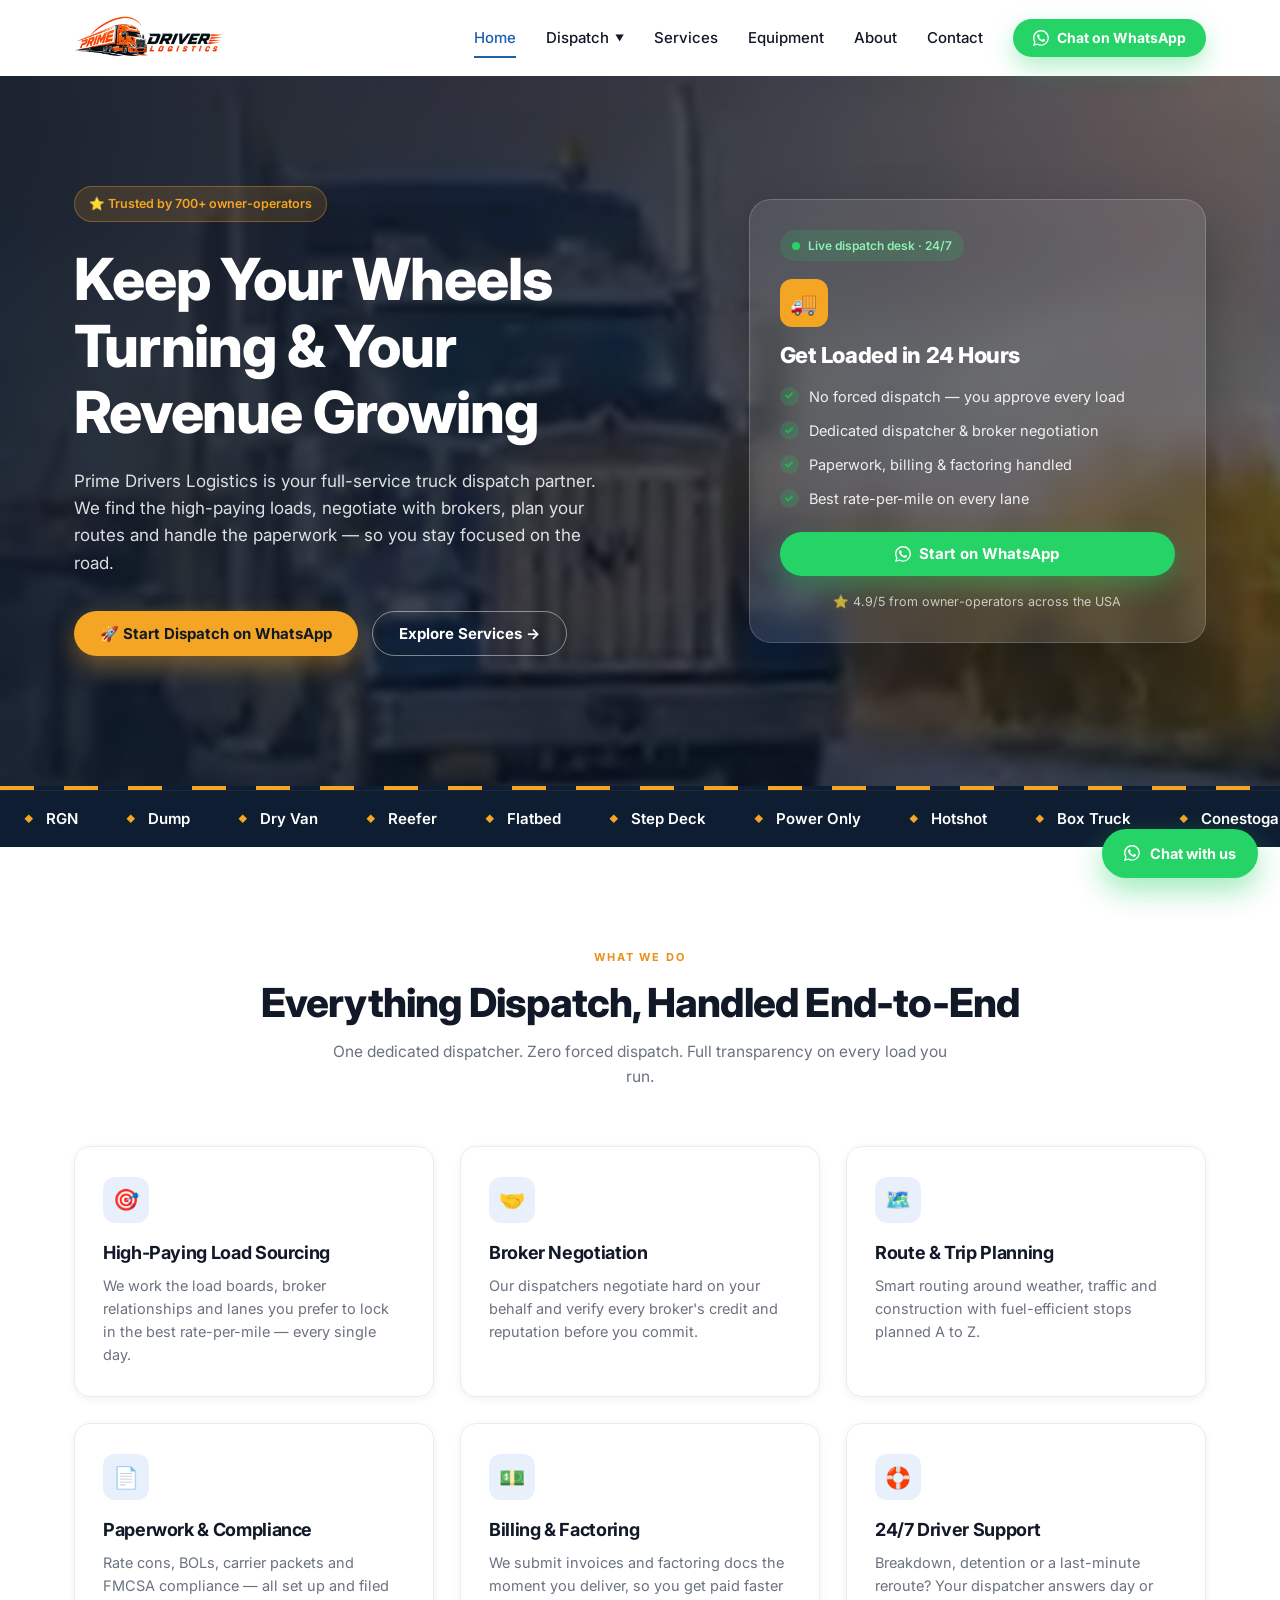
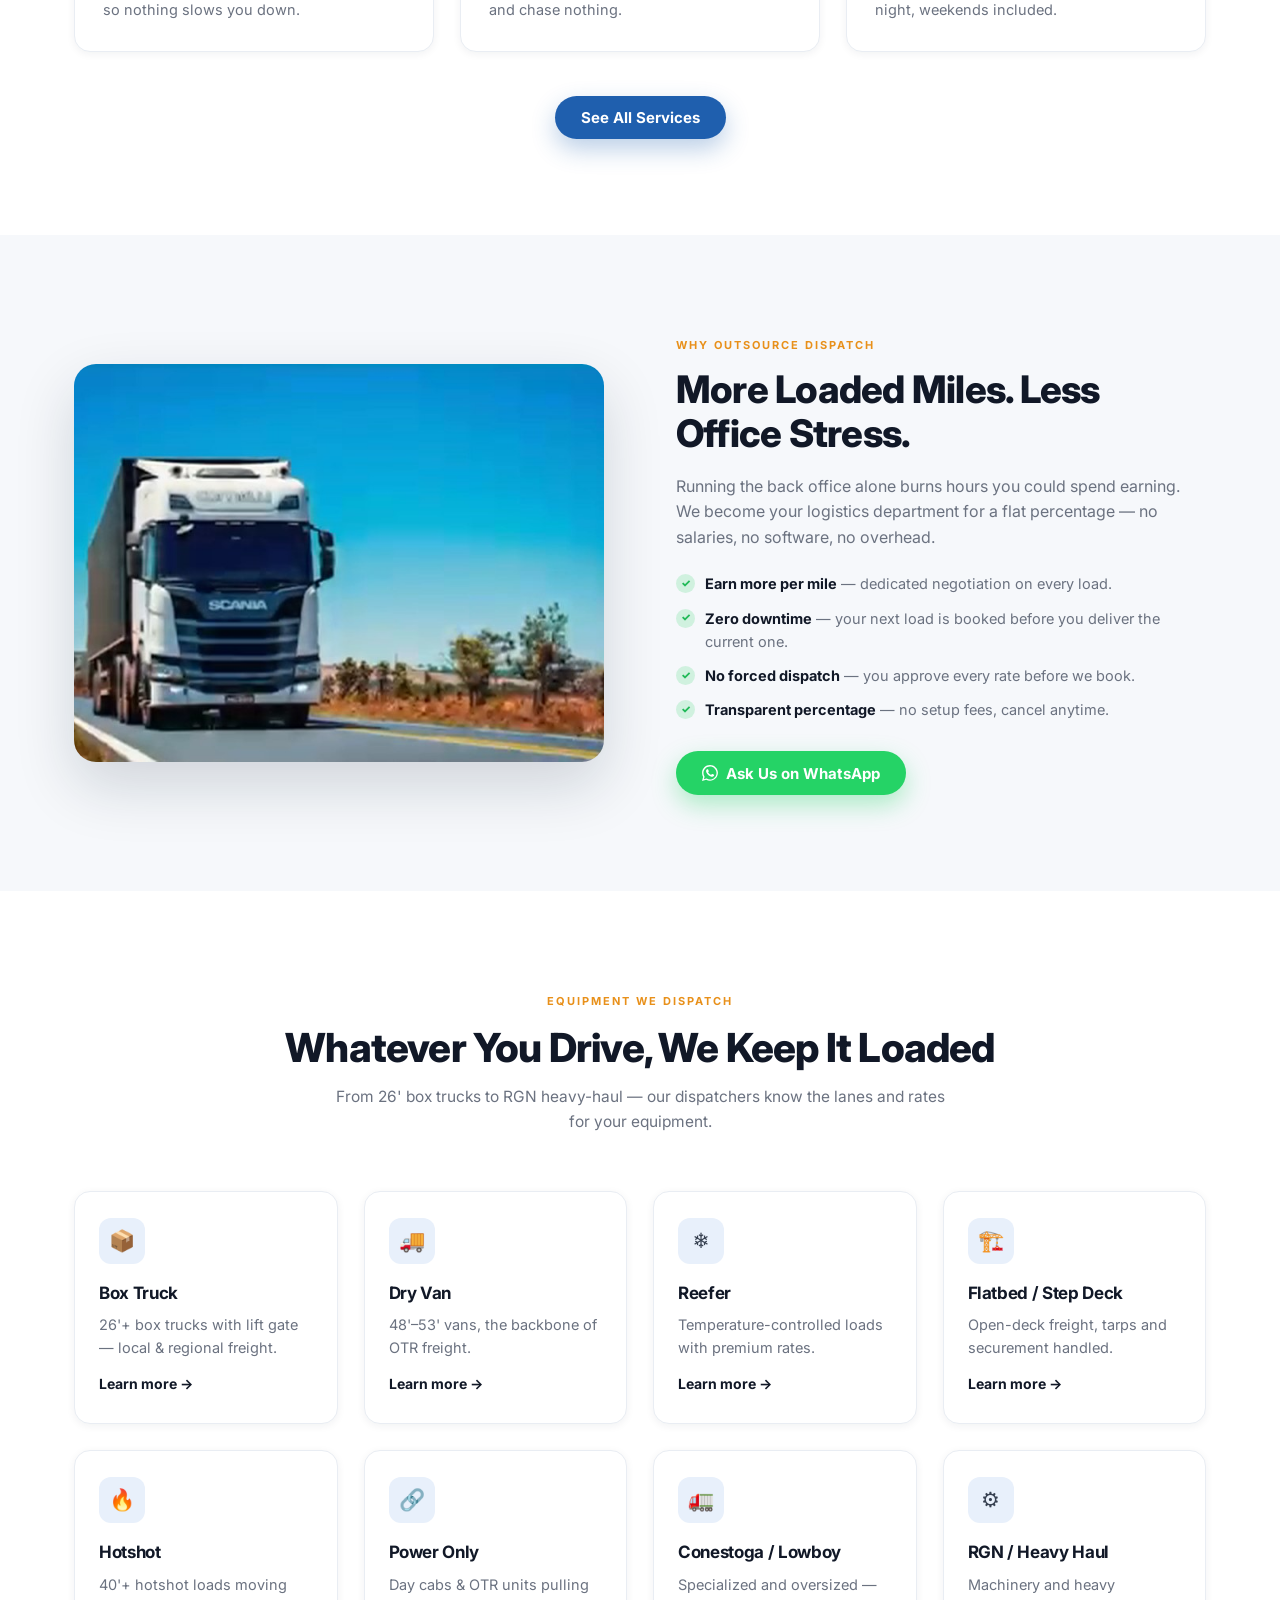
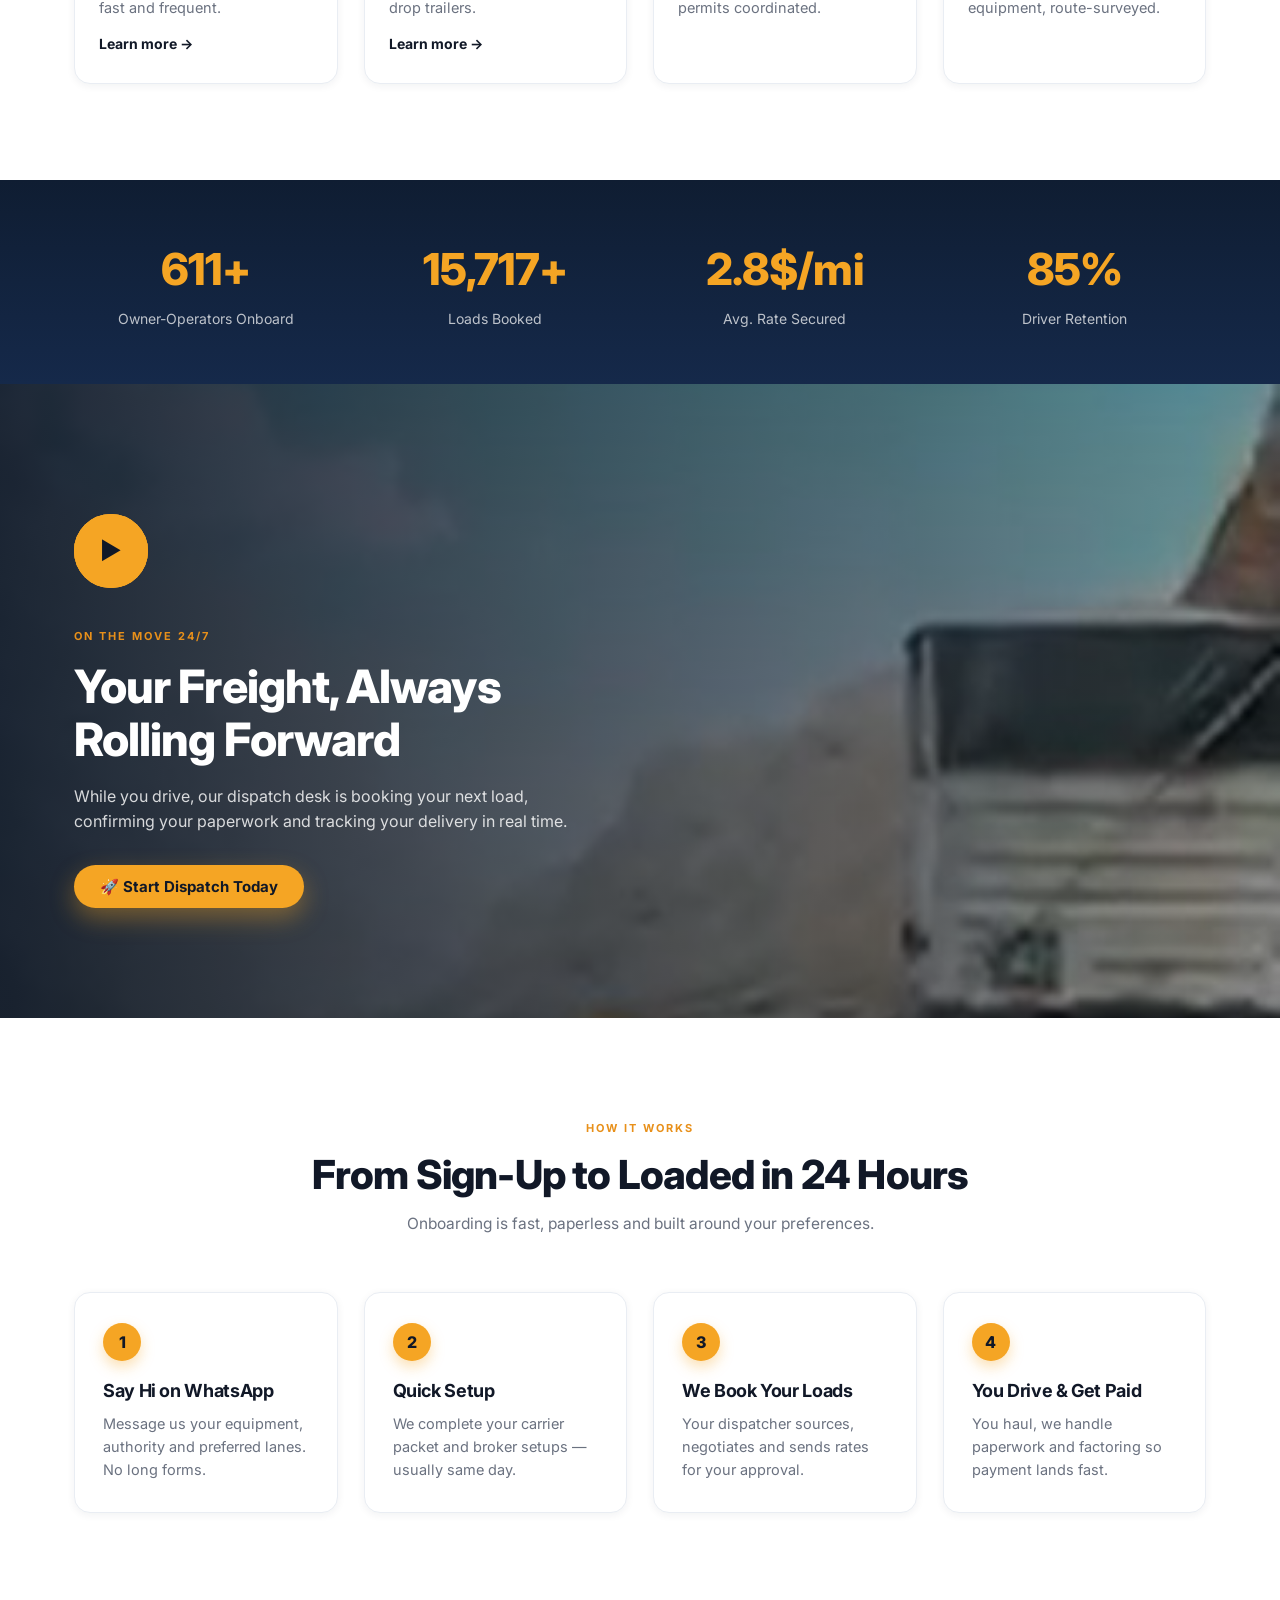
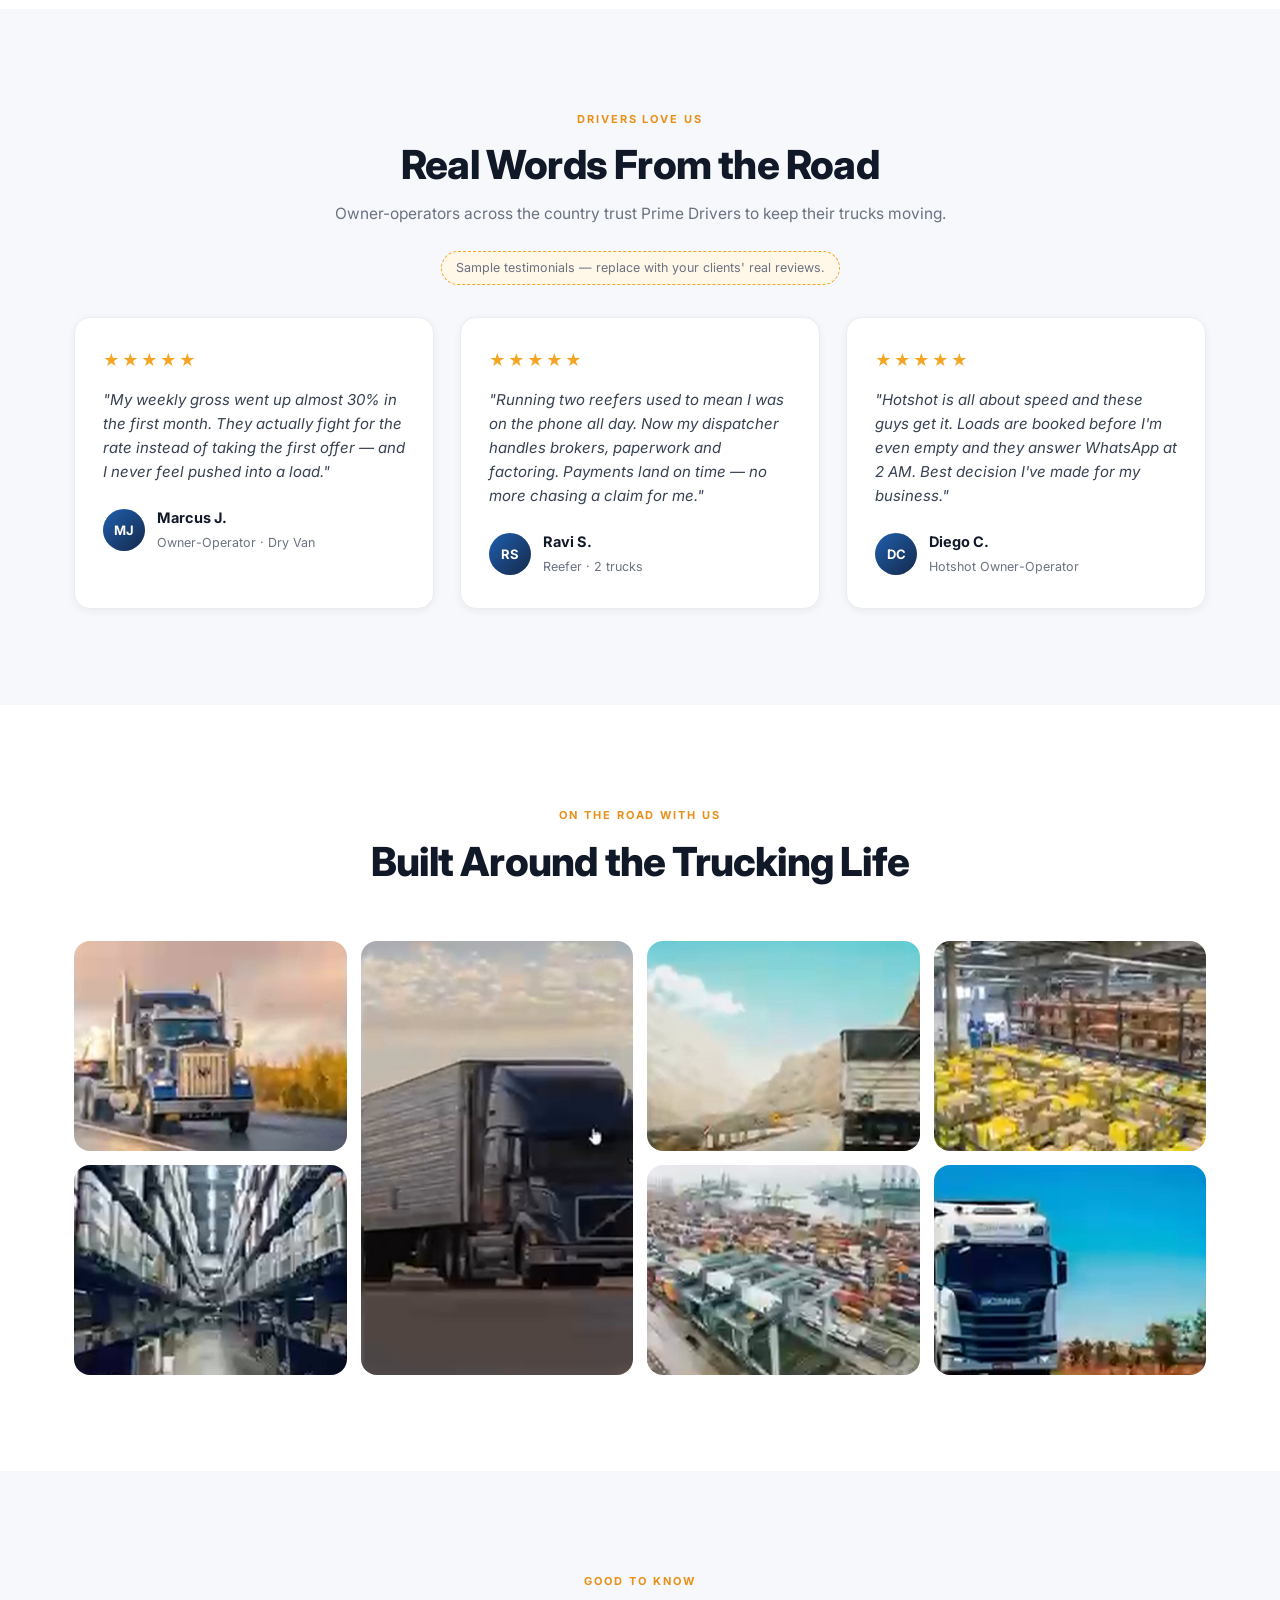
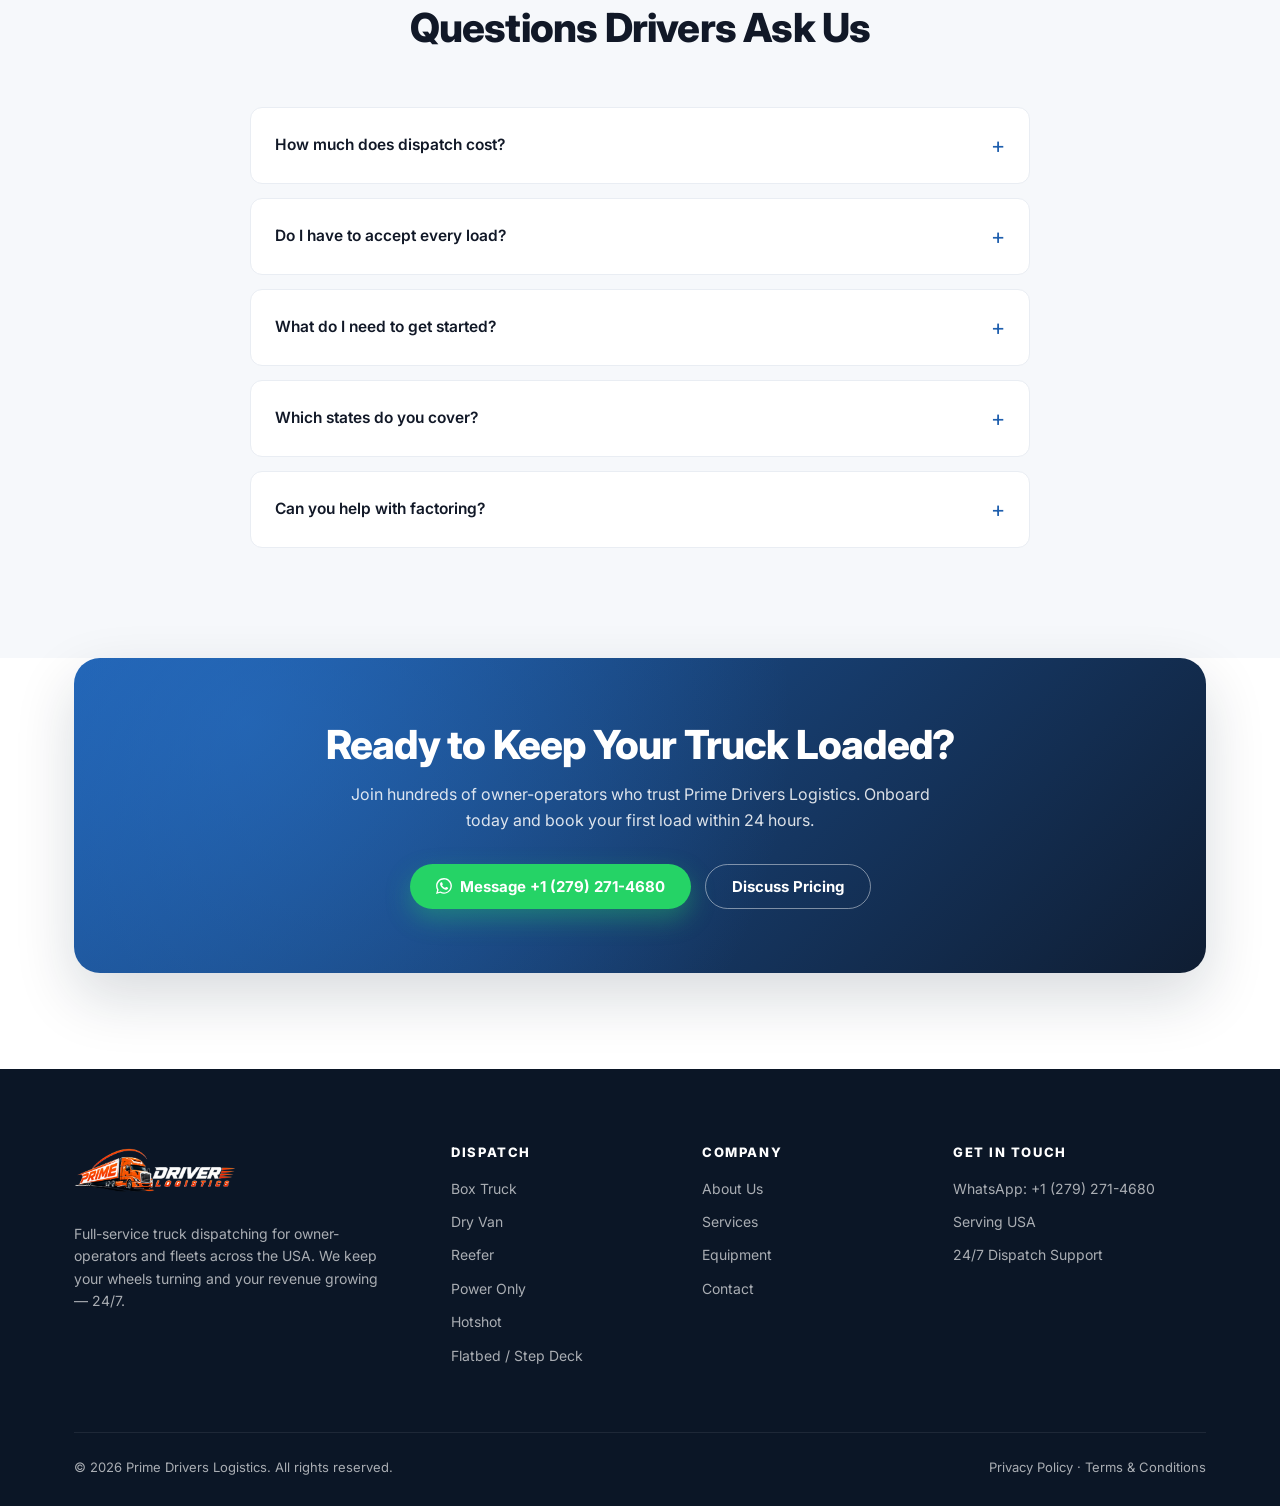
<file: index.html>
﻿<!DOCTYPE html>
<html lang="en">
<head>
<meta charset="UTF-8">
<meta name="viewport" content="width=device-width, initial-scale=1.0">
<title>Prime Drivers Logistics | Truck Dispatch Services USA</title>
<meta name="description" content="Full-service truck dispatch for owner-operators. High-paying loads, broker negotiation, paperwork and 24/7 support.">
<link rel="icon" href="data:image/svg+xml,<svg xmlns=%22http://www.w3.org/2000/svg%22 viewBox=%220 0 100 100%22><text y=%22.9em%22 font-size=%2290%22>🚛</text></svg>">
<link rel="preconnect" href="https://fonts.googleapis.com">
<link rel="preconnect" href="https://fonts.gstatic.com" crossorigin>
<link href="https://fonts.googleapis.com/css2?family=Inter:wght@400;500;600;700;800&display=swap" rel="stylesheet">
<link rel="stylesheet" href="css/style.css">
</head>
<body>
<div id="loader"><div class="loader-inner"><div class="loader-truck">🚛</div><div class="loader-bar"><span></span></div></div></div>
<header class="header">
  <div class="scroll-progress"></div>
  <div class="container">
        <a href="index.html" class="logo" aria-label="Prime Drivers Logistics home">
      <img src="images/logo.png" alt="Prime Drivers Logistics" class="logo-img" />
    </a>
    <nav class="nav" aria-label="Main">
      <ul>
        <li><a href="index.html" class="nav-link active">Home</a></li>
        <li class="has-dropdown">
          <a href="#" class="nav-link">Dispatch <span class="caret">▼</span></a>
          <div class="dropdown">
            <a href="dispatch-box-truck.html"><span>📦</span>Box Truck</a>
            <a href="dispatch-dry-van.html"><span>🚚</span>Dry Van</a>
            <a href="dispatch-reefer.html"><span>❄️</span>Reefer</a>
            <a href="dispatch-power-only.html"><span>🔗</span>Power Only</a>
            <a href="dispatch-hotshot.html"><span>🔥</span>Hotshot</a>
            <a href="dispatch-flatbed.html"><span>🏗️</span>Flatbed / Step Deck</a>
          </div>
        </li>
        <li><a href="services.html" class="nav-link">Services</a></li>
        <li><a href="equipment.html" class="nav-link">Equipment</a></li>
        <li><a href="about.html" class="nav-link">About</a></li>
        <li><a href="contact.html" class="nav-link">Contact</a></li>
      </ul>
      <a href="https://wa.me/12792714680?text=Hi%20Prime%20Drivers,%20I%27d%20like%20to%20start%20dispatch" target="_blank" rel="noopener" class="btn btn-wa btn-sm"><svg class="wa-ico" viewBox="0 0 24 24" fill="currentColor" aria-hidden="true"><path d="M17.5 14.4c-.3-.1-1.8-.9-2-1-.3-.1-.5-.1-.7.1-.2.3-.8 1-.9 1.2-.2.2-.3.2-.6.1-.3-.1-1.2-.5-2.4-1.5-.9-.8-1.5-1.8-1.6-2.1-.2-.3 0-.5.1-.6l.4-.5c.2-.2.2-.3.3-.5.1-.2 0-.4 0-.5l-.9-2.2c-.2-.6-.5-.5-.7-.5h-.6c-.2 0-.5.1-.8.4-.3.3-1 1-1 2.5s1.1 2.9 1.2 3.1c.1.2 2.1 3.2 5.1 4.5.7.3 1.3.5 1.7.6.7.2 1.4.2 1.9.1.6-.1 1.8-.7 2-1.4.2-.7.2-1.3.2-1.4-.1-.2-.3-.3-.6-.4zM12 21.8c-1.8 0-3.5-.5-5-1.4l-.4-.2-3.7 1 1-3.6-.2-.4C2.7 15.6 2.2 13.8 2.2 12 2.2 6.6 6.6 2.2 12 2.2c2.6 0 5.1 1 6.9 2.9 1.8 1.8 2.9 4.3 2.9 6.9 0 5.4-4.4 9.8-9.8 9.8zm8.4-18.2C18.1 1.3 15.2.1 12 .1 5.5.1.1 5.4.1 12c0 2.1.5 4.1 1.6 5.9L0 24l6.3-1.7c1.7.9 3.7 1.4 5.7 1.4 6.6 0 11.9-5.4 11.9-11.9 0-3.2-1.2-6.2-3.5-8.2z"/></svg> Chat on WhatsApp</a>
    </nav>
    <button class="menu-toggle" aria-label="Open menu"><span></span></button>
  </div>
</header>

<section class="hero">
  <div class="container">
    <div class="reveal">
      <span class="badge">⭐ Trusted by 700+ owner-operators</span>
      <h1>Keep Your Wheels Turning &amp; Your Revenue Growing</h1>
      <p class="lead">Prime Drivers Logistics is your full-service truck dispatch partner. We find the high-paying loads, negotiate with brokers, plan your routes and handle the paperwork — so you stay focused on the road.</p>
      <div class="btn-row">
        <a href="https://wa.me/12792714680?text=Hi%20Prime%20Drivers,%20I%27d%20like%20to%20start%20dispatch" target="_blank" rel="noopener" class="btn btn-amber">🚀 Start Dispatch on WhatsApp</a>
        <a href="services.html" class="btn btn-ghost">Explore Services →</a>
      </div>
    </div>
    <div class="glass-card reveal">
      <span class="live-pill"><i></i>Live dispatch desk · 24/7</span>
      <div class="glass-icon">🚚</div>
      <h3>Get Loaded in 24 Hours</h3>
      <ul class="check-list">
        <li>No forced dispatch — you approve every load</li>
        <li>Dedicated dispatcher &amp; broker negotiation</li>
        <li>Paperwork, billing &amp; factoring handled</li>
        <li>Best rate-per-mile on every lane</li>
      </ul>
      <a href="https://wa.me/12792714680?text=Hi%20Prime%20Drivers,%20I%27d%20like%20to%20get%20loaded" target="_blank" rel="noopener" class="btn btn-wa btn-block"><svg class="wa-ico" viewBox="0 0 24 24" fill="currentColor" aria-hidden="true"><path d="M17.5 14.4c-.3-.1-1.8-.9-2-1-.3-.1-.5-.1-.7.1-.2.3-.8 1-.9 1.2-.2.2-.3.2-.6.1-.3-.1-1.2-.5-2.4-1.5-.9-.8-1.5-1.8-1.6-2.1-.2-.3 0-.5.1-.6l.4-.5c.2-.2.2-.3.3-.5.1-.2 0-.4 0-.5l-.9-2.2c-.2-.6-.5-.5-.7-.5h-.6c-.2 0-.5.1-.8.4-.3.3-1 1-1 2.5s1.1 2.9 1.2 3.1c.1.2 2.1 3.2 5.1 4.5.7.3 1.3.5 1.7.6.7.2 1.4.2 1.9.1.6-.1 1.8-.7 2-1.4.2-.7.2-1.3.2-1.4-.1-.2-.3-.3-.6-.4zM12 21.8c-1.8 0-3.5-.5-5-1.4l-.4-.2-3.7 1 1-3.6-.2-.4C2.7 15.6 2.2 13.8 2.2 12 2.2 6.6 6.6 2.2 12 2.2c2.6 0 5.1 1 6.9 2.9 1.8 1.8 2.9 4.3 2.9 6.9 0 5.4-4.4 9.8-9.8 9.8zm8.4-18.2C18.1 1.3 15.2.1 12 .1 5.5.1.1 5.4.1 12c0 2.1.5 4.1 1.6 5.9L0 24l6.3-1.7c1.7.9 3.7 1.4 5.7 1.4 6.6 0 11.9-5.4 11.9-11.9 0-3.2-1.2-6.2-3.5-8.2z"/></svg> Start on WhatsApp</a>
      <p class="rating">⭐ 4.9/5 from owner-operators across the USA</p>
    </div>
  </div>
</section>
<div class="road-wrap"><div class="road"></div></div>
<div class="ticker"><div class="ticker-track"><span>RGN</span><span>Dump</span><span>Dry Van</span><span>Reefer</span><span>Flatbed</span><span>Step Deck</span><span>Power Only</span><span>Hotshot</span><span>Box Truck</span><span>Conestoga</span><span>Lowboy</span></div></div>

<section class="section">
  <div class="container">
    <div class="section-head center reveal">
      <span class="eyebrow">What We Do</span>
      <h2 class="section-title">Everything Dispatch, Handled End-to-End</h2>
      <p class="section-sub">One dedicated dispatcher. Zero forced dispatch. Full transparency on every load you run.</p>
    </div>
    <div class="grid grid-3">
      <div class="card  reveal">
        <div class="card-icon">🎯</div>
        <h3>High-Paying Load Sourcing</h3>
        <p>We work the load boards, broker relationships and lanes you prefer to lock in the best rate-per-mile — every single day.</p>
      </div>
      <div class="card  reveal">
        <div class="card-icon">🤝</div>
        <h3>Broker Negotiation</h3>
        <p>Our dispatchers negotiate hard on your behalf and verify every broker's credit and reputation before you commit.</p>
      </div>
      <div class="card  reveal">
        <div class="card-icon">🗺️</div>
        <h3>Route &amp; Trip Planning</h3>
        <p>Smart routing around weather, traffic and construction with fuel-efficient stops planned A to Z.</p>
      </div>
      <div class="card  reveal">
        <div class="card-icon">📄</div>
        <h3>Paperwork &amp; Compliance</h3>
        <p>Rate cons, BOLs, carrier packets and FMCSA compliance — all set up and filed so nothing slows you down.</p>
      </div>
      <div class="card  reveal">
        <div class="card-icon">💵</div>
        <h3>Billing &amp; Factoring</h3>
        <p>We submit invoices and factoring docs the moment you deliver, so you get paid faster and chase nothing.</p>
      </div>
      <div class="card  reveal">
        <div class="card-icon">🛟</div>
        <h3>24/7 Driver Support</h3>
        <p>Breakdown, detention or a last-minute reroute? Your dispatcher answers day or night, weekends included.</p>
      </div>
    </div>
    <div class="center" style="margin-top:44px"><a href="services.html" class="btn btn-blue">See All Services</a></div>
  </div>
</section>
<section class="section soft">
  <div class="container split">
    <div class="split-media reveal reveal-left">
      <img src="images/scania.jpg" alt="Semi truck on a highway" loading="lazy">
    </div>
    <div class="reveal reveal-right">
      <span class="eyebrow">Why Outsource Dispatch</span>
      <h2>More Loaded Miles. Less Office Stress.</h2>
      <p>Running the back office alone burns hours you could spend earning. We become your logistics department for a flat percentage — no salaries, no software, no overhead.</p>
      <ul class="check-list"><li><span><strong>Earn more per mile</strong> — dedicated negotiation on every load.</span></li><li><span><strong>Zero downtime</strong> — your next load is booked before you deliver the current one.</span></li><li><span><strong>No forced dispatch</strong> — you approve every rate before we book.</span></li><li><span><strong>Transparent percentage</strong> — no setup fees, cancel anytime.</span></li></ul>
      <a href="https://wa.me/12792714680?text=Hi%20Prime%20Drivers,%20I%20have%20a%20question" target="_blank" rel="noopener" class="btn btn-wa"><svg class="wa-ico" viewBox="0 0 24 24" fill="currentColor" aria-hidden="true"><path d="M17.5 14.4c-.3-.1-1.8-.9-2-1-.3-.1-.5-.1-.7.1-.2.3-.8 1-.9 1.2-.2.2-.3.2-.6.1-.3-.1-1.2-.5-2.4-1.5-.9-.8-1.5-1.8-1.6-2.1-.2-.3 0-.5.1-.6l.4-.5c.2-.2.2-.3.3-.5.1-.2 0-.4 0-.5l-.9-2.2c-.2-.6-.5-.5-.7-.5h-.6c-.2 0-.5.1-.8.4-.3.3-1 1-1 2.5s1.1 2.9 1.2 3.1c.1.2 2.1 3.2 5.1 4.5.7.3 1.3.5 1.7.6.7.2 1.4.2 1.9.1.6-.1 1.8-.7 2-1.4.2-.7.2-1.3.2-1.4-.1-.2-.3-.3-.6-.4zM12 21.8c-1.8 0-3.5-.5-5-1.4l-.4-.2-3.7 1 1-3.6-.2-.4C2.7 15.6 2.2 13.8 2.2 12 2.2 6.6 6.6 2.2 12 2.2c2.6 0 5.1 1 6.9 2.9 1.8 1.8 2.9 4.3 2.9 6.9 0 5.4-4.4 9.8-9.8 9.8zm8.4-18.2C18.1 1.3 15.2.1 12 .1 5.5.1.1 5.4.1 12c0 2.1.5 4.1 1.6 5.9L0 24l6.3-1.7c1.7.9 3.7 1.4 5.7 1.4 6.6 0 11.9-5.4 11.9-11.9 0-3.2-1.2-6.2-3.5-8.2z"/></svg> Ask Us on WhatsApp</a>
    </div>
  </div>
</section>

<section class="section">
  <div class="container">
    <div class="section-head center reveal">
      <span class="eyebrow">Equipment We Dispatch</span>
      <h2 class="section-title">Whatever You Drive, We Keep It Loaded</h2>
      <p class="section-sub">From 26' box trucks to RGN heavy-haul — our dispatchers know the lanes and rates for your equipment.</p>
    </div>
    <div class="grid grid-4">
      <div class="card equip-card reveal">
        <div class="card-icon">📦</div>
        <h3>Box Truck</h3>
        <p>26'+ box trucks with lift gate — local &amp; regional freight.</p><a class="card-link" href="dispatch-box-truck.html">Learn more →</a>
      </div>
      <div class="card equip-card reveal">
        <div class="card-icon">🚚</div>
        <h3>Dry Van</h3>
        <p>48'–53' vans, the backbone of OTR freight.</p><a class="card-link" href="dispatch-dry-van.html">Learn more →</a>
      </div>
      <div class="card equip-card reveal">
        <div class="card-icon">❄️</div>
        <h3>Reefer</h3>
        <p>Temperature-controlled loads with premium rates.</p><a class="card-link" href="dispatch-reefer.html">Learn more →</a>
      </div>
      <div class="card equip-card reveal">
        <div class="card-icon">🏗️</div>
        <h3>Flatbed / Step Deck</h3>
        <p>Open-deck freight, tarps and securement handled.</p><a class="card-link" href="dispatch-flatbed.html">Learn more →</a>
      </div>
      <div class="card equip-card reveal">
        <div class="card-icon">🔥</div>
        <h3>Hotshot</h3>
        <p>40'+ hotshot loads moving fast and frequent.</p><a class="card-link" href="dispatch-hotshot.html">Learn more →</a>
      </div>
      <div class="card equip-card reveal">
        <div class="card-icon">🔗</div>
        <h3>Power Only</h3>
        <p>Day cabs &amp; OTR units pulling drop trailers.</p><a class="card-link" href="dispatch-power-only.html">Learn more →</a>
      </div>
      <div class="card equip-card reveal">
        <div class="card-icon">🚛</div>
        <h3>Conestoga / Lowboy</h3>
        <p>Specialized and oversized — permits coordinated.</p>
      </div>
      <div class="card equip-card reveal">
        <div class="card-icon">⚙️</div>
        <h3>RGN / Heavy Haul</h3>
        <p>Machinery and heavy equipment, route-surveyed.</p>
      </div>
    </div>
  </div>
</section>

<section class="stats">
  <div class="container grid grid-4">
    <div class="reveal"><div class="stat-num" data-count="618" data-suffix="+">0</div><div class="stat-label">Owner-Operators Onboard</div></div>
    <div class="reveal"><div class="stat-num" data-count="15891" data-suffix="+">0</div><div class="stat-label">Loads Booked</div></div>
    <div class="reveal"><div class="stat-num" data-count="2.8" data-suffix="$/mi">0</div><div class="stat-label">Avg. Rate Secured</div></div>
    <div class="reveal"><div class="stat-num" data-count="86" data-suffix="%">0</div><div class="stat-label">Driver Retention</div></div>
  </div>
</section>

<section class="video-band">
  <div class="container reveal">
    <button class="play-btn" data-video="YOUR_YOUTUBE_EMBED_URL" aria-label="Play video">▶</button>
    <span class="eyebrow">On the Move 24/7</span>
    <h2>Your Freight, Always Rolling Forward</h2>
    <p>While you drive, our dispatch desk is booking your next load, confirming your paperwork and tracking your delivery in real time.</p>
    <a href="https://wa.me/12792714680?text=Hi%20Prime%20Drivers,%20I%27d%20like%20to%20start%20dispatch" target="_blank" rel="noopener" class="btn btn-amber">🚀 Start Dispatch Today</a>
  </div>
</section>

<section class="section">
  <div class="container">
    <div class="section-head center reveal">
      <span class="eyebrow">How It Works</span>
      <h2 class="section-title">From Sign-Up to Loaded in 24 Hours</h2>
      <p class="section-sub">Onboarding is fast, paperless and built around your preferences.</p>
    </div>
    <div class="grid grid-4">
      <div class="card step reveal">
        <div class="step-num">1</div>
        <h3>Say Hi on WhatsApp</h3>
        <p>Message us your equipment, authority and preferred lanes. No long forms.</p>
      </div>
      <div class="card step reveal">
        <div class="step-num">2</div>
        <h3>Quick Setup</h3>
        <p>We complete your carrier packet and broker setups — usually same day.</p>
      </div>
      <div class="card step reveal">
        <div class="step-num">3</div>
        <h3>We Book Your Loads</h3>
        <p>Your dispatcher sources, negotiates and sends rates for your approval.</p>
      </div>
      <div class="card step reveal">
        <div class="step-num">4</div>
        <h3>You Drive &amp; Get Paid</h3>
        <p>You haul, we handle paperwork and factoring so payment lands fast.</p>
      </div>
    </div>
  </div>
</section>

<section class="section soft">
  <div class="container">
    <div class="section-head center reveal">
      <span class="eyebrow">Drivers Love Us</span>
      <h2 class="section-title">Real Words From the Road</h2>
      <p class="section-sub">Owner-operators across the country trust Prime Drivers to keep their trucks moving.</p>
    </div>
    <p class="sample-note">Sample testimonials — replace with your clients' real reviews.</p>
    <div class="grid grid-3">
      <div class="card testi reveal">
        <div class="stars">★★★★★</div>
        <blockquote>"My weekly gross went up almost 30% in the first month. They actually fight for the rate instead of taking the first offer — and I never feel pushed into a load."</blockquote>
        <div class="person"><span class="avatar">MJ</span><div><strong>Marcus J.</strong><small>Owner-Operator · Dry Van</small></div></div>
      </div>
      <div class="card testi reveal">
        <div class="stars">★★★★★</div>
        <blockquote>"Running two reefers used to mean I was on the phone all day. Now my dispatcher handles brokers, paperwork and factoring. Payments land on time — no more chasing a claim for me."</blockquote>
        <div class="person"><span class="avatar">RS</span><div><strong>Ravi S.</strong><small>Reefer · 2 trucks</small></div></div>
      </div>
      <div class="card testi reveal">
        <div class="stars">★★★★★</div>
        <blockquote>"Hotshot is all about speed and these guys get it. Loads are booked before I'm even empty and they answer WhatsApp at 2 AM. Best decision I've made for my business."</blockquote>
        <div class="person"><span class="avatar">DC</span><div><strong>Diego C.</strong><small>Hotshot Owner-Operator</small></div></div>
      </div>
    </div>
  </div>
</section>

<section class="section">
  <div class="container">
    <div class="section-head center reveal">
      <span class="eyebrow">On the Road With Us</span>
      <h2 class="section-title">Built Around the Trucking Life</h2>
      
    </div>
    <div class="gallery reveal">
      <figure><img src="images/gallery-1.jpg" alt="Semi truck on a wet highway at sunset" loading="lazy"></figure>
      <figure class="tall"><img src="images/gallery-2.jpg" alt="Dark semi truck on the road" loading="lazy"></figure>
      <figure><img src="images/gallery-3.jpg" alt="Truck on a mountain road" loading="lazy"></figure>
      <figure><img src="images/gallery-4.jpg" alt="Distribution warehouse" loading="lazy"></figure>
      <figure><img src="images/gallery-5.jpg" alt="Warehouse aisle" loading="lazy"></figure>
      <figure><img src="images/gallery-7.jpg" alt="Container port from above" loading="lazy"></figure>
      <figure><img src="images/gallery-8.jpg" alt="White truck on a highway" loading="lazy"></figure>
    </div>
  </div>
</section>

<section class="section soft">
  <div class="container">
    <div class="section-head center reveal">
      <span class="eyebrow">Good to Know</span>
      <h2 class="section-title">Questions Drivers Ask Us</h2>
      
    </div>
    <div class="faq">
      <div class="faq-item reveal">
        <button class="faq-q" aria-expanded="false">How much does dispatch cost?<span class="plus">+</span></button>
        <div class="faq-a"><p>We charge a flat percentage of the gross load rate — no setup fees, no hidden charges and no long-term contracts. Message us on WhatsApp for a quote tailored to your truck.</p></div>
      </div>
      <div class="faq-item reveal">
        <button class="faq-q" aria-expanded="false">Do I have to accept every load?<span class="plus">+</span></button>
        <div class="faq-a"><p>Never. There's no forced dispatch. We send you the details and rate of every load and you approve it before we book.</p></div>
      </div>
      <div class="faq-item reveal">
        <button class="faq-q" aria-expanded="false">What do I need to get started?<span class="plus">+</span></button>
        <div class="faq-a"><p>Your active MC/DOT authority, a current certificate of insurance (COI), your W-9 and your equipment details. That's it.</p></div>
      </div>
      <div class="faq-item reveal">
        <button class="faq-q" aria-expanded="false">Which states do you cover?<span class="plus">+</span></button>
        <div class="faq-a"><p>All 48 contiguous states. We plan lanes around your home time — local, regional or OTR.</p></div>
      </div>
      <div class="faq-item reveal">
        <button class="faq-q" aria-expanded="false">Can you help with factoring?<span class="plus">+</span></button>
        <div class="faq-a"><p>Yes. We work with trusted factoring partners and submit your paperwork right after delivery so you get paid fast.</p></div>
      </div>
    </div>
  </div>
</section>
<div class="soft"><section class="cta-wrap">
  <div class="container">
    <div class="cta reveal">
      <h2>Ready to Keep Your Truck Loaded?</h2>
      <p>Join hundreds of owner-operators who trust Prime Drivers Logistics. Onboard today and book your first load within 24 hours.</p>
      <div class="btn-row">
        <a href="https://wa.me/12792714680?text=Hi%20Prime%20Drivers,%20I%27m%20ready%20to%20get%20loaded" target="_blank" rel="noopener" class="btn btn-wa"><svg class="wa-ico" viewBox="0 0 24 24" fill="currentColor" aria-hidden="true"><path d="M17.5 14.4c-.3-.1-1.8-.9-2-1-.3-.1-.5-.1-.7.1-.2.3-.8 1-.9 1.2-.2.2-.3.2-.6.1-.3-.1-1.2-.5-2.4-1.5-.9-.8-1.5-1.8-1.6-2.1-.2-.3 0-.5.1-.6l.4-.5c.2-.2.2-.3.3-.5.1-.2 0-.4 0-.5l-.9-2.2c-.2-.6-.5-.5-.7-.5h-.6c-.2 0-.5.1-.8.4-.3.3-1 1-1 2.5s1.1 2.9 1.2 3.1c.1.2 2.1 3.2 5.1 4.5.7.3 1.3.5 1.7.6.7.2 1.4.2 1.9.1.6-.1 1.8-.7 2-1.4.2-.7.2-1.3.2-1.4-.1-.2-.3-.3-.6-.4zM12 21.8c-1.8 0-3.5-.5-5-1.4l-.4-.2-3.7 1 1-3.6-.2-.4C2.7 15.6 2.2 13.8 2.2 12 2.2 6.6 6.6 2.2 12 2.2c2.6 0 5.1 1 6.9 2.9 1.8 1.8 2.9 4.3 2.9 6.9 0 5.4-4.4 9.8-9.8 9.8zm8.4-18.2C18.1 1.3 15.2.1 12 .1 5.5.1.1 5.4.1 12c0 2.1.5 4.1 1.6 5.9L0 24l6.3-1.7c1.7.9 3.7 1.4 5.7 1.4 6.6 0 11.9-5.4 11.9-11.9 0-3.2-1.2-6.2-3.5-8.2z"/></svg> Message +1 (279) 271-4680</a>
        <a href="https://wa.me/12792714680?text=Hi,%20I%27d%20like%20to%20discuss%20dispatch%20pricing" target="_blank" rel="noopener" class="btn btn-ghost">Discuss Pricing</a>
      </div>
    </div>
  </div>
</section>
</div>
<footer class="footer">
  <div class="container">
    <div class="footer-grid">
      <div class="footer-about">
                <a href="index.html" class="logo" aria-label="Prime Drivers Logistics home">
          <img src="images/logo-white.png" alt="Prime Drivers Logistics" class="logo-img footer-logo" />
        </a>
        <p>Full-service truck dispatching for owner-operators and fleets across the USA. We keep your wheels turning and your revenue growing — 24/7.</p>
      </div>
      <div>
        <h4>Dispatch</h4>
        <ul>
          <li><a href="dispatch-box-truck.html">Box Truck</a></li>
          <li><a href="dispatch-dry-van.html">Dry Van</a></li>
          <li><a href="dispatch-reefer.html">Reefer</a></li>
          <li><a href="dispatch-power-only.html">Power Only</a></li>
          <li><a href="dispatch-hotshot.html">Hotshot</a></li>
          <li><a href="dispatch-flatbed.html">Flatbed / Step Deck</a></li>
        </ul>
      </div>
      <div>
        <h4>Company</h4>
        <ul>
          <li><a href="about.html">About Us</a></li>
          <li><a href="services.html">Services</a></li>
          <li><a href="equipment.html">Equipment</a></li>
          <li><a href="contact.html">Contact</a></li>
        </ul>
      </div>
      <div>
        <h4>Get in Touch</h4>
        <ul>
          <li><a href="https://wa.me/12792714680" target="_blank" rel="noopener">WhatsApp: +1 (279) 271-4680</a></li>
          <li>Serving USA</li>
          <li>24/7 Dispatch Support</li>
        </ul>
      </div>
    </div>
    <div class="footer-bottom">
      <span>© 2026 Prime Drivers Logistics. All rights reserved.</span>
      <span><a href="#">Privacy Policy</a> · <a href="#">Terms &amp; Conditions</a></span>
    </div>
  </div>
</footer>

<a href="https://wa.me/12792714680?text=Hi%20Prime%20Drivers!" target="_blank" rel="noopener" class="float-chat" aria-label="Chat with us on WhatsApp"><svg class="wa-ico" viewBox="0 0 24 24" fill="currentColor" aria-hidden="true"><path d="M17.5 14.4c-.3-.1-1.8-.9-2-1-.3-.1-.5-.1-.7.1-.2.3-.8 1-.9 1.2-.2.2-.3.2-.6.1-.3-.1-1.2-.5-2.4-1.5-.9-.8-1.5-1.8-1.6-2.1-.2-.3 0-.5.1-.6l.4-.5c.2-.2.2-.3.3-.5.1-.2 0-.4 0-.5l-.9-2.2c-.2-.6-.5-.5-.7-.5h-.6c-.2 0-.5.1-.8.4-.3.3-1 1-1 2.5s1.1 2.9 1.2 3.1c.1.2 2.1 3.2 5.1 4.5.7.3 1.3.5 1.7.6.7.2 1.4.2 1.9.1.6-.1 1.8-.7 2-1.4.2-.7.2-1.3.2-1.4-.1-.2-.3-.3-.6-.4zM12 21.8c-1.8 0-3.5-.5-5-1.4l-.4-.2-3.7 1 1-3.6-.2-.4C2.7 15.6 2.2 13.8 2.2 12 2.2 6.6 6.6 2.2 12 2.2c2.6 0 5.1 1 6.9 2.9 1.8 1.8 2.9 4.3 2.9 6.9 0 5.4-4.4 9.8-9.8 9.8zm8.4-18.2C18.1 1.3 15.2.1 12 .1 5.5.1.1 5.4.1 12c0 2.1.5 4.1 1.6 5.9L0 24l6.3-1.7c1.7.9 3.7 1.4 5.7 1.4 6.6 0 11.9-5.4 11.9-11.9 0-3.2-1.2-6.2-3.5-8.2z"/></svg><span>Chat with us</span></a>
<div class="modal" id="videoModal" role="dialog" aria-modal="true" aria-label="Video">
  <div class="modal-box">
    <button class="modal-close" aria-label="Close">×</button>
    <iframe src="" title="Prime Drivers video" allow="autoplay; encrypted-media; fullscreen" allowfullscreen></iframe>
  </div>
</div>
<script src="js/main.js"></script>
</body>
</html>
</file>
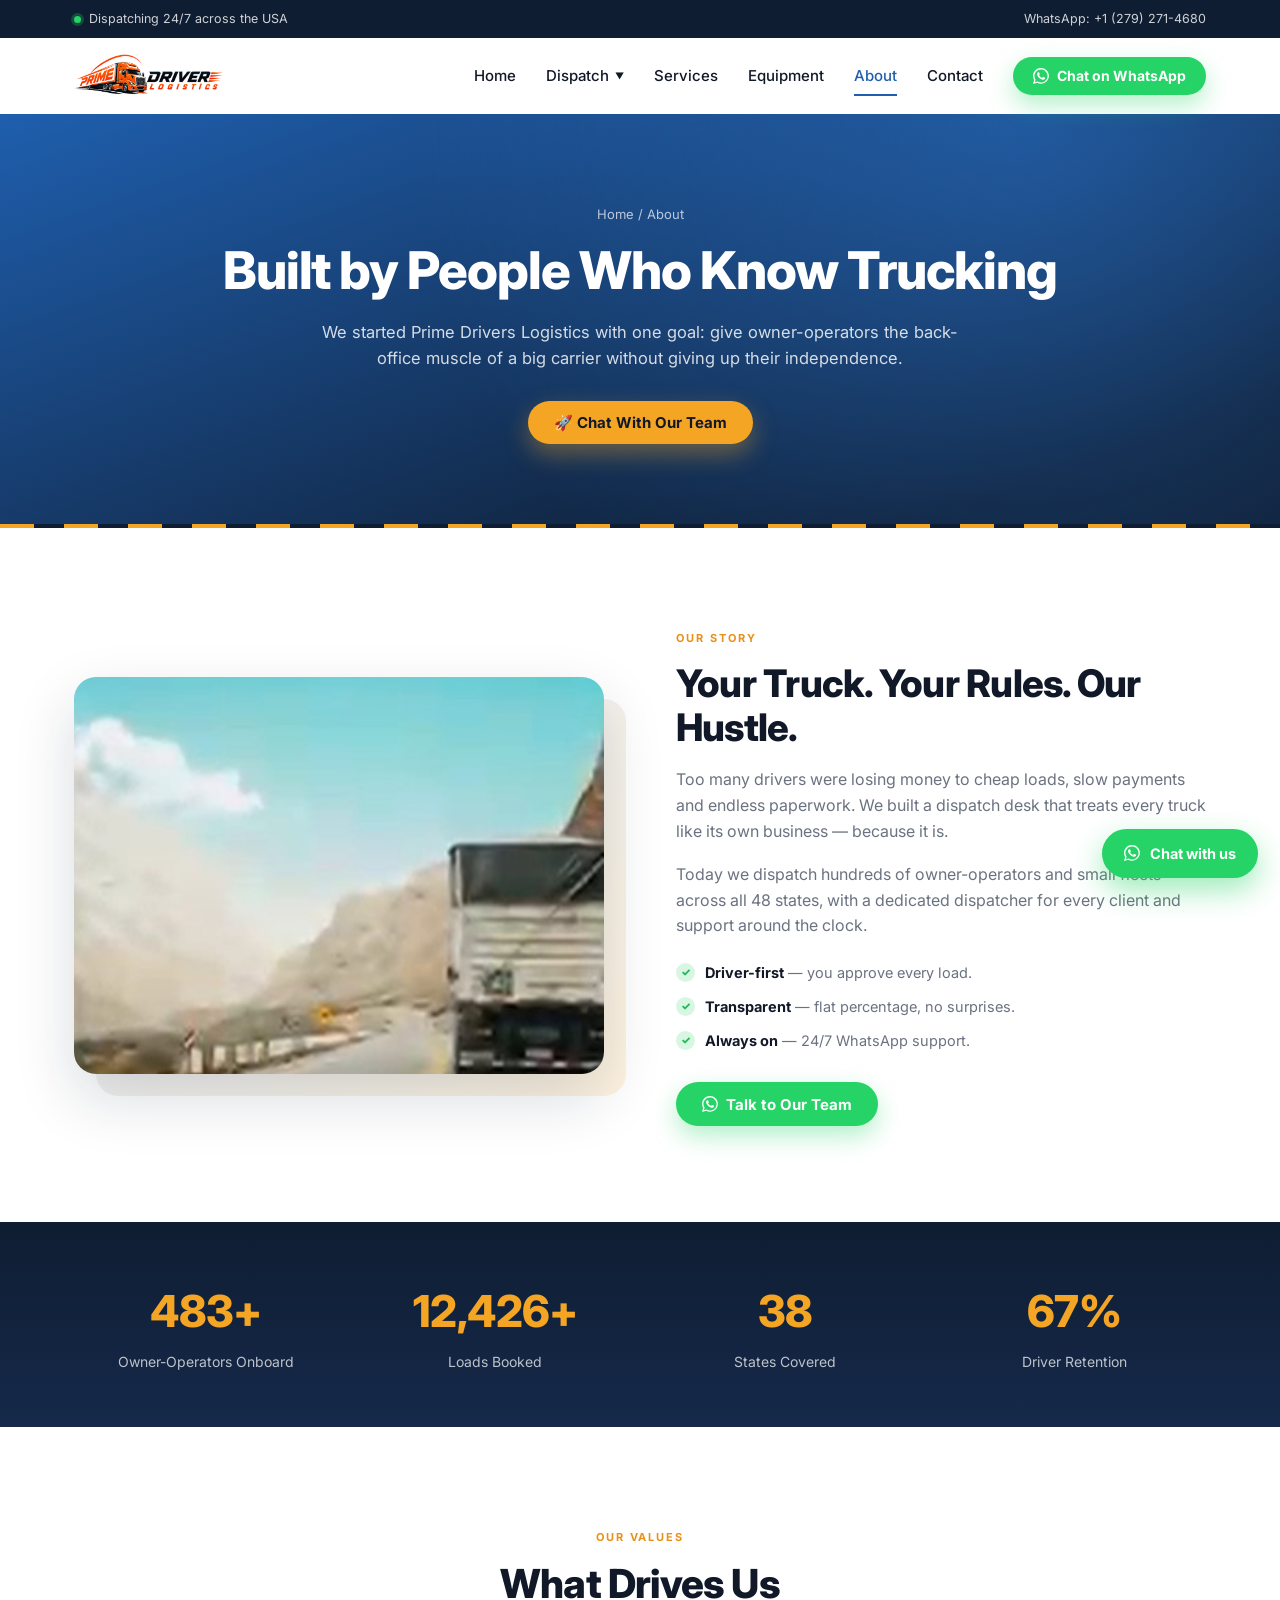
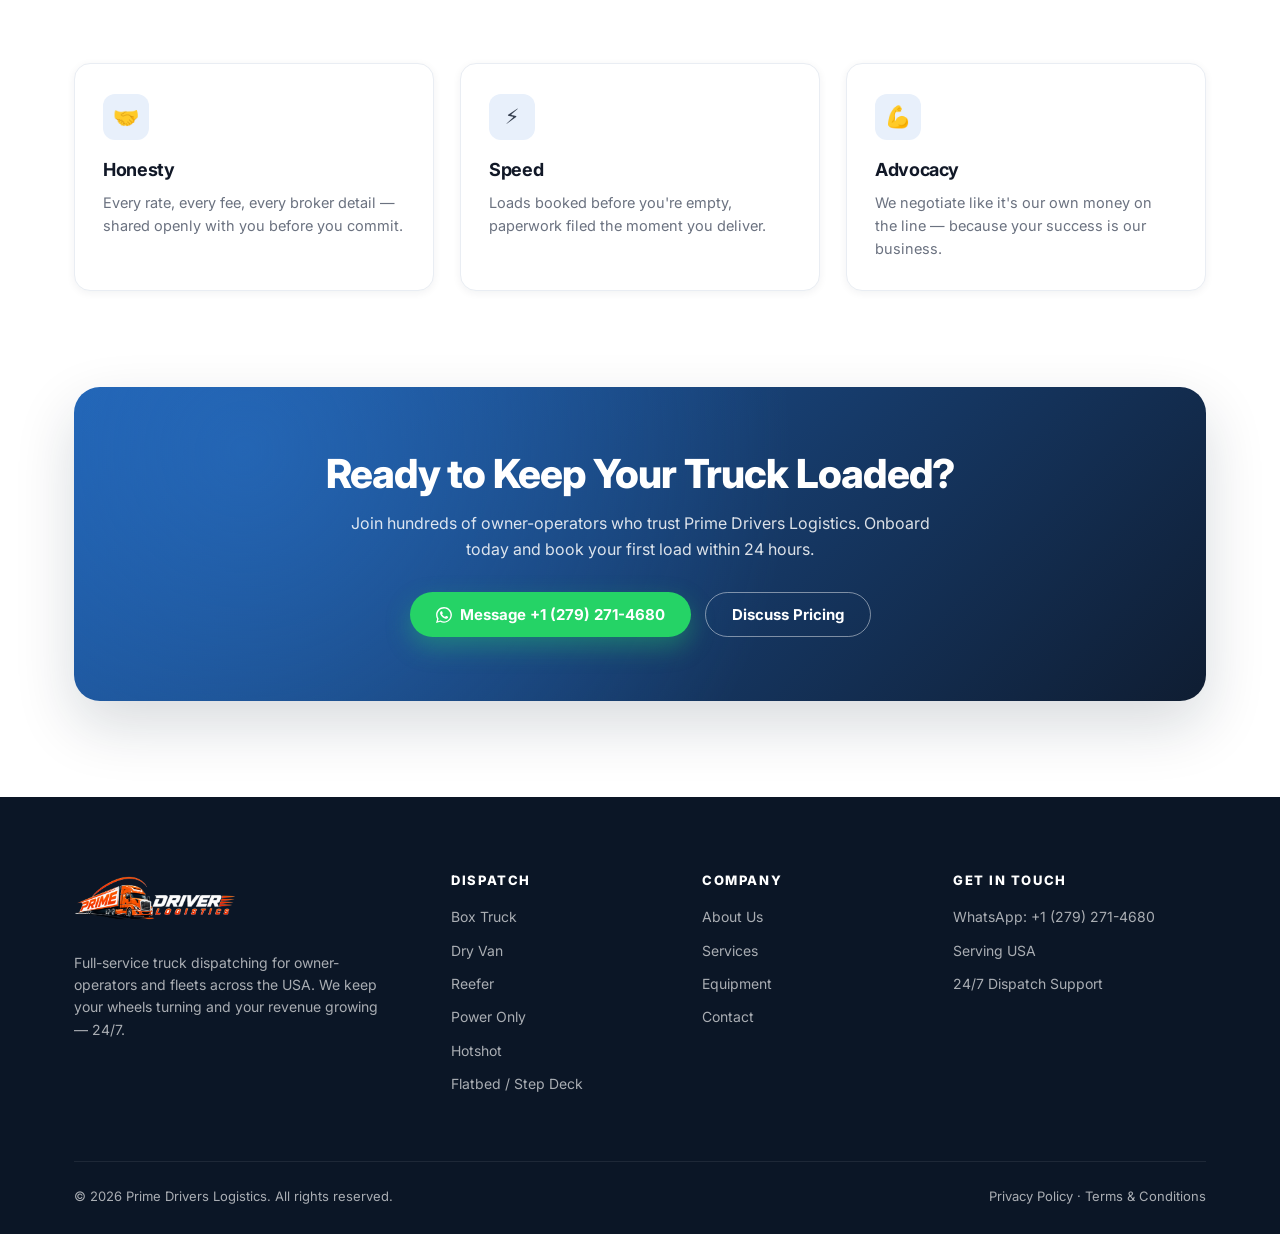
<file: about.html>
﻿<!DOCTYPE html>
<html lang="en">
<head>
<meta charset="UTF-8">
<meta name="viewport" content="width=device-width, initial-scale=1.0">
<title>About Us | Prime Drivers Logistics</title>
<meta name="description" content="Prime Drivers Logistics is a US truck dispatch company built to keep owner-operators loaded and profitable.">
<link rel="icon" href="data:image/svg+xml,<svg xmlns=%22http://www.w3.org/2000/svg%22 viewBox=%220 0 100 100%22><text y=%22.9em%22 font-size=%2290%22>🚛</text></svg>">
<link rel="preconnect" href="https://fonts.googleapis.com">
<link rel="preconnect" href="https://fonts.gstatic.com" crossorigin>
<link href="https://fonts.googleapis.com/css2?family=Inter:wght@400;500;600;700;800&display=swap" rel="stylesheet">
<link rel="stylesheet" href="css/style.css">
</head>
<body>
<div id="loader"><div class="loader-inner"><div class="loader-truck">🚛</div><div class="loader-bar"><span></span></div></div></div>
<div class="topbar">
  <div class="container">
    <span><i class="dot"></i>Dispatching 24/7 across the USA</span>
    <span class="hide-sm">WhatsApp: +1 (279) 271-4680</span>
  </div>
</div>
<header class="header">
  <div class="scroll-progress"></div>
  <div class="container">
        <a href="index.html" class="logo" aria-label="Prime Drivers Logistics home">
      <img src="images/logo.png" alt="Prime Drivers Logistics" class="logo-img" />
    </a>
    <nav class="nav" aria-label="Main">
      <ul>
        <li><a href="index.html" class="nav-link">Home</a></li>
        <li class="has-dropdown">
          <a href="#" class="nav-link">Dispatch <span class="caret">▼</span></a>
          <div class="dropdown">
            <a href="dispatch-box-truck.html"><span>📦</span>Box Truck</a>
            <a href="dispatch-dry-van.html"><span>🚚</span>Dry Van</a>
            <a href="dispatch-reefer.html"><span>❄️</span>Reefer</a>
            <a href="dispatch-power-only.html"><span>🔗</span>Power Only</a>
            <a href="dispatch-hotshot.html"><span>🔥</span>Hotshot</a>
            <a href="dispatch-flatbed.html"><span>🏗️</span>Flatbed / Step Deck</a>
          </div>
        </li>
        <li><a href="services.html" class="nav-link">Services</a></li>
        <li><a href="equipment.html" class="nav-link">Equipment</a></li>
        <li><a href="about.html" class="nav-link active">About</a></li>
        <li><a href="contact.html" class="nav-link">Contact</a></li>
      </ul>
      <a href="https://wa.me/12792714680?text=Hi%20Prime%20Drivers,%20I%27d%20like%20to%20start%20dispatch" target="_blank" rel="noopener" class="btn btn-wa btn-sm"><svg class="wa-ico" viewBox="0 0 24 24" fill="currentColor" aria-hidden="true"><path d="M17.5 14.4c-.3-.1-1.8-.9-2-1-.3-.1-.5-.1-.7.1-.2.3-.8 1-.9 1.2-.2.2-.3.2-.6.1-.3-.1-1.2-.5-2.4-1.5-.9-.8-1.5-1.8-1.6-2.1-.2-.3 0-.5.1-.6l.4-.5c.2-.2.2-.3.3-.5.1-.2 0-.4 0-.5l-.9-2.2c-.2-.6-.5-.5-.7-.5h-.6c-.2 0-.5.1-.8.4-.3.3-1 1-1 2.5s1.1 2.9 1.2 3.1c.1.2 2.1 3.2 5.1 4.5.7.3 1.3.5 1.7.6.7.2 1.4.2 1.9.1.6-.1 1.8-.7 2-1.4.2-.7.2-1.3.2-1.4-.1-.2-.3-.3-.6-.4zM12 21.8c-1.8 0-3.5-.5-5-1.4l-.4-.2-3.7 1 1-3.6-.2-.4C2.7 15.6 2.2 13.8 2.2 12 2.2 6.6 6.6 2.2 12 2.2c2.6 0 5.1 1 6.9 2.9 1.8 1.8 2.9 4.3 2.9 6.9 0 5.4-4.4 9.8-9.8 9.8zm8.4-18.2C18.1 1.3 15.2.1 12 .1 5.5.1.1 5.4.1 12c0 2.1.5 4.1 1.6 5.9L0 24l6.3-1.7c1.7.9 3.7 1.4 5.7 1.4 6.6 0 11.9-5.4 11.9-11.9 0-3.2-1.2-6.2-3.5-8.2z"/></svg> Chat on WhatsApp</a>
    </nav>
    <button class="menu-toggle" aria-label="Open menu"><span></span></button>
  </div>
</header>
<section class="page-hero">
  <div class="container">
    <div class="crumbs"><a href="index.html">Home</a> / About</div>
    <h1>Built by People Who Know Trucking</h1>
    <p>We started Prime Drivers Logistics with one goal: give owner-operators the back-office muscle of a big carrier without giving up their independence.</p>
    <a href="https://wa.me/12792714680?text=Hi%20Prime%20Drivers,%20I%27d%20like%20to%20start%20dispatch" target="_blank" rel="noopener" class="btn btn-amber">🚀 Chat With Our Team</a>
  </div>
</section>
<div class="road-wrap"><div class="road"></div></div>
<section class="section">
  <div class="container split">
    <div class="split-media reveal reveal-left">
      <img src="images/gallery-3.jpg" alt="Truck on a mountain highway" loading="lazy">
    </div>
    <div class="reveal reveal-right">
      <span class="eyebrow">Our Story</span>
      <h2>Your Truck. Your Rules. Our Hustle.</h2>
      <p>Too many drivers were losing money to cheap loads, slow payments and endless paperwork. We built a dispatch desk that treats every truck like its own business — because it is.</p><p>Today we dispatch hundreds of owner-operators and small fleets across all 48 states, with a dedicated dispatcher for every client and support around the clock.</p>
      <ul class="check-list"><li><span><strong>Driver-first</strong> — you approve every load.</span></li><li><span><strong>Transparent</strong> — flat percentage, no surprises.</span></li><li><span><strong>Always on</strong> — 24/7 WhatsApp support.</span></li></ul>
      <a href="https://wa.me/12792714680?text=Hi%20Prime%20Drivers,%20I%20have%20a%20question" target="_blank" rel="noopener" class="btn btn-wa"><svg class="wa-ico" viewBox="0 0 24 24" fill="currentColor" aria-hidden="true"><path d="M17.5 14.4c-.3-.1-1.8-.9-2-1-.3-.1-.5-.1-.7.1-.2.3-.8 1-.9 1.2-.2.2-.3.2-.6.1-.3-.1-1.2-.5-2.4-1.5-.9-.8-1.5-1.8-1.6-2.1-.2-.3 0-.5.1-.6l.4-.5c.2-.2.2-.3.3-.5.1-.2 0-.4 0-.5l-.9-2.2c-.2-.6-.5-.5-.7-.5h-.6c-.2 0-.5.1-.8.4-.3.3-1 1-1 2.5s1.1 2.9 1.2 3.1c.1.2 2.1 3.2 5.1 4.5.7.3 1.3.5 1.7.6.7.2 1.4.2 1.9.1.6-.1 1.8-.7 2-1.4.2-.7.2-1.3.2-1.4-.1-.2-.3-.3-.6-.4zM12 21.8c-1.8 0-3.5-.5-5-1.4l-.4-.2-3.7 1 1-3.6-.2-.4C2.7 15.6 2.2 13.8 2.2 12 2.2 6.6 6.6 2.2 12 2.2c2.6 0 5.1 1 6.9 2.9 1.8 1.8 2.9 4.3 2.9 6.9 0 5.4-4.4 9.8-9.8 9.8zm8.4-18.2C18.1 1.3 15.2.1 12 .1 5.5.1.1 5.4.1 12c0 2.1.5 4.1 1.6 5.9L0 24l6.3-1.7c1.7.9 3.7 1.4 5.7 1.4 6.6 0 11.9-5.4 11.9-11.9 0-3.2-1.2-6.2-3.5-8.2z"/></svg> Talk to Our Team</a>
    </div>
  </div>
</section>

<section class="stats">
  <div class="container grid grid-4">
    <div class="reveal"><div class="stat-num" data-count="618" data-suffix="+">0</div><div class="stat-label">Owner-Operators Onboard</div></div>
    <div class="reveal"><div class="stat-num" data-count="15891" data-suffix="+">0</div><div class="stat-label">Loads Booked</div></div>
    <div class="reveal"><div class="stat-num" data-count="48">0</div><div class="stat-label">States Covered</div></div>
    <div class="reveal"><div class="stat-num" data-count="86" data-suffix="%">0</div><div class="stat-label">Driver Retention</div></div>
  </div>
</section>
<section class="section">
  <div class="container">
    <div class="section-head center reveal">
      <span class="eyebrow">Our Values</span>
      <h2 class="section-title">What Drives Us</h2>
      
    </div>
    <div class="grid grid-3">
      <div class="card  reveal">
        <div class="card-icon">🤝</div>
        <h3>Honesty</h3>
        <p>Every rate, every fee, every broker detail — shared openly with you before you commit.</p>
      </div>
      <div class="card  reveal">
        <div class="card-icon">⚡</div>
        <h3>Speed</h3>
        <p>Loads booked before you're empty, paperwork filed the moment you deliver.</p>
      </div>
      <div class="card  reveal">
        <div class="card-icon">💪</div>
        <h3>Advocacy</h3>
        <p>We negotiate like it's our own money on the line — because your success is our business.</p>
      </div>
    </div>
  </div>
</section>
<div><section class="cta-wrap">
  <div class="container">
    <div class="cta reveal">
      <h2>Ready to Keep Your Truck Loaded?</h2>
      <p>Join hundreds of owner-operators who trust Prime Drivers Logistics. Onboard today and book your first load within 24 hours.</p>
      <div class="btn-row">
        <a href="https://wa.me/12792714680?text=Hi%20Prime%20Drivers,%20I%27m%20ready%20to%20get%20loaded" target="_blank" rel="noopener" class="btn btn-wa"><svg class="wa-ico" viewBox="0 0 24 24" fill="currentColor" aria-hidden="true"><path d="M17.5 14.4c-.3-.1-1.8-.9-2-1-.3-.1-.5-.1-.7.1-.2.3-.8 1-.9 1.2-.2.2-.3.2-.6.1-.3-.1-1.2-.5-2.4-1.5-.9-.8-1.5-1.8-1.6-2.1-.2-.3 0-.5.1-.6l.4-.5c.2-.2.2-.3.3-.5.1-.2 0-.4 0-.5l-.9-2.2c-.2-.6-.5-.5-.7-.5h-.6c-.2 0-.5.1-.8.4-.3.3-1 1-1 2.5s1.1 2.9 1.2 3.1c.1.2 2.1 3.2 5.1 4.5.7.3 1.3.5 1.7.6.7.2 1.4.2 1.9.1.6-.1 1.8-.7 2-1.4.2-.7.2-1.3.2-1.4-.1-.2-.3-.3-.6-.4zM12 21.8c-1.8 0-3.5-.5-5-1.4l-.4-.2-3.7 1 1-3.6-.2-.4C2.7 15.6 2.2 13.8 2.2 12 2.2 6.6 6.6 2.2 12 2.2c2.6 0 5.1 1 6.9 2.9 1.8 1.8 2.9 4.3 2.9 6.9 0 5.4-4.4 9.8-9.8 9.8zm8.4-18.2C18.1 1.3 15.2.1 12 .1 5.5.1.1 5.4.1 12c0 2.1.5 4.1 1.6 5.9L0 24l6.3-1.7c1.7.9 3.7 1.4 5.7 1.4 6.6 0 11.9-5.4 11.9-11.9 0-3.2-1.2-6.2-3.5-8.2z"/></svg> Message +1 (279) 271-4680</a>
        <a href="https://wa.me/12792714680?text=Hi,%20I%27d%20like%20to%20discuss%20dispatch%20pricing" target="_blank" rel="noopener" class="btn btn-ghost">Discuss Pricing</a>
      </div>
    </div>
  </div>
</section>
</div>
<footer class="footer">
  <div class="container">
    <div class="footer-grid">
      <div class="footer-about">
                <a href="index.html" class="logo" aria-label="Prime Drivers Logistics home">
          <img src="images/logo-white.png" alt="Prime Drivers Logistics" class="logo-img footer-logo" />
        </a>
        <p>Full-service truck dispatching for owner-operators and fleets across the USA. We keep your wheels turning and your revenue growing — 24/7.</p>
      </div>
      <div>
        <h4>Dispatch</h4>
        <ul>
          <li><a href="dispatch-box-truck.html">Box Truck</a></li>
          <li><a href="dispatch-dry-van.html">Dry Van</a></li>
          <li><a href="dispatch-reefer.html">Reefer</a></li>
          <li><a href="dispatch-power-only.html">Power Only</a></li>
          <li><a href="dispatch-hotshot.html">Hotshot</a></li>
          <li><a href="dispatch-flatbed.html">Flatbed / Step Deck</a></li>
        </ul>
      </div>
      <div>
        <h4>Company</h4>
        <ul>
          <li><a href="about.html">About Us</a></li>
          <li><a href="services.html">Services</a></li>
          <li><a href="equipment.html">Equipment</a></li>
          <li><a href="contact.html">Contact</a></li>
        </ul>
      </div>
      <div>
        <h4>Get in Touch</h4>
        <ul>
          <li><a href="https://wa.me/12792714680" target="_blank" rel="noopener">WhatsApp: +1 (279) 271-4680</a></li>
          <li>Serving USA</li>
          <li>24/7 Dispatch Support</li>
        </ul>
      </div>
    </div>
    <div class="footer-bottom">
      <span>© 2026 Prime Drivers Logistics. All rights reserved.</span>
      <span><a href="#">Privacy Policy</a> · <a href="#">Terms &amp; Conditions</a></span>
    </div>
  </div>
</footer>

<a href="https://wa.me/12792714680?text=Hi%20Prime%20Drivers!" target="_blank" rel="noopener" class="float-chat" aria-label="Chat with us on WhatsApp"><svg class="wa-ico" viewBox="0 0 24 24" fill="currentColor" aria-hidden="true"><path d="M17.5 14.4c-.3-.1-1.8-.9-2-1-.3-.1-.5-.1-.7.1-.2.3-.8 1-.9 1.2-.2.2-.3.2-.6.1-.3-.1-1.2-.5-2.4-1.5-.9-.8-1.5-1.8-1.6-2.1-.2-.3 0-.5.1-.6l.4-.5c.2-.2.2-.3.3-.5.1-.2 0-.4 0-.5l-.9-2.2c-.2-.6-.5-.5-.7-.5h-.6c-.2 0-.5.1-.8.4-.3.3-1 1-1 2.5s1.1 2.9 1.2 3.1c.1.2 2.1 3.2 5.1 4.5.7.3 1.3.5 1.7.6.7.2 1.4.2 1.9.1.6-.1 1.8-.7 2-1.4.2-.7.2-1.3.2-1.4-.1-.2-.3-.3-.6-.4zM12 21.8c-1.8 0-3.5-.5-5-1.4l-.4-.2-3.7 1 1-3.6-.2-.4C2.7 15.6 2.2 13.8 2.2 12 2.2 6.6 6.6 2.2 12 2.2c2.6 0 5.1 1 6.9 2.9 1.8 1.8 2.9 4.3 2.9 6.9 0 5.4-4.4 9.8-9.8 9.8zm8.4-18.2C18.1 1.3 15.2.1 12 .1 5.5.1.1 5.4.1 12c0 2.1.5 4.1 1.6 5.9L0 24l6.3-1.7c1.7.9 3.7 1.4 5.7 1.4 6.6 0 11.9-5.4 11.9-11.9 0-3.2-1.2-6.2-3.5-8.2z"/></svg><span>Chat with us</span></a>

<script src="js/main.js"></script>
</body>
</html>
</file>
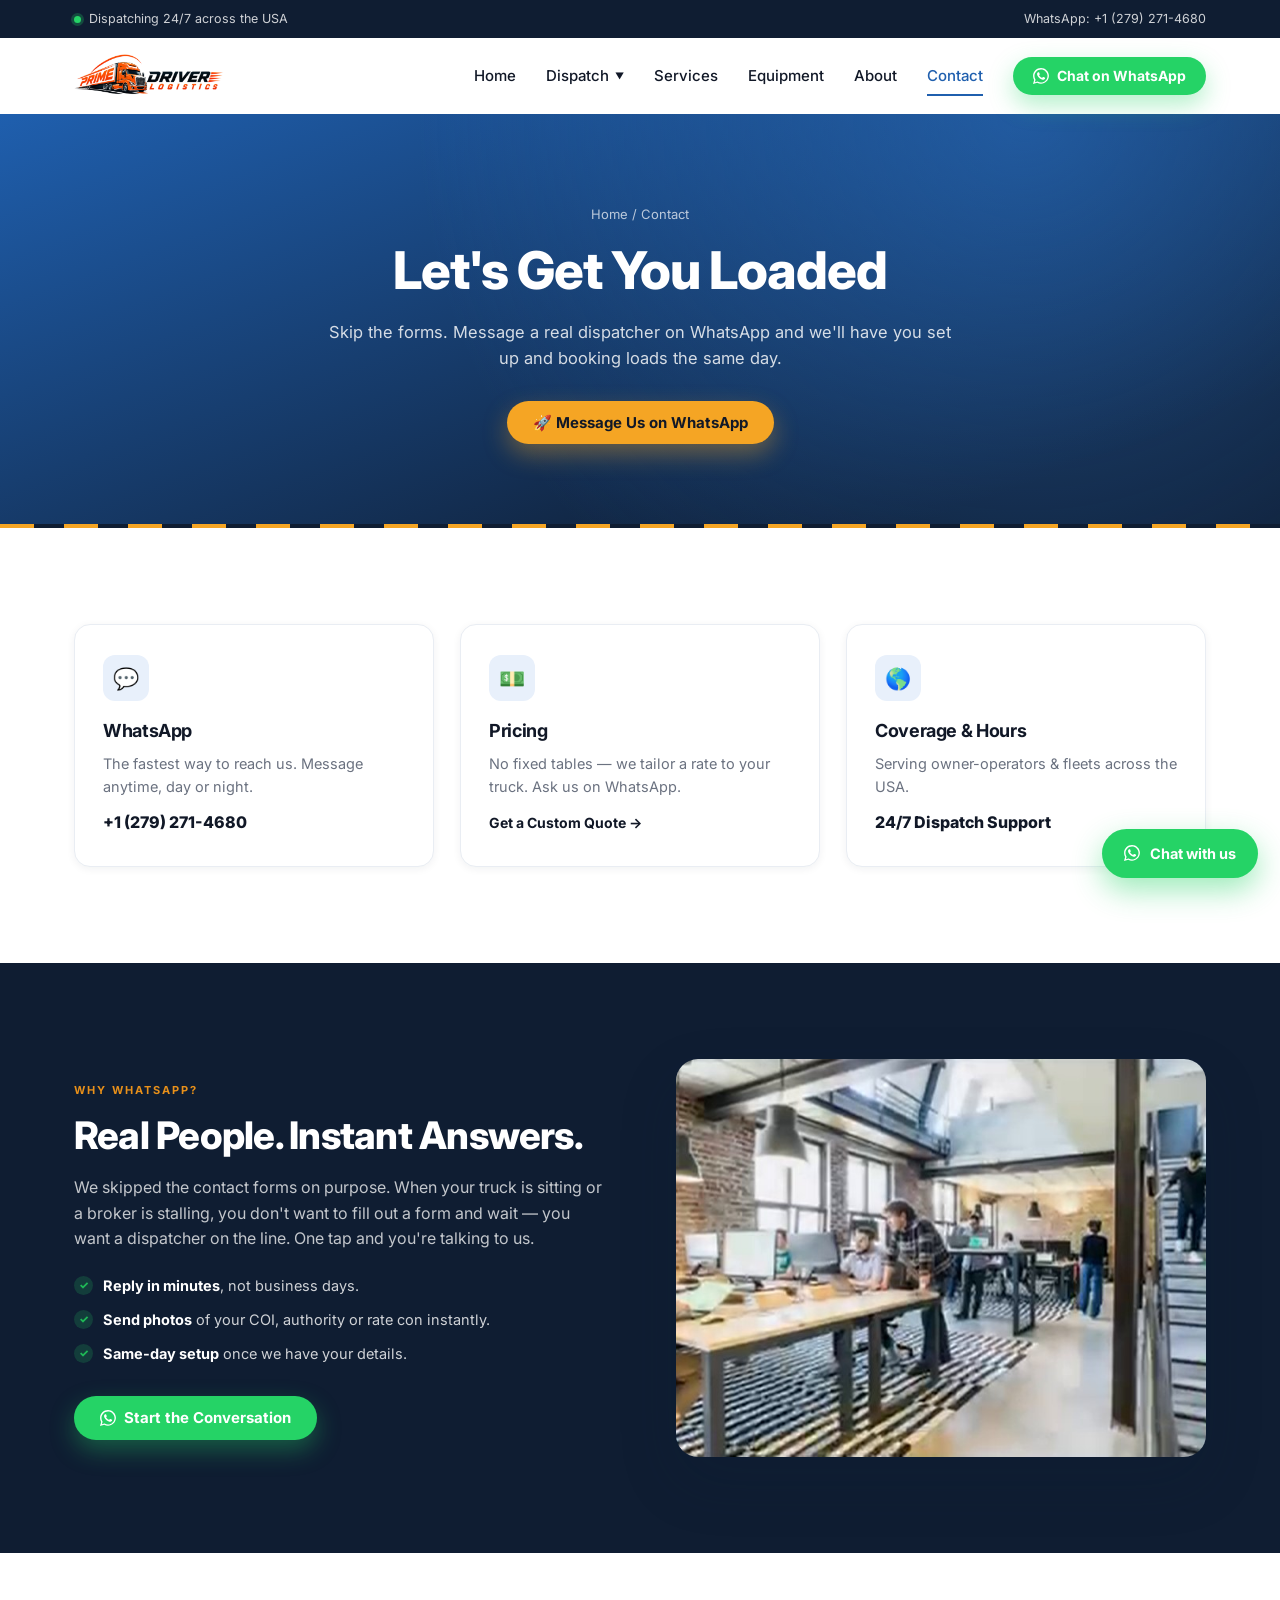
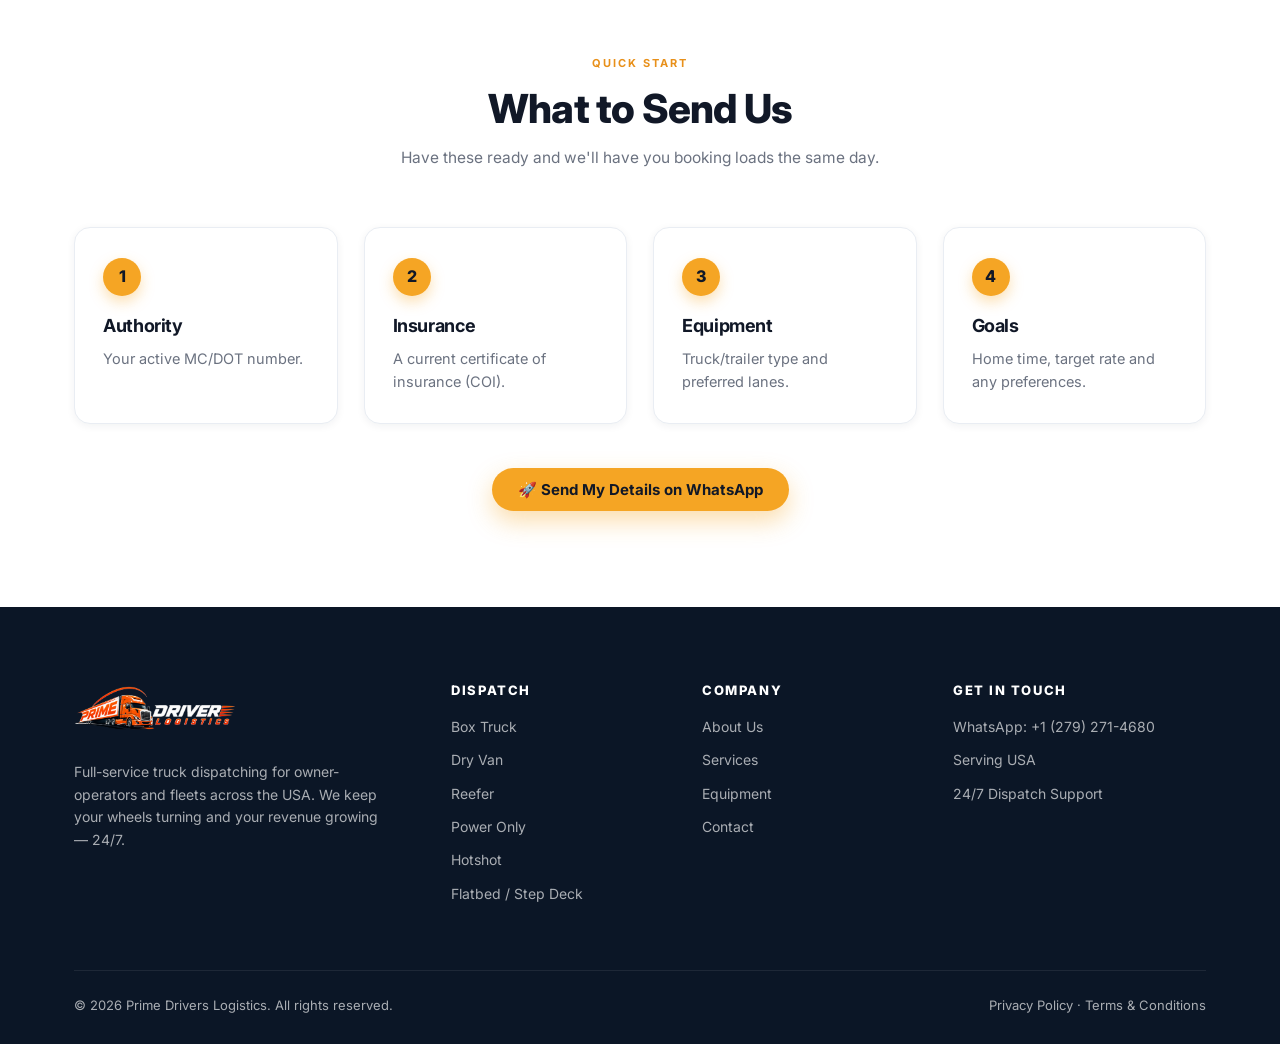
<file: contact.html>
﻿<!DOCTYPE html>
<html lang="en">
<head>
<meta charset="UTF-8">
<meta name="viewport" content="width=device-width, initial-scale=1.0">
<title>Contact Us | Prime Drivers Logistics</title>
<meta name="description" content="Talk to a Prime Drivers dispatcher on WhatsApp — 24/7 support for owner-operators across the USA.">
<link rel="icon" href="data:image/svg+xml,<svg xmlns=%22http://www.w3.org/2000/svg%22 viewBox=%220 0 100 100%22><text y=%22.9em%22 font-size=%2290%22>🚛</text></svg>">
<link rel="preconnect" href="https://fonts.googleapis.com">
<link rel="preconnect" href="https://fonts.gstatic.com" crossorigin>
<link href="https://fonts.googleapis.com/css2?family=Inter:wght@400;500;600;700;800&display=swap" rel="stylesheet">
<link rel="stylesheet" href="css/style.css">
</head>
<body>
<div id="loader"><div class="loader-inner"><div class="loader-truck">🚛</div><div class="loader-bar"><span></span></div></div></div>
<div class="topbar">
  <div class="container">
    <span><i class="dot"></i>Dispatching 24/7 across the USA</span>
    <span class="hide-sm">WhatsApp: +1 (279) 271-4680</span>
  </div>
</div>
<header class="header">
  <div class="scroll-progress"></div>
  <div class="container">
        <a href="index.html" class="logo" aria-label="Prime Drivers Logistics home">
      <img src="images/logo.png" alt="Prime Drivers Logistics" class="logo-img" />
    </a>
    <nav class="nav" aria-label="Main">
      <ul>
        <li><a href="index.html" class="nav-link">Home</a></li>
        <li class="has-dropdown">
          <a href="#" class="nav-link">Dispatch <span class="caret">▼</span></a>
          <div class="dropdown">
            <a href="dispatch-box-truck.html"><span>📦</span>Box Truck</a>
            <a href="dispatch-dry-van.html"><span>🚚</span>Dry Van</a>
            <a href="dispatch-reefer.html"><span>❄️</span>Reefer</a>
            <a href="dispatch-power-only.html"><span>🔗</span>Power Only</a>
            <a href="dispatch-hotshot.html"><span>🔥</span>Hotshot</a>
            <a href="dispatch-flatbed.html"><span>🏗️</span>Flatbed / Step Deck</a>
          </div>
        </li>
        <li><a href="services.html" class="nav-link">Services</a></li>
        <li><a href="equipment.html" class="nav-link">Equipment</a></li>
        <li><a href="about.html" class="nav-link">About</a></li>
        <li><a href="contact.html" class="nav-link active">Contact</a></li>
      </ul>
      <a href="https://wa.me/12792714680?text=Hi%20Prime%20Drivers,%20I%27d%20like%20to%20start%20dispatch" target="_blank" rel="noopener" class="btn btn-wa btn-sm"><svg class="wa-ico" viewBox="0 0 24 24" fill="currentColor" aria-hidden="true"><path d="M17.5 14.4c-.3-.1-1.8-.9-2-1-.3-.1-.5-.1-.7.1-.2.3-.8 1-.9 1.2-.2.2-.3.2-.6.1-.3-.1-1.2-.5-2.4-1.5-.9-.8-1.5-1.8-1.6-2.1-.2-.3 0-.5.1-.6l.4-.5c.2-.2.2-.3.3-.5.1-.2 0-.4 0-.5l-.9-2.2c-.2-.6-.5-.5-.7-.5h-.6c-.2 0-.5.1-.8.4-.3.3-1 1-1 2.5s1.1 2.9 1.2 3.1c.1.2 2.1 3.2 5.1 4.5.7.3 1.3.5 1.7.6.7.2 1.4.2 1.9.1.6-.1 1.8-.7 2-1.4.2-.7.2-1.3.2-1.4-.1-.2-.3-.3-.6-.4zM12 21.8c-1.8 0-3.5-.5-5-1.4l-.4-.2-3.7 1 1-3.6-.2-.4C2.7 15.6 2.2 13.8 2.2 12 2.2 6.6 6.6 2.2 12 2.2c2.6 0 5.1 1 6.9 2.9 1.8 1.8 2.9 4.3 2.9 6.9 0 5.4-4.4 9.8-9.8 9.8zm8.4-18.2C18.1 1.3 15.2.1 12 .1 5.5.1.1 5.4.1 12c0 2.1.5 4.1 1.6 5.9L0 24l6.3-1.7c1.7.9 3.7 1.4 5.7 1.4 6.6 0 11.9-5.4 11.9-11.9 0-3.2-1.2-6.2-3.5-8.2z"/></svg> Chat on WhatsApp</a>
    </nav>
    <button class="menu-toggle" aria-label="Open menu"><span></span></button>
  </div>
</header>
<section class="page-hero">
  <div class="container">
    <div class="crumbs"><a href="index.html">Home</a> / Contact</div>
    <h1>Let's Get You Loaded</h1>
    <p>Skip the forms. Message a real dispatcher on WhatsApp and we'll have you set up and booking loads the same day.</p>
    <a href="https://wa.me/12792714680?text=Hi%20Prime%20Drivers,%20I%27d%20like%20to%20start%20dispatch" target="_blank" rel="noopener" class="btn btn-amber">🚀 Message Us on WhatsApp</a>
  </div>
</section>
<div class="road-wrap"><div class="road"></div></div>

<section class="section">
  <div class="container">
    <div class="grid grid-3">
      <div class="card  reveal">
        <div class="card-icon">💬</div>
        <h3>WhatsApp</h3>
        <p>The fastest way to reach us. Message anytime, day or night.</p><div class="big"><a href="https://wa.me/12792714680" target="_blank" rel="noopener">+1 (279) 271-4680</a></div>
      </div>
      <div class="card  reveal">
        <div class="card-icon">💵</div>
        <h3>Pricing</h3>
        <p>No fixed tables — we tailor a rate to your truck. Ask us on WhatsApp.</p><a class="card-link" href="https://wa.me/12792714680?text=Hi,%20I%20would%20like%20a%20custom%20dispatch%20quote" target="_blank" rel="noopener">Get a Custom Quote →</a>
      </div>
      <div class="card  reveal">
        <div class="card-icon">🌎</div>
        <h3>Coverage &amp; Hours</h3>
        <p>Serving owner-operators &amp; fleets across the USA.</p><div class="big">24/7 Dispatch Support</div>
      </div>
    </div>
  </div>
</section>
<section class="section dark">
  <div class="container split reverse">
    <div class="split-media reveal reveal-left">
      <img src="images/office.jpg" alt="Prime Drivers dispatch office" loading="lazy">
    </div>
    <div class="reveal reveal-right">
      <span class="eyebrow">Why WhatsApp?</span>
      <h2>Real People. Instant Answers.</h2>
      <p>We skipped the contact forms on purpose. When your truck is sitting or a broker is stalling, you don't want to fill out a form and wait — you want a dispatcher on the line. One tap and you're talking to us.</p>
      <ul class="check-list"><li><span><strong>Reply in minutes</strong>, not business days.</span></li><li><span><strong>Send photos</strong> of your COI, authority or rate con instantly.</span></li><li><span><strong>Same-day setup</strong> once we have your details.</span></li></ul>
      <a href="https://wa.me/12792714680?text=Hi%20Prime%20Drivers,%20I%20have%20a%20question" target="_blank" rel="noopener" class="btn btn-wa"><svg class="wa-ico" viewBox="0 0 24 24" fill="currentColor" aria-hidden="true"><path d="M17.5 14.4c-.3-.1-1.8-.9-2-1-.3-.1-.5-.1-.7.1-.2.3-.8 1-.9 1.2-.2.2-.3.2-.6.1-.3-.1-1.2-.5-2.4-1.5-.9-.8-1.5-1.8-1.6-2.1-.2-.3 0-.5.1-.6l.4-.5c.2-.2.2-.3.3-.5.1-.2 0-.4 0-.5l-.9-2.2c-.2-.6-.5-.5-.7-.5h-.6c-.2 0-.5.1-.8.4-.3.3-1 1-1 2.5s1.1 2.9 1.2 3.1c.1.2 2.1 3.2 5.1 4.5.7.3 1.3.5 1.7.6.7.2 1.4.2 1.9.1.6-.1 1.8-.7 2-1.4.2-.7.2-1.3.2-1.4-.1-.2-.3-.3-.6-.4zM12 21.8c-1.8 0-3.5-.5-5-1.4l-.4-.2-3.7 1 1-3.6-.2-.4C2.7 15.6 2.2 13.8 2.2 12 2.2 6.6 6.6 2.2 12 2.2c2.6 0 5.1 1 6.9 2.9 1.8 1.8 2.9 4.3 2.9 6.9 0 5.4-4.4 9.8-9.8 9.8zm8.4-18.2C18.1 1.3 15.2.1 12 .1 5.5.1.1 5.4.1 12c0 2.1.5 4.1 1.6 5.9L0 24l6.3-1.7c1.7.9 3.7 1.4 5.7 1.4 6.6 0 11.9-5.4 11.9-11.9 0-3.2-1.2-6.2-3.5-8.2z"/></svg> Start the Conversation</a>
    </div>
  </div>
</section>

<section class="section">
  <div class="container">
    <div class="section-head center reveal">
      <span class="eyebrow">Quick Start</span>
      <h2 class="section-title">What to Send Us</h2>
      <p class="section-sub">Have these ready and we'll have you booking loads the same day.</p>
    </div>
    <div class="grid grid-4">
      <div class="card step reveal">
        <div class="step-num">1</div>
        <h3>Authority</h3>
        <p>Your active MC/DOT number.</p>
      </div>
      <div class="card step reveal">
        <div class="step-num">2</div>
        <h3>Insurance</h3>
        <p>A current certificate of insurance (COI).</p>
      </div>
      <div class="card step reveal">
        <div class="step-num">3</div>
        <h3>Equipment</h3>
        <p>Truck/trailer type and preferred lanes.</p>
      </div>
      <div class="card step reveal">
        <div class="step-num">4</div>
        <h3>Goals</h3>
        <p>Home time, target rate and any preferences.</p>
      </div>
    </div>
    <div class="center" style="margin-top:44px">
      <a href="https://wa.me/12792714680?text=Hi%20Prime%20Drivers!%20Here%20are%20my%20details:%20MC/DOT:%20,%20Equipment:%20,%20Preferred%20lanes:%20" target="_blank" rel="noopener" class="btn btn-amber">🚀 Send My Details on WhatsApp</a>
    </div>
  </div>
</section>
<footer class="footer">
  <div class="container">
    <div class="footer-grid">
      <div class="footer-about">
                <a href="index.html" class="logo" aria-label="Prime Drivers Logistics home">
          <img src="images/logo-white.png" alt="Prime Drivers Logistics" class="logo-img footer-logo" />
        </a>
        <p>Full-service truck dispatching for owner-operators and fleets across the USA. We keep your wheels turning and your revenue growing — 24/7.</p>
      </div>
      <div>
        <h4>Dispatch</h4>
        <ul>
          <li><a href="dispatch-box-truck.html">Box Truck</a></li>
          <li><a href="dispatch-dry-van.html">Dry Van</a></li>
          <li><a href="dispatch-reefer.html">Reefer</a></li>
          <li><a href="dispatch-power-only.html">Power Only</a></li>
          <li><a href="dispatch-hotshot.html">Hotshot</a></li>
          <li><a href="dispatch-flatbed.html">Flatbed / Step Deck</a></li>
        </ul>
      </div>
      <div>
        <h4>Company</h4>
        <ul>
          <li><a href="about.html">About Us</a></li>
          <li><a href="services.html">Services</a></li>
          <li><a href="equipment.html">Equipment</a></li>
          <li><a href="contact.html">Contact</a></li>
        </ul>
      </div>
      <div>
        <h4>Get in Touch</h4>
        <ul>
          <li><a href="https://wa.me/12792714680" target="_blank" rel="noopener">WhatsApp: +1 (279) 271-4680</a></li>
          <li>Serving USA</li>
          <li>24/7 Dispatch Support</li>
        </ul>
      </div>
    </div>
    <div class="footer-bottom">
      <span>© 2026 Prime Drivers Logistics. All rights reserved.</span>
      <span><a href="#">Privacy Policy</a> · <a href="#">Terms &amp; Conditions</a></span>
    </div>
  </div>
</footer>

<a href="https://wa.me/12792714680?text=Hi%20Prime%20Drivers!" target="_blank" rel="noopener" class="float-chat" aria-label="Chat with us on WhatsApp"><svg class="wa-ico" viewBox="0 0 24 24" fill="currentColor" aria-hidden="true"><path d="M17.5 14.4c-.3-.1-1.8-.9-2-1-.3-.1-.5-.1-.7.1-.2.3-.8 1-.9 1.2-.2.2-.3.2-.6.1-.3-.1-1.2-.5-2.4-1.5-.9-.8-1.5-1.8-1.6-2.1-.2-.3 0-.5.1-.6l.4-.5c.2-.2.2-.3.3-.5.1-.2 0-.4 0-.5l-.9-2.2c-.2-.6-.5-.5-.7-.5h-.6c-.2 0-.5.1-.8.4-.3.3-1 1-1 2.5s1.1 2.9 1.2 3.1c.1.2 2.1 3.2 5.1 4.5.7.3 1.3.5 1.7.6.7.2 1.4.2 1.9.1.6-.1 1.8-.7 2-1.4.2-.7.2-1.3.2-1.4-.1-.2-.3-.3-.6-.4zM12 21.8c-1.8 0-3.5-.5-5-1.4l-.4-.2-3.7 1 1-3.6-.2-.4C2.7 15.6 2.2 13.8 2.2 12 2.2 6.6 6.6 2.2 12 2.2c2.6 0 5.1 1 6.9 2.9 1.8 1.8 2.9 4.3 2.9 6.9 0 5.4-4.4 9.8-9.8 9.8zm8.4-18.2C18.1 1.3 15.2.1 12 .1 5.5.1.1 5.4.1 12c0 2.1.5 4.1 1.6 5.9L0 24l6.3-1.7c1.7.9 3.7 1.4 5.7 1.4 6.6 0 11.9-5.4 11.9-11.9 0-3.2-1.2-6.2-3.5-8.2z"/></svg><span>Chat with us</span></a>

<script src="js/main.js"></script>
</body>
</html>
</file>
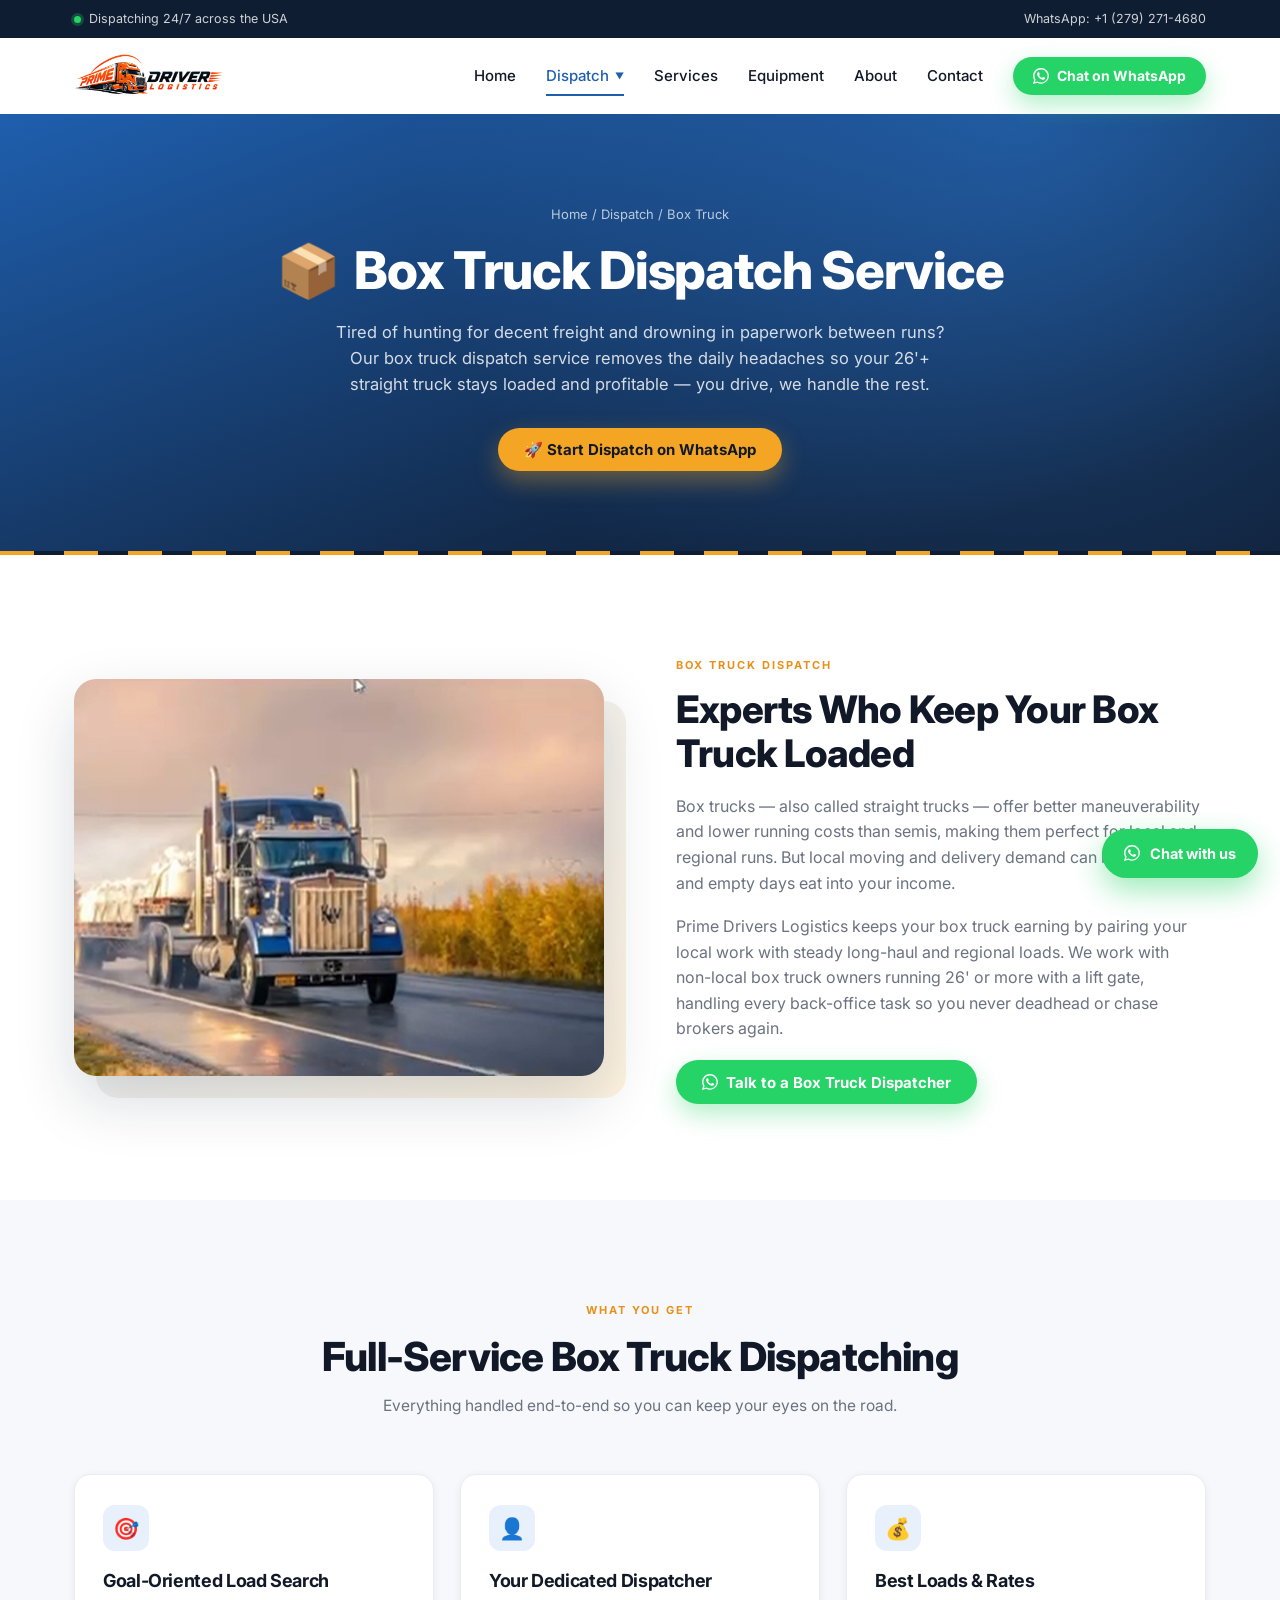
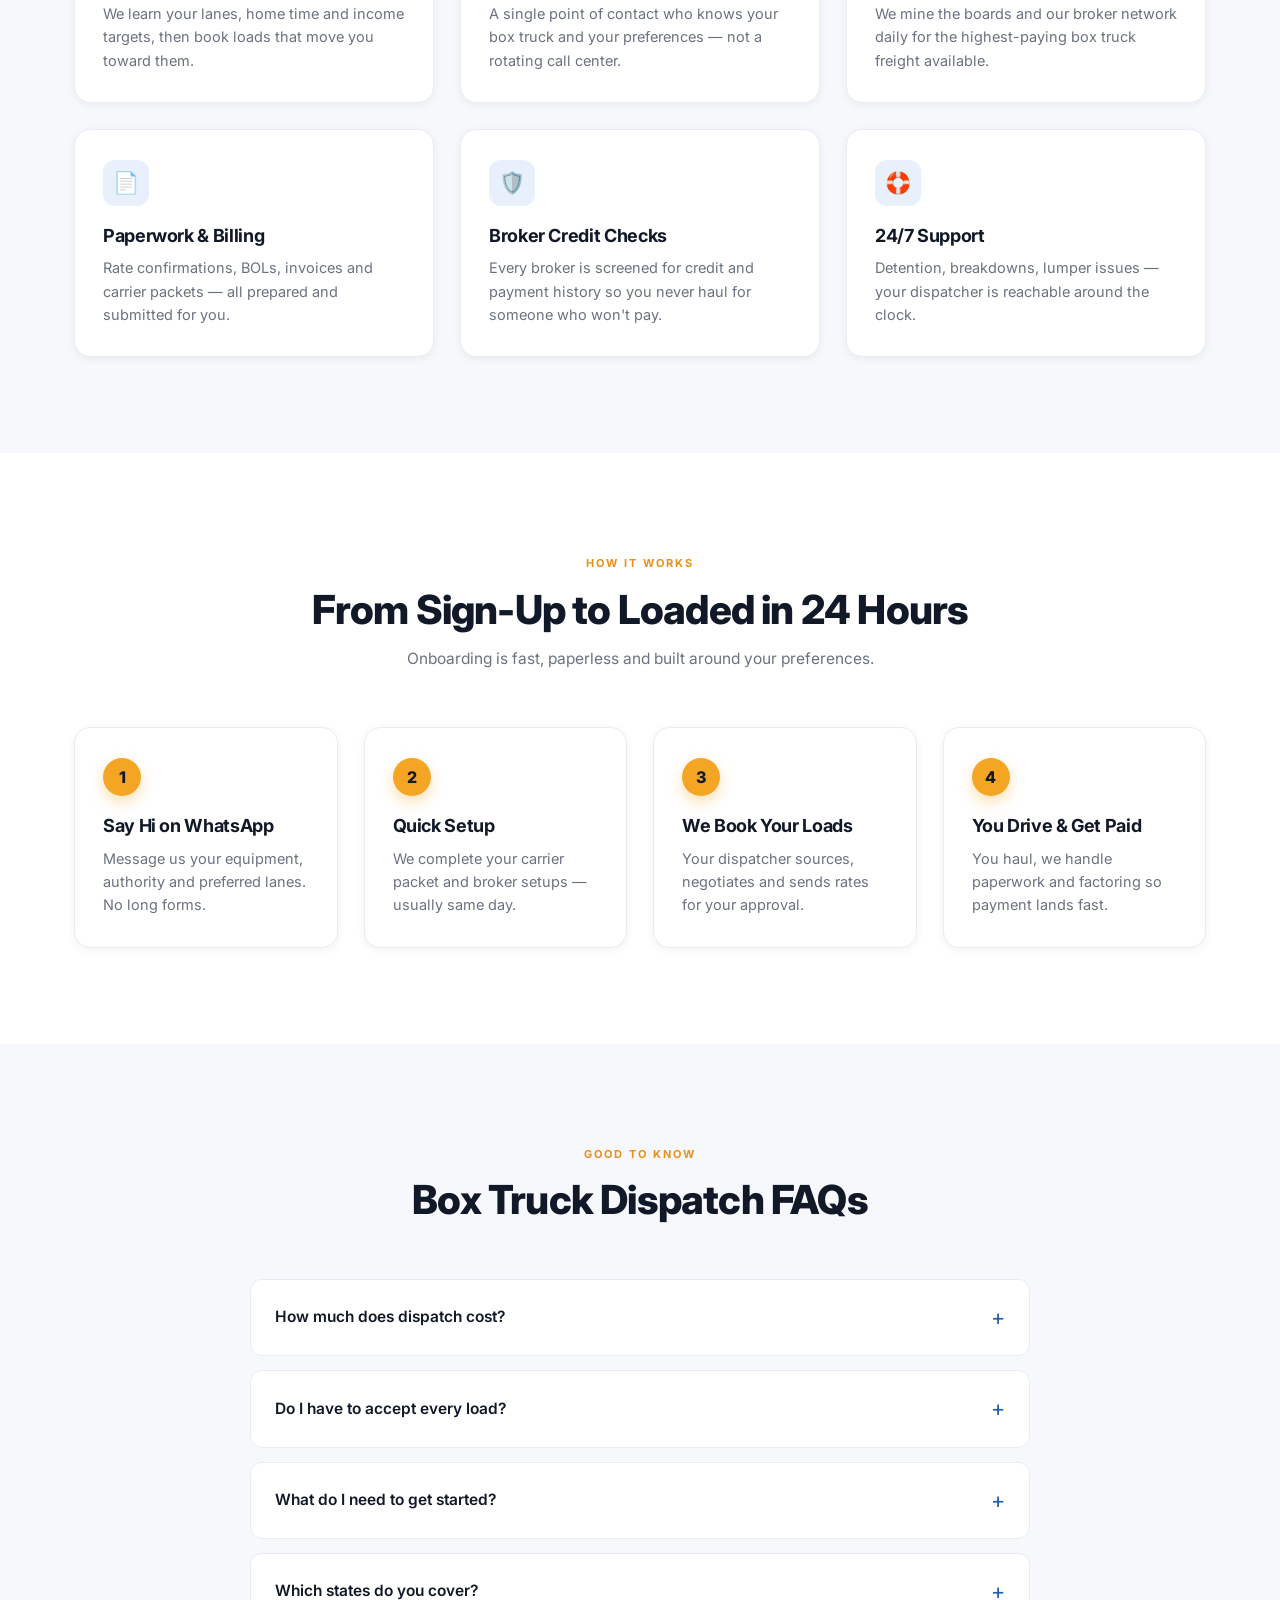
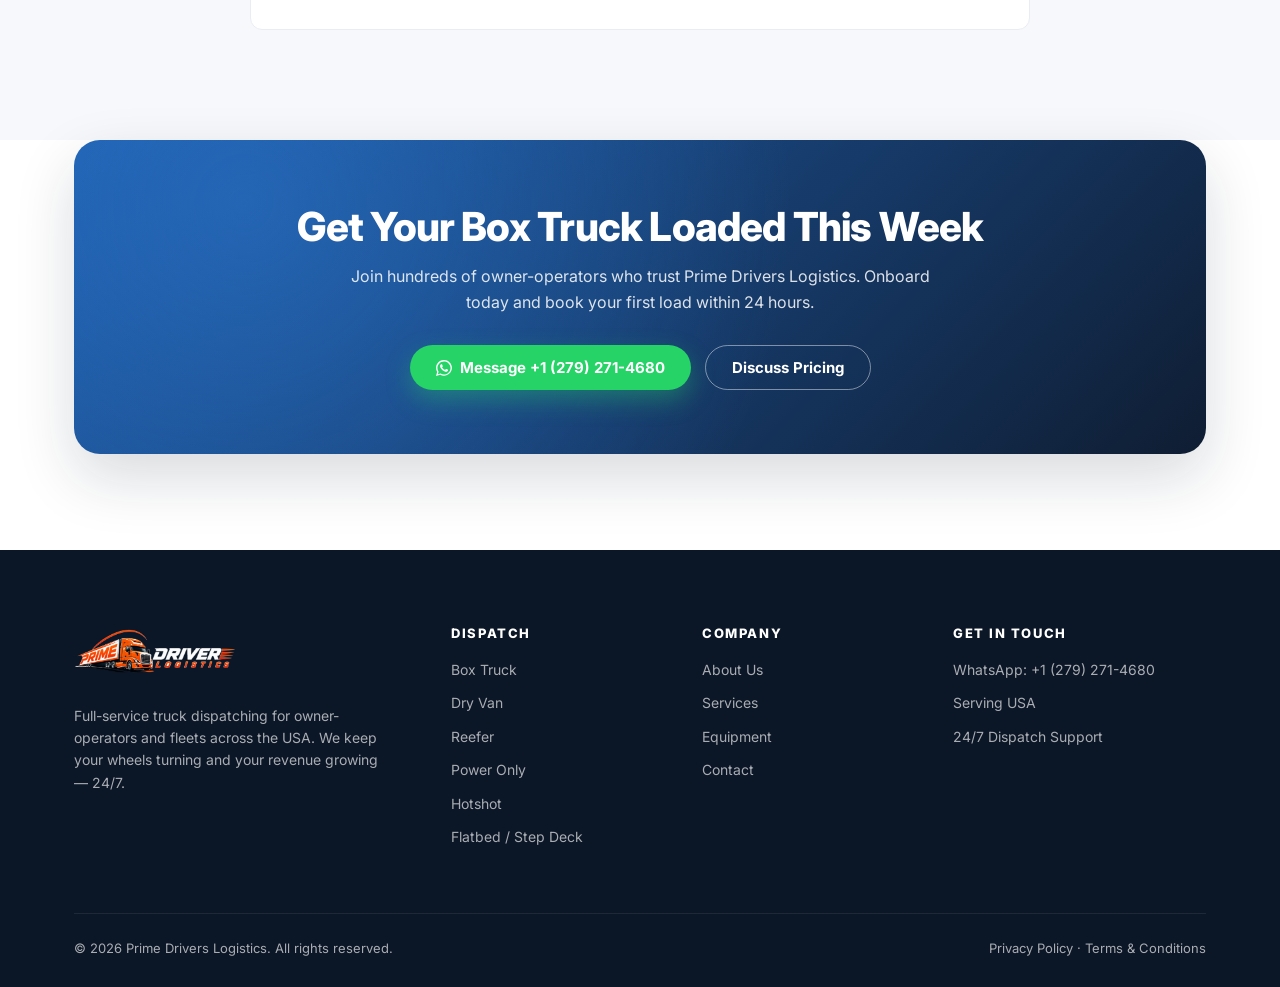
<file: dispatch-box-truck.html>
﻿<!DOCTYPE html>
<html lang="en">
<head>
<meta charset="UTF-8">
<meta name="viewport" content="width=device-width, initial-scale=1.0">
<title>Box Truck Dispatch Service | Prime Drivers Logistics</title>
<meta name="description" content="Professional box truck dispatch for owner-operators — loads, rates, paperwork and 24/7 support.">
<link rel="icon" href="data:image/svg+xml,<svg xmlns=%22http://www.w3.org/2000/svg%22 viewBox=%220 0 100 100%22><text y=%22.9em%22 font-size=%2290%22>🚛</text></svg>">
<link rel="preconnect" href="https://fonts.googleapis.com">
<link rel="preconnect" href="https://fonts.gstatic.com" crossorigin>
<link href="https://fonts.googleapis.com/css2?family=Inter:wght@400;500;600;700;800&display=swap" rel="stylesheet">
<link rel="stylesheet" href="css/style.css">
</head>
<body>
<div id="loader"><div class="loader-inner"><div class="loader-truck">🚛</div><div class="loader-bar"><span></span></div></div></div>
<div class="topbar">
  <div class="container">
    <span><i class="dot"></i>Dispatching 24/7 across the USA</span>
    <span class="hide-sm">WhatsApp: +1 (279) 271-4680</span>
  </div>
</div>
<header class="header">
  <div class="scroll-progress"></div>
  <div class="container">
        <a href="index.html" class="logo" aria-label="Prime Drivers Logistics home">
      <img src="images/logo.png" alt="Prime Drivers Logistics" class="logo-img" />
    </a>
    <nav class="nav" aria-label="Main">
      <ul>
        <li><a href="index.html" class="nav-link">Home</a></li>
        <li class="has-dropdown">
          <a href="#" class="nav-link active">Dispatch <span class="caret">▼</span></a>
          <div class="dropdown">
            <a href="dispatch-box-truck.html" class="active"><span>📦</span>Box Truck</a>
            <a href="dispatch-dry-van.html"><span>🚚</span>Dry Van</a>
            <a href="dispatch-reefer.html"><span>❄️</span>Reefer</a>
            <a href="dispatch-power-only.html"><span>🔗</span>Power Only</a>
            <a href="dispatch-hotshot.html"><span>🔥</span>Hotshot</a>
            <a href="dispatch-flatbed.html"><span>🏗️</span>Flatbed / Step Deck</a>
          </div>
        </li>
        <li><a href="services.html" class="nav-link">Services</a></li>
        <li><a href="equipment.html" class="nav-link">Equipment</a></li>
        <li><a href="about.html" class="nav-link">About</a></li>
        <li><a href="contact.html" class="nav-link">Contact</a></li>
      </ul>
      <a href="https://wa.me/12792714680?text=Hi%20Prime%20Drivers,%20I%27d%20like%20to%20start%20dispatch" target="_blank" rel="noopener" class="btn btn-wa btn-sm"><svg class="wa-ico" viewBox="0 0 24 24" fill="currentColor" aria-hidden="true"><path d="M17.5 14.4c-.3-.1-1.8-.9-2-1-.3-.1-.5-.1-.7.1-.2.3-.8 1-.9 1.2-.2.2-.3.2-.6.1-.3-.1-1.2-.5-2.4-1.5-.9-.8-1.5-1.8-1.6-2.1-.2-.3 0-.5.1-.6l.4-.5c.2-.2.2-.3.3-.5.1-.2 0-.4 0-.5l-.9-2.2c-.2-.6-.5-.5-.7-.5h-.6c-.2 0-.5.1-.8.4-.3.3-1 1-1 2.5s1.1 2.9 1.2 3.1c.1.2 2.1 3.2 5.1 4.5.7.3 1.3.5 1.7.6.7.2 1.4.2 1.9.1.6-.1 1.8-.7 2-1.4.2-.7.2-1.3.2-1.4-.1-.2-.3-.3-.6-.4zM12 21.8c-1.8 0-3.5-.5-5-1.4l-.4-.2-3.7 1 1-3.6-.2-.4C2.7 15.6 2.2 13.8 2.2 12 2.2 6.6 6.6 2.2 12 2.2c2.6 0 5.1 1 6.9 2.9 1.8 1.8 2.9 4.3 2.9 6.9 0 5.4-4.4 9.8-9.8 9.8zm8.4-18.2C18.1 1.3 15.2.1 12 .1 5.5.1.1 5.4.1 12c0 2.1.5 4.1 1.6 5.9L0 24l6.3-1.7c1.7.9 3.7 1.4 5.7 1.4 6.6 0 11.9-5.4 11.9-11.9 0-3.2-1.2-6.2-3.5-8.2z"/></svg> Chat on WhatsApp</a>
    </nav>
    <button class="menu-toggle" aria-label="Open menu"><span></span></button>
  </div>
</header>
<section class="page-hero">
  <div class="container">
    <div class="crumbs"><a href="index.html">Home</a> / Dispatch / Box Truck</div>
    <h1><span>📦</span>Box Truck Dispatch Service</h1>
    <p>Tired of hunting for decent freight and drowning in paperwork between runs? Our box truck dispatch service removes the daily headaches so your 26'+ straight truck stays loaded and profitable — you drive, we handle the rest.</p>
    <a href="https://wa.me/12792714680?text=Hi%20Prime%20Drivers,%20I%27d%20like%20to%20start%20dispatch" target="_blank" rel="noopener" class="btn btn-amber">🚀 Start Dispatch on WhatsApp</a>
  </div>
</section>
<div class="road-wrap"><div class="road"></div></div>
<section class="section">
  <div class="container split">
    <div class="split-media reveal reveal-left">
      <img src="images/box-truck.jpg" alt="Box Truck on the road" loading="lazy">
    </div>
    <div class="reveal reveal-right">
      <span class="eyebrow">Box Truck Dispatch</span>
      <h2>Experts Who Keep Your Box Truck Loaded</h2>
      <p>Box trucks — also called straight trucks — offer better maneuverability and lower running costs than semis, making them perfect for local and regional runs. But local moving and delivery demand can be sporadic, and empty days eat into your income.</p><p>Prime Drivers Logistics keeps your box truck earning by pairing your local work with steady long-haul and regional loads. We work with non-local box truck owners running 26' or more with a lift gate, handling every back-office task so you never deadhead or chase brokers again.</p>
      
      <a href="https://wa.me/12792714680?text=Hi%20Prime%20Drivers,%20I%20have%20a%20question" target="_blank" rel="noopener" class="btn btn-wa"><svg class="wa-ico" viewBox="0 0 24 24" fill="currentColor" aria-hidden="true"><path d="M17.5 14.4c-.3-.1-1.8-.9-2-1-.3-.1-.5-.1-.7.1-.2.3-.8 1-.9 1.2-.2.2-.3.2-.6.1-.3-.1-1.2-.5-2.4-1.5-.9-.8-1.5-1.8-1.6-2.1-.2-.3 0-.5.1-.6l.4-.5c.2-.2.2-.3.3-.5.1-.2 0-.4 0-.5l-.9-2.2c-.2-.6-.5-.5-.7-.5h-.6c-.2 0-.5.1-.8.4-.3.3-1 1-1 2.5s1.1 2.9 1.2 3.1c.1.2 2.1 3.2 5.1 4.5.7.3 1.3.5 1.7.6.7.2 1.4.2 1.9.1.6-.1 1.8-.7 2-1.4.2-.7.2-1.3.2-1.4-.1-.2-.3-.3-.6-.4zM12 21.8c-1.8 0-3.5-.5-5-1.4l-.4-.2-3.7 1 1-3.6-.2-.4C2.7 15.6 2.2 13.8 2.2 12 2.2 6.6 6.6 2.2 12 2.2c2.6 0 5.1 1 6.9 2.9 1.8 1.8 2.9 4.3 2.9 6.9 0 5.4-4.4 9.8-9.8 9.8zm8.4-18.2C18.1 1.3 15.2.1 12 .1 5.5.1.1 5.4.1 12c0 2.1.5 4.1 1.6 5.9L0 24l6.3-1.7c1.7.9 3.7 1.4 5.7 1.4 6.6 0 11.9-5.4 11.9-11.9 0-3.2-1.2-6.2-3.5-8.2z"/></svg> Talk to a Box Truck Dispatcher</a>
    </div>
  </div>
</section>

<section class="section soft">
  <div class="container">
    <div class="section-head center reveal">
      <span class="eyebrow">What You Get</span>
      <h2 class="section-title">Full-Service Box Truck Dispatching</h2>
      <p class="section-sub">Everything handled end-to-end so you can keep your eyes on the road.</p>
    </div>
    <div class="grid grid-3">
      <div class="card  reveal">
        <div class="card-icon">🎯</div>
        <h3>Goal-Oriented Load Search</h3>
        <p>We learn your lanes, home time and income targets, then book loads that move you toward them.</p>
      </div>
      <div class="card  reveal">
        <div class="card-icon">👤</div>
        <h3>Your Dedicated Dispatcher</h3>
        <p>A single point of contact who knows your box truck and your preferences — not a rotating call center.</p>
      </div>
      <div class="card  reveal">
        <div class="card-icon">💰</div>
        <h3>Best Loads &amp; Rates</h3>
        <p>We mine the boards and our broker network daily for the highest-paying box truck freight available.</p>
      </div>
      <div class="card  reveal">
        <div class="card-icon">📄</div>
        <h3>Paperwork &amp; Billing</h3>
        <p>Rate confirmations, BOLs, invoices and carrier packets — all prepared and submitted for you.</p>
      </div>
      <div class="card  reveal">
        <div class="card-icon">🛡️</div>
        <h3>Broker Credit Checks</h3>
        <p>Every broker is screened for credit and payment history so you never haul for someone who won't pay.</p>
      </div>
      <div class="card  reveal">
        <div class="card-icon">🛟</div>
        <h3>24/7 Support</h3>
        <p>Detention, breakdowns, lumper issues — your dispatcher is reachable around the clock.</p>
      </div>
    </div>
  </div>
</section>

<section class="section">
  <div class="container">
    <div class="section-head center reveal">
      <span class="eyebrow">How It Works</span>
      <h2 class="section-title">From Sign-Up to Loaded in 24 Hours</h2>
      <p class="section-sub">Onboarding is fast, paperless and built around your preferences.</p>
    </div>
    <div class="grid grid-4">
      <div class="card step reveal">
        <div class="step-num">1</div>
        <h3>Say Hi on WhatsApp</h3>
        <p>Message us your equipment, authority and preferred lanes. No long forms.</p>
      </div>
      <div class="card step reveal">
        <div class="step-num">2</div>
        <h3>Quick Setup</h3>
        <p>We complete your carrier packet and broker setups — usually same day.</p>
      </div>
      <div class="card step reveal">
        <div class="step-num">3</div>
        <h3>We Book Your Loads</h3>
        <p>Your dispatcher sources, negotiates and sends rates for your approval.</p>
      </div>
      <div class="card step reveal">
        <div class="step-num">4</div>
        <h3>You Drive &amp; Get Paid</h3>
        <p>You haul, we handle paperwork and factoring so payment lands fast.</p>
      </div>
    </div>
  </div>
</section>

<section class="section soft">
  <div class="container">
    <div class="section-head center reveal">
      <span class="eyebrow">Good to Know</span>
      <h2 class="section-title">Box Truck Dispatch FAQs</h2>
      
    </div>
    <div class="faq">
      <div class="faq-item reveal">
        <button class="faq-q" aria-expanded="false">How much does dispatch cost?<span class="plus">+</span></button>
        <div class="faq-a"><p>We charge a flat percentage of the gross load rate — no setup fees, no hidden charges and no long-term contracts. Message us on WhatsApp for a quote tailored to your truck.</p></div>
      </div>
      <div class="faq-item reveal">
        <button class="faq-q" aria-expanded="false">Do I have to accept every load?<span class="plus">+</span></button>
        <div class="faq-a"><p>Never. There's no forced dispatch. We send you the details and rate of every load and you approve it before we book.</p></div>
      </div>
      <div class="faq-item reveal">
        <button class="faq-q" aria-expanded="false">What do I need to get started?<span class="plus">+</span></button>
        <div class="faq-a"><p>Your active MC/DOT authority, a current certificate of insurance (COI), your W-9 and your equipment details. That's it.</p></div>
      </div>
      <div class="faq-item reveal">
        <button class="faq-q" aria-expanded="false">Which states do you cover?<span class="plus">+</span></button>
        <div class="faq-a"><p>All 48 contiguous states. We plan lanes around your home time — local, regional or OTR.</p></div>
      </div>
    </div>
  </div>
</section>
<div class="soft"><section class="cta-wrap">
  <div class="container">
    <div class="cta reveal">
      <h2>Get Your Box Truck Loaded This Week</h2>
      <p>Join hundreds of owner-operators who trust Prime Drivers Logistics. Onboard today and book your first load within 24 hours.</p>
      <div class="btn-row">
        <a href="https://wa.me/12792714680?text=Hi%20Prime%20Drivers,%20I%27m%20ready%20to%20get%20loaded" target="_blank" rel="noopener" class="btn btn-wa"><svg class="wa-ico" viewBox="0 0 24 24" fill="currentColor" aria-hidden="true"><path d="M17.5 14.4c-.3-.1-1.8-.9-2-1-.3-.1-.5-.1-.7.1-.2.3-.8 1-.9 1.2-.2.2-.3.2-.6.1-.3-.1-1.2-.5-2.4-1.5-.9-.8-1.5-1.8-1.6-2.1-.2-.3 0-.5.1-.6l.4-.5c.2-.2.2-.3.3-.5.1-.2 0-.4 0-.5l-.9-2.2c-.2-.6-.5-.5-.7-.5h-.6c-.2 0-.5.1-.8.4-.3.3-1 1-1 2.5s1.1 2.9 1.2 3.1c.1.2 2.1 3.2 5.1 4.5.7.3 1.3.5 1.7.6.7.2 1.4.2 1.9.1.6-.1 1.8-.7 2-1.4.2-.7.2-1.3.2-1.4-.1-.2-.3-.3-.6-.4zM12 21.8c-1.8 0-3.5-.5-5-1.4l-.4-.2-3.7 1 1-3.6-.2-.4C2.7 15.6 2.2 13.8 2.2 12 2.2 6.6 6.6 2.2 12 2.2c2.6 0 5.1 1 6.9 2.9 1.8 1.8 2.9 4.3 2.9 6.9 0 5.4-4.4 9.8-9.8 9.8zm8.4-18.2C18.1 1.3 15.2.1 12 .1 5.5.1.1 5.4.1 12c0 2.1.5 4.1 1.6 5.9L0 24l6.3-1.7c1.7.9 3.7 1.4 5.7 1.4 6.6 0 11.9-5.4 11.9-11.9 0-3.2-1.2-6.2-3.5-8.2z"/></svg> Message +1 (279) 271-4680</a>
        <a href="https://wa.me/12792714680?text=Hi,%20I%27d%20like%20to%20discuss%20dispatch%20pricing" target="_blank" rel="noopener" class="btn btn-ghost">Discuss Pricing</a>
      </div>
    </div>
  </div>
</section>
</div>
<footer class="footer">
  <div class="container">
    <div class="footer-grid">
      <div class="footer-about">
                <a href="index.html" class="logo" aria-label="Prime Drivers Logistics home">
          <img src="images/logo-white.png" alt="Prime Drivers Logistics" class="logo-img footer-logo" />
        </a>
        <p>Full-service truck dispatching for owner-operators and fleets across the USA. We keep your wheels turning and your revenue growing — 24/7.</p>
      </div>
      <div>
        <h4>Dispatch</h4>
        <ul>
          <li><a href="dispatch-box-truck.html">Box Truck</a></li>
          <li><a href="dispatch-dry-van.html">Dry Van</a></li>
          <li><a href="dispatch-reefer.html">Reefer</a></li>
          <li><a href="dispatch-power-only.html">Power Only</a></li>
          <li><a href="dispatch-hotshot.html">Hotshot</a></li>
          <li><a href="dispatch-flatbed.html">Flatbed / Step Deck</a></li>
        </ul>
      </div>
      <div>
        <h4>Company</h4>
        <ul>
          <li><a href="about.html">About Us</a></li>
          <li><a href="services.html">Services</a></li>
          <li><a href="equipment.html">Equipment</a></li>
          <li><a href="contact.html">Contact</a></li>
        </ul>
      </div>
      <div>
        <h4>Get in Touch</h4>
        <ul>
          <li><a href="https://wa.me/12792714680" target="_blank" rel="noopener">WhatsApp: +1 (279) 271-4680</a></li>
          <li>Serving USA</li>
          <li>24/7 Dispatch Support</li>
        </ul>
      </div>
    </div>
    <div class="footer-bottom">
      <span>© 2026 Prime Drivers Logistics. All rights reserved.</span>
      <span><a href="#">Privacy Policy</a> · <a href="#">Terms &amp; Conditions</a></span>
    </div>
  </div>
</footer>

<a href="https://wa.me/12792714680?text=Hi%20Prime%20Drivers!" target="_blank" rel="noopener" class="float-chat" aria-label="Chat with us on WhatsApp"><svg class="wa-ico" viewBox="0 0 24 24" fill="currentColor" aria-hidden="true"><path d="M17.5 14.4c-.3-.1-1.8-.9-2-1-.3-.1-.5-.1-.7.1-.2.3-.8 1-.9 1.2-.2.2-.3.2-.6.1-.3-.1-1.2-.5-2.4-1.5-.9-.8-1.5-1.8-1.6-2.1-.2-.3 0-.5.1-.6l.4-.5c.2-.2.2-.3.3-.5.1-.2 0-.4 0-.5l-.9-2.2c-.2-.6-.5-.5-.7-.5h-.6c-.2 0-.5.1-.8.4-.3.3-1 1-1 2.5s1.1 2.9 1.2 3.1c.1.2 2.1 3.2 5.1 4.5.7.3 1.3.5 1.7.6.7.2 1.4.2 1.9.1.6-.1 1.8-.7 2-1.4.2-.7.2-1.3.2-1.4-.1-.2-.3-.3-.6-.4zM12 21.8c-1.8 0-3.5-.5-5-1.4l-.4-.2-3.7 1 1-3.6-.2-.4C2.7 15.6 2.2 13.8 2.2 12 2.2 6.6 6.6 2.2 12 2.2c2.6 0 5.1 1 6.9 2.9 1.8 1.8 2.9 4.3 2.9 6.9 0 5.4-4.4 9.8-9.8 9.8zm8.4-18.2C18.1 1.3 15.2.1 12 .1 5.5.1.1 5.4.1 12c0 2.1.5 4.1 1.6 5.9L0 24l6.3-1.7c1.7.9 3.7 1.4 5.7 1.4 6.6 0 11.9-5.4 11.9-11.9 0-3.2-1.2-6.2-3.5-8.2z"/></svg><span>Chat with us</span></a>

<script src="js/main.js"></script>
</body>
</html>
</file>
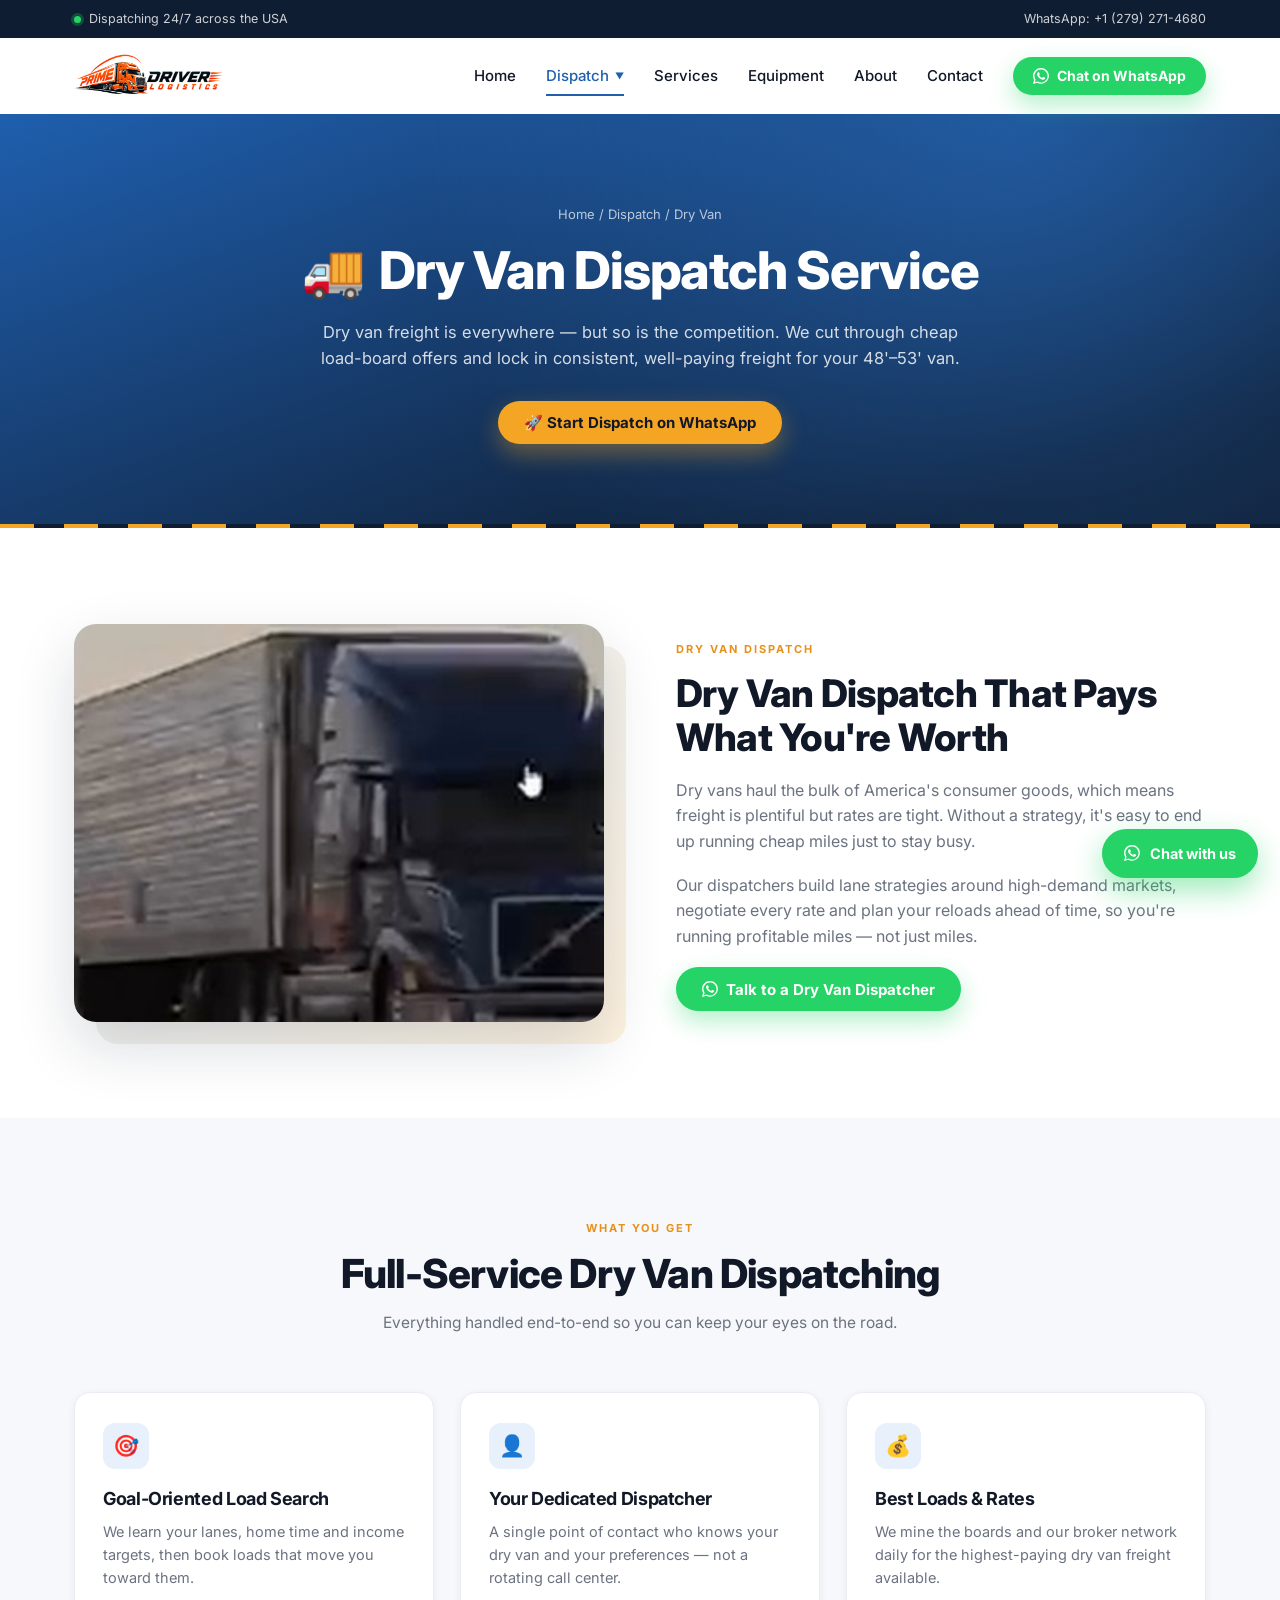
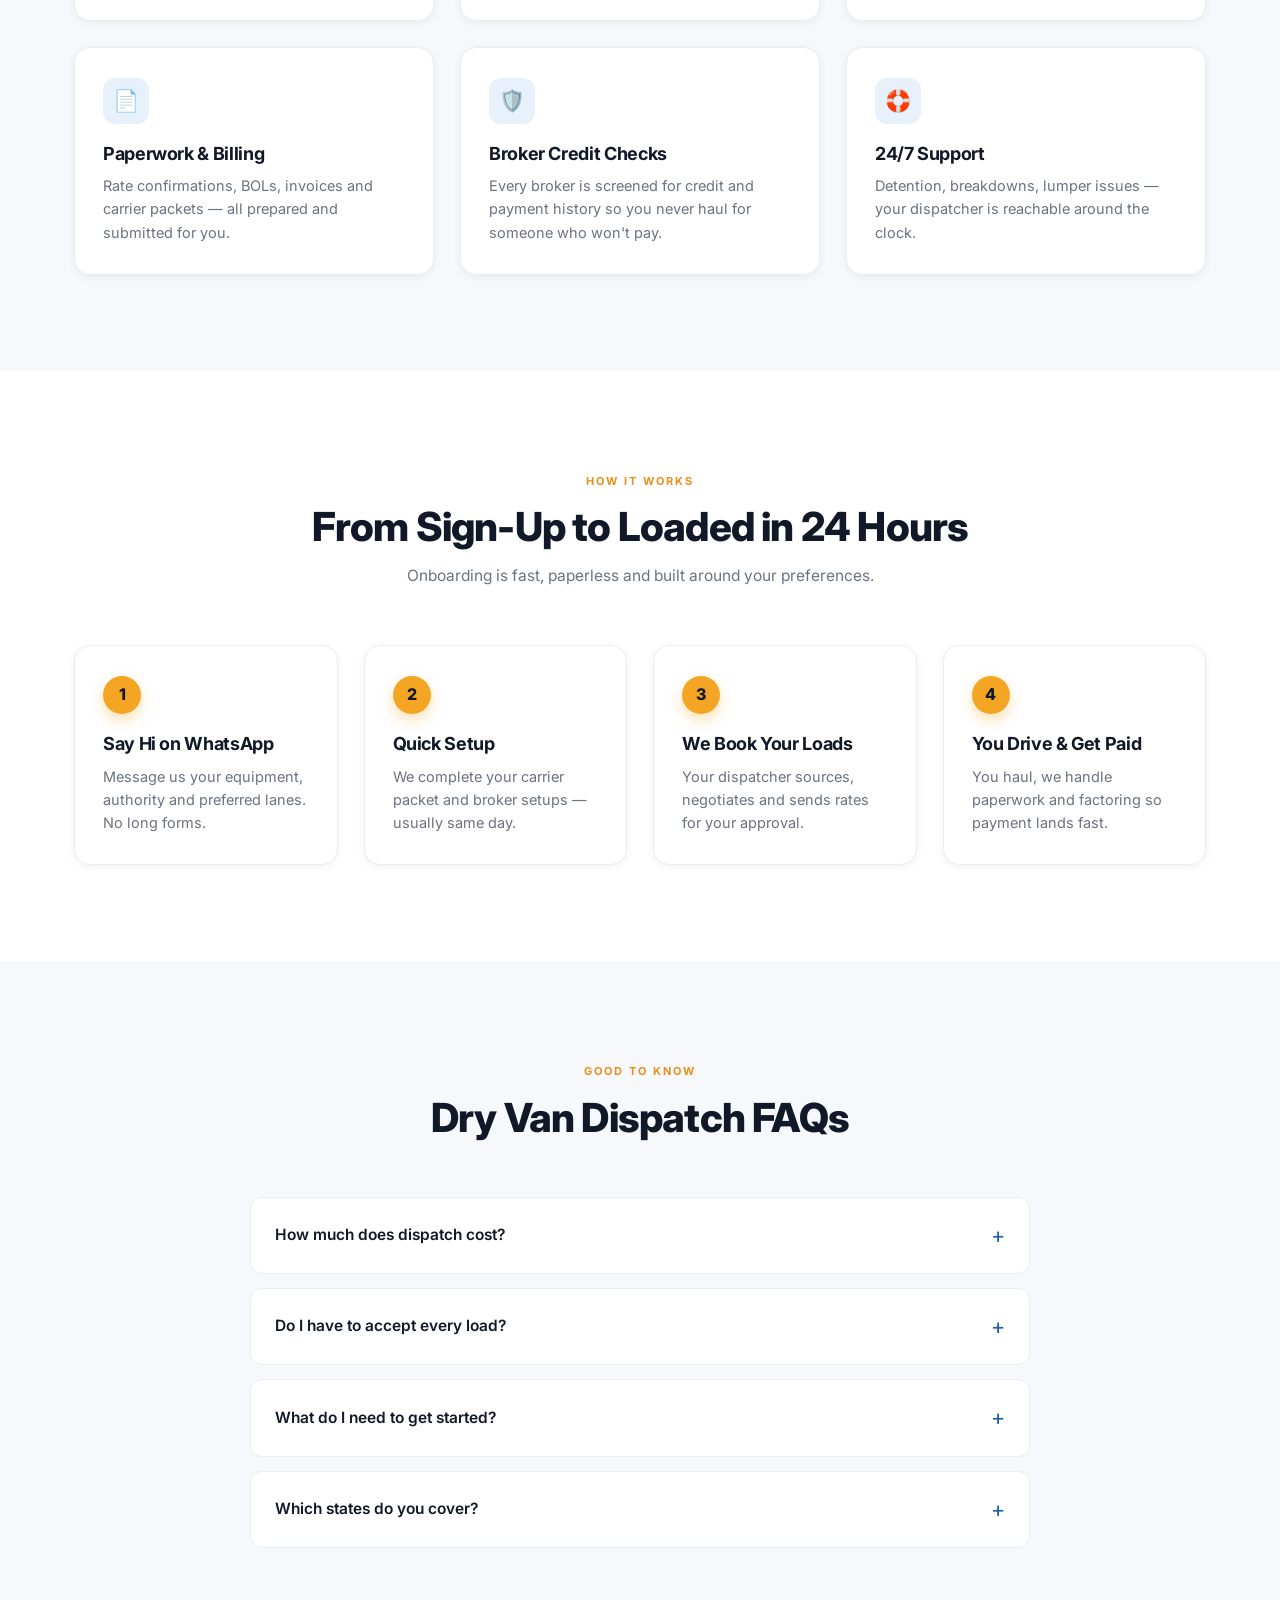
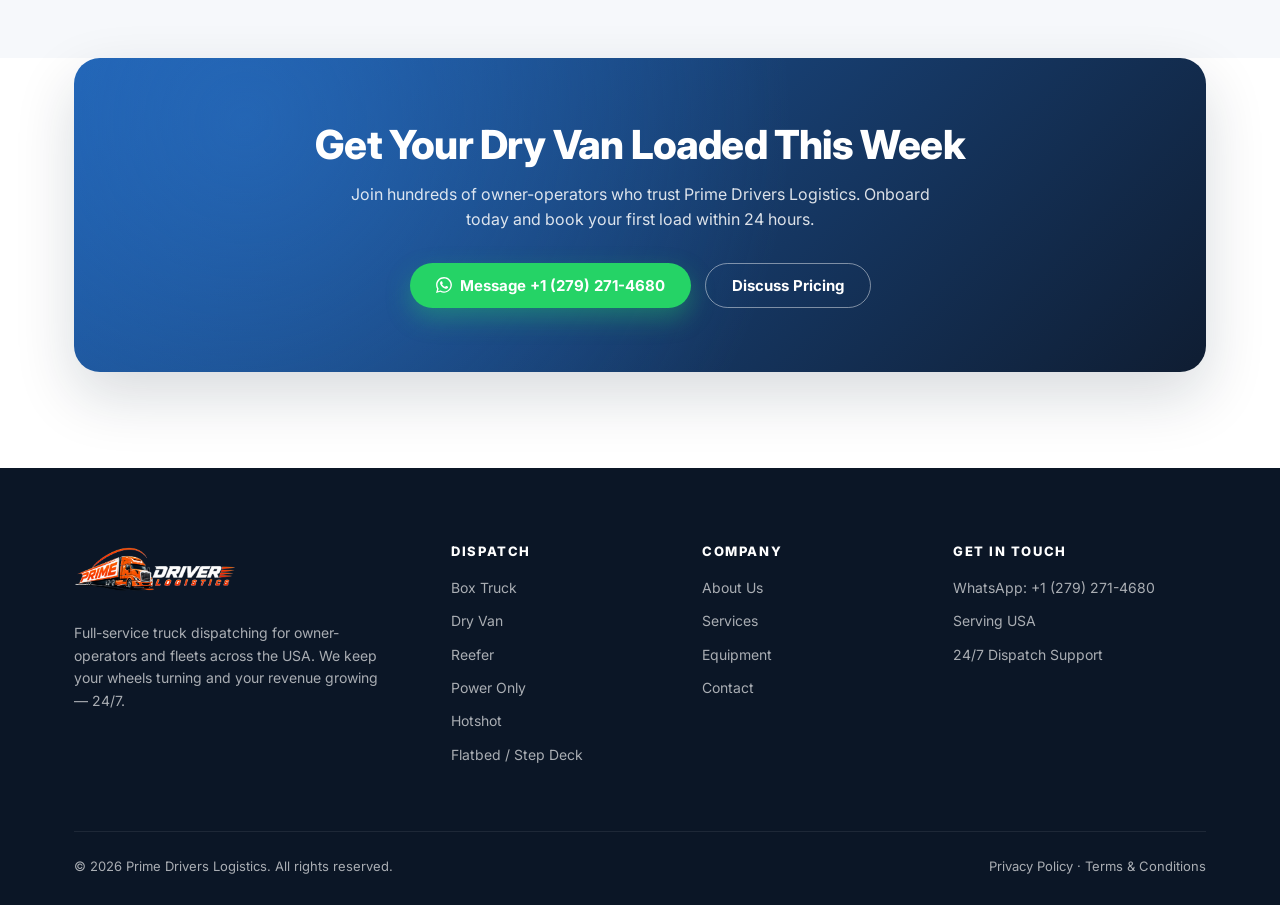
<file: dispatch-dry-van.html>
﻿<!DOCTYPE html>
<html lang="en">
<head>
<meta charset="UTF-8">
<meta name="viewport" content="width=device-width, initial-scale=1.0">
<title>Dry Van Dispatch Service | Prime Drivers Logistics</title>
<meta name="description" content="Professional dry van dispatch for owner-operators — loads, rates, paperwork and 24/7 support.">
<link rel="icon" href="data:image/svg+xml,<svg xmlns=%22http://www.w3.org/2000/svg%22 viewBox=%220 0 100 100%22><text y=%22.9em%22 font-size=%2290%22>🚛</text></svg>">
<link rel="preconnect" href="https://fonts.googleapis.com">
<link rel="preconnect" href="https://fonts.gstatic.com" crossorigin>
<link href="https://fonts.googleapis.com/css2?family=Inter:wght@400;500;600;700;800&display=swap" rel="stylesheet">
<link rel="stylesheet" href="css/style.css">
</head>
<body>
<div id="loader"><div class="loader-inner"><div class="loader-truck">🚛</div><div class="loader-bar"><span></span></div></div></div>
<div class="topbar">
  <div class="container">
    <span><i class="dot"></i>Dispatching 24/7 across the USA</span>
    <span class="hide-sm">WhatsApp: +1 (279) 271-4680</span>
  </div>
</div>
<header class="header">
  <div class="scroll-progress"></div>
  <div class="container">
        <a href="index.html" class="logo" aria-label="Prime Drivers Logistics home">
      <img src="images/logo.png" alt="Prime Drivers Logistics" class="logo-img" />
    </a>
    <nav class="nav" aria-label="Main">
      <ul>
        <li><a href="index.html" class="nav-link">Home</a></li>
        <li class="has-dropdown">
          <a href="#" class="nav-link active">Dispatch <span class="caret">▼</span></a>
          <div class="dropdown">
            <a href="dispatch-box-truck.html"><span>📦</span>Box Truck</a>
            <a href="dispatch-dry-van.html" class="active"><span>🚚</span>Dry Van</a>
            <a href="dispatch-reefer.html"><span>❄️</span>Reefer</a>
            <a href="dispatch-power-only.html"><span>🔗</span>Power Only</a>
            <a href="dispatch-hotshot.html"><span>🔥</span>Hotshot</a>
            <a href="dispatch-flatbed.html"><span>🏗️</span>Flatbed / Step Deck</a>
          </div>
        </li>
        <li><a href="services.html" class="nav-link">Services</a></li>
        <li><a href="equipment.html" class="nav-link">Equipment</a></li>
        <li><a href="about.html" class="nav-link">About</a></li>
        <li><a href="contact.html" class="nav-link">Contact</a></li>
      </ul>
      <a href="https://wa.me/12792714680?text=Hi%20Prime%20Drivers,%20I%27d%20like%20to%20start%20dispatch" target="_blank" rel="noopener" class="btn btn-wa btn-sm"><svg class="wa-ico" viewBox="0 0 24 24" fill="currentColor" aria-hidden="true"><path d="M17.5 14.4c-.3-.1-1.8-.9-2-1-.3-.1-.5-.1-.7.1-.2.3-.8 1-.9 1.2-.2.2-.3.2-.6.1-.3-.1-1.2-.5-2.4-1.5-.9-.8-1.5-1.8-1.6-2.1-.2-.3 0-.5.1-.6l.4-.5c.2-.2.2-.3.3-.5.1-.2 0-.4 0-.5l-.9-2.2c-.2-.6-.5-.5-.7-.5h-.6c-.2 0-.5.1-.8.4-.3.3-1 1-1 2.5s1.1 2.9 1.2 3.1c.1.2 2.1 3.2 5.1 4.5.7.3 1.3.5 1.7.6.7.2 1.4.2 1.9.1.6-.1 1.8-.7 2-1.4.2-.7.2-1.3.2-1.4-.1-.2-.3-.3-.6-.4zM12 21.8c-1.8 0-3.5-.5-5-1.4l-.4-.2-3.7 1 1-3.6-.2-.4C2.7 15.6 2.2 13.8 2.2 12 2.2 6.6 6.6 2.2 12 2.2c2.6 0 5.1 1 6.9 2.9 1.8 1.8 2.9 4.3 2.9 6.9 0 5.4-4.4 9.8-9.8 9.8zm8.4-18.2C18.1 1.3 15.2.1 12 .1 5.5.1.1 5.4.1 12c0 2.1.5 4.1 1.6 5.9L0 24l6.3-1.7c1.7.9 3.7 1.4 5.7 1.4 6.6 0 11.9-5.4 11.9-11.9 0-3.2-1.2-6.2-3.5-8.2z"/></svg> Chat on WhatsApp</a>
    </nav>
    <button class="menu-toggle" aria-label="Open menu"><span></span></button>
  </div>
</header>
<section class="page-hero">
  <div class="container">
    <div class="crumbs"><a href="index.html">Home</a> / Dispatch / Dry Van</div>
    <h1><span>🚚</span>Dry Van Dispatch Service</h1>
    <p>Dry van freight is everywhere — but so is the competition. We cut through cheap load-board offers and lock in consistent, well-paying freight for your 48'–53' van.</p>
    <a href="https://wa.me/12792714680?text=Hi%20Prime%20Drivers,%20I%27d%20like%20to%20start%20dispatch" target="_blank" rel="noopener" class="btn btn-amber">🚀 Start Dispatch on WhatsApp</a>
  </div>
</section>
<div class="road-wrap"><div class="road"></div></div>
<section class="section">
  <div class="container split">
    <div class="split-media reveal reveal-left">
      <img src="images/gallery-2.jpg" alt="Dry Van on the road" loading="lazy">
    </div>
    <div class="reveal reveal-right">
      <span class="eyebrow">Dry Van Dispatch</span>
      <h2>Dry Van Dispatch That Pays What You're Worth</h2>
      <p>Dry vans haul the bulk of America's consumer goods, which means freight is plentiful but rates are tight. Without a strategy, it's easy to end up running cheap miles just to stay busy.</p><p>Our dispatchers build lane strategies around high-demand markets, negotiate every rate and plan your reloads ahead of time, so you're running profitable miles — not just miles.</p>
      
      <a href="https://wa.me/12792714680?text=Hi%20Prime%20Drivers,%20I%20have%20a%20question" target="_blank" rel="noopener" class="btn btn-wa"><svg class="wa-ico" viewBox="0 0 24 24" fill="currentColor" aria-hidden="true"><path d="M17.5 14.4c-.3-.1-1.8-.9-2-1-.3-.1-.5-.1-.7.1-.2.3-.8 1-.9 1.2-.2.2-.3.2-.6.1-.3-.1-1.2-.5-2.4-1.5-.9-.8-1.5-1.8-1.6-2.1-.2-.3 0-.5.1-.6l.4-.5c.2-.2.2-.3.3-.5.1-.2 0-.4 0-.5l-.9-2.2c-.2-.6-.5-.5-.7-.5h-.6c-.2 0-.5.1-.8.4-.3.3-1 1-1 2.5s1.1 2.9 1.2 3.1c.1.2 2.1 3.2 5.1 4.5.7.3 1.3.5 1.7.6.7.2 1.4.2 1.9.1.6-.1 1.8-.7 2-1.4.2-.7.2-1.3.2-1.4-.1-.2-.3-.3-.6-.4zM12 21.8c-1.8 0-3.5-.5-5-1.4l-.4-.2-3.7 1 1-3.6-.2-.4C2.7 15.6 2.2 13.8 2.2 12 2.2 6.6 6.6 2.2 12 2.2c2.6 0 5.1 1 6.9 2.9 1.8 1.8 2.9 4.3 2.9 6.9 0 5.4-4.4 9.8-9.8 9.8zm8.4-18.2C18.1 1.3 15.2.1 12 .1 5.5.1.1 5.4.1 12c0 2.1.5 4.1 1.6 5.9L0 24l6.3-1.7c1.7.9 3.7 1.4 5.7 1.4 6.6 0 11.9-5.4 11.9-11.9 0-3.2-1.2-6.2-3.5-8.2z"/></svg> Talk to a Dry Van Dispatcher</a>
    </div>
  </div>
</section>

<section class="section soft">
  <div class="container">
    <div class="section-head center reveal">
      <span class="eyebrow">What You Get</span>
      <h2 class="section-title">Full-Service Dry Van Dispatching</h2>
      <p class="section-sub">Everything handled end-to-end so you can keep your eyes on the road.</p>
    </div>
    <div class="grid grid-3">
      <div class="card  reveal">
        <div class="card-icon">🎯</div>
        <h3>Goal-Oriented Load Search</h3>
        <p>We learn your lanes, home time and income targets, then book loads that move you toward them.</p>
      </div>
      <div class="card  reveal">
        <div class="card-icon">👤</div>
        <h3>Your Dedicated Dispatcher</h3>
        <p>A single point of contact who knows your dry van and your preferences — not a rotating call center.</p>
      </div>
      <div class="card  reveal">
        <div class="card-icon">💰</div>
        <h3>Best Loads &amp; Rates</h3>
        <p>We mine the boards and our broker network daily for the highest-paying dry van freight available.</p>
      </div>
      <div class="card  reveal">
        <div class="card-icon">📄</div>
        <h3>Paperwork &amp; Billing</h3>
        <p>Rate confirmations, BOLs, invoices and carrier packets — all prepared and submitted for you.</p>
      </div>
      <div class="card  reveal">
        <div class="card-icon">🛡️</div>
        <h3>Broker Credit Checks</h3>
        <p>Every broker is screened for credit and payment history so you never haul for someone who won't pay.</p>
      </div>
      <div class="card  reveal">
        <div class="card-icon">🛟</div>
        <h3>24/7 Support</h3>
        <p>Detention, breakdowns, lumper issues — your dispatcher is reachable around the clock.</p>
      </div>
    </div>
  </div>
</section>

<section class="section">
  <div class="container">
    <div class="section-head center reveal">
      <span class="eyebrow">How It Works</span>
      <h2 class="section-title">From Sign-Up to Loaded in 24 Hours</h2>
      <p class="section-sub">Onboarding is fast, paperless and built around your preferences.</p>
    </div>
    <div class="grid grid-4">
      <div class="card step reveal">
        <div class="step-num">1</div>
        <h3>Say Hi on WhatsApp</h3>
        <p>Message us your equipment, authority and preferred lanes. No long forms.</p>
      </div>
      <div class="card step reveal">
        <div class="step-num">2</div>
        <h3>Quick Setup</h3>
        <p>We complete your carrier packet and broker setups — usually same day.</p>
      </div>
      <div class="card step reveal">
        <div class="step-num">3</div>
        <h3>We Book Your Loads</h3>
        <p>Your dispatcher sources, negotiates and sends rates for your approval.</p>
      </div>
      <div class="card step reveal">
        <div class="step-num">4</div>
        <h3>You Drive &amp; Get Paid</h3>
        <p>You haul, we handle paperwork and factoring so payment lands fast.</p>
      </div>
    </div>
  </div>
</section>

<section class="section soft">
  <div class="container">
    <div class="section-head center reveal">
      <span class="eyebrow">Good to Know</span>
      <h2 class="section-title">Dry Van Dispatch FAQs</h2>
      
    </div>
    <div class="faq">
      <div class="faq-item reveal">
        <button class="faq-q" aria-expanded="false">How much does dispatch cost?<span class="plus">+</span></button>
        <div class="faq-a"><p>We charge a flat percentage of the gross load rate — no setup fees, no hidden charges and no long-term contracts. Message us on WhatsApp for a quote tailored to your truck.</p></div>
      </div>
      <div class="faq-item reveal">
        <button class="faq-q" aria-expanded="false">Do I have to accept every load?<span class="plus">+</span></button>
        <div class="faq-a"><p>Never. There's no forced dispatch. We send you the details and rate of every load and you approve it before we book.</p></div>
      </div>
      <div class="faq-item reveal">
        <button class="faq-q" aria-expanded="false">What do I need to get started?<span class="plus">+</span></button>
        <div class="faq-a"><p>Your active MC/DOT authority, a current certificate of insurance (COI), your W-9 and your equipment details. That's it.</p></div>
      </div>
      <div class="faq-item reveal">
        <button class="faq-q" aria-expanded="false">Which states do you cover?<span class="plus">+</span></button>
        <div class="faq-a"><p>All 48 contiguous states. We plan lanes around your home time — local, regional or OTR.</p></div>
      </div>
    </div>
  </div>
</section>
<div class="soft"><section class="cta-wrap">
  <div class="container">
    <div class="cta reveal">
      <h2>Get Your Dry Van Loaded This Week</h2>
      <p>Join hundreds of owner-operators who trust Prime Drivers Logistics. Onboard today and book your first load within 24 hours.</p>
      <div class="btn-row">
        <a href="https://wa.me/12792714680?text=Hi%20Prime%20Drivers,%20I%27m%20ready%20to%20get%20loaded" target="_blank" rel="noopener" class="btn btn-wa"><svg class="wa-ico" viewBox="0 0 24 24" fill="currentColor" aria-hidden="true"><path d="M17.5 14.4c-.3-.1-1.8-.9-2-1-.3-.1-.5-.1-.7.1-.2.3-.8 1-.9 1.2-.2.2-.3.2-.6.1-.3-.1-1.2-.5-2.4-1.5-.9-.8-1.5-1.8-1.6-2.1-.2-.3 0-.5.1-.6l.4-.5c.2-.2.2-.3.3-.5.1-.2 0-.4 0-.5l-.9-2.2c-.2-.6-.5-.5-.7-.5h-.6c-.2 0-.5.1-.8.4-.3.3-1 1-1 2.5s1.1 2.9 1.2 3.1c.1.2 2.1 3.2 5.1 4.5.7.3 1.3.5 1.7.6.7.2 1.4.2 1.9.1.6-.1 1.8-.7 2-1.4.2-.7.2-1.3.2-1.4-.1-.2-.3-.3-.6-.4zM12 21.8c-1.8 0-3.5-.5-5-1.4l-.4-.2-3.7 1 1-3.6-.2-.4C2.7 15.6 2.2 13.8 2.2 12 2.2 6.6 6.6 2.2 12 2.2c2.6 0 5.1 1 6.9 2.9 1.8 1.8 2.9 4.3 2.9 6.9 0 5.4-4.4 9.8-9.8 9.8zm8.4-18.2C18.1 1.3 15.2.1 12 .1 5.5.1.1 5.4.1 12c0 2.1.5 4.1 1.6 5.9L0 24l6.3-1.7c1.7.9 3.7 1.4 5.7 1.4 6.6 0 11.9-5.4 11.9-11.9 0-3.2-1.2-6.2-3.5-8.2z"/></svg> Message +1 (279) 271-4680</a>
        <a href="https://wa.me/12792714680?text=Hi,%20I%27d%20like%20to%20discuss%20dispatch%20pricing" target="_blank" rel="noopener" class="btn btn-ghost">Discuss Pricing</a>
      </div>
    </div>
  </div>
</section>
</div>
<footer class="footer">
  <div class="container">
    <div class="footer-grid">
      <div class="footer-about">
                <a href="index.html" class="logo" aria-label="Prime Drivers Logistics home">
          <img src="images/logo-white.png" alt="Prime Drivers Logistics" class="logo-img footer-logo" />
        </a>
        <p>Full-service truck dispatching for owner-operators and fleets across the USA. We keep your wheels turning and your revenue growing — 24/7.</p>
      </div>
      <div>
        <h4>Dispatch</h4>
        <ul>
          <li><a href="dispatch-box-truck.html">Box Truck</a></li>
          <li><a href="dispatch-dry-van.html">Dry Van</a></li>
          <li><a href="dispatch-reefer.html">Reefer</a></li>
          <li><a href="dispatch-power-only.html">Power Only</a></li>
          <li><a href="dispatch-hotshot.html">Hotshot</a></li>
          <li><a href="dispatch-flatbed.html">Flatbed / Step Deck</a></li>
        </ul>
      </div>
      <div>
        <h4>Company</h4>
        <ul>
          <li><a href="about.html">About Us</a></li>
          <li><a href="services.html">Services</a></li>
          <li><a href="equipment.html">Equipment</a></li>
          <li><a href="contact.html">Contact</a></li>
        </ul>
      </div>
      <div>
        <h4>Get in Touch</h4>
        <ul>
          <li><a href="https://wa.me/12792714680" target="_blank" rel="noopener">WhatsApp: +1 (279) 271-4680</a></li>
          <li>Serving USA</li>
          <li>24/7 Dispatch Support</li>
        </ul>
      </div>
    </div>
    <div class="footer-bottom">
      <span>© 2026 Prime Drivers Logistics. All rights reserved.</span>
      <span><a href="#">Privacy Policy</a> · <a href="#">Terms &amp; Conditions</a></span>
    </div>
  </div>
</footer>

<a href="https://wa.me/12792714680?text=Hi%20Prime%20Drivers!" target="_blank" rel="noopener" class="float-chat" aria-label="Chat with us on WhatsApp"><svg class="wa-ico" viewBox="0 0 24 24" fill="currentColor" aria-hidden="true"><path d="M17.5 14.4c-.3-.1-1.8-.9-2-1-.3-.1-.5-.1-.7.1-.2.3-.8 1-.9 1.2-.2.2-.3.2-.6.1-.3-.1-1.2-.5-2.4-1.5-.9-.8-1.5-1.8-1.6-2.1-.2-.3 0-.5.1-.6l.4-.5c.2-.2.2-.3.3-.5.1-.2 0-.4 0-.5l-.9-2.2c-.2-.6-.5-.5-.7-.5h-.6c-.2 0-.5.1-.8.4-.3.3-1 1-1 2.5s1.1 2.9 1.2 3.1c.1.2 2.1 3.2 5.1 4.5.7.3 1.3.5 1.7.6.7.2 1.4.2 1.9.1.6-.1 1.8-.7 2-1.4.2-.7.2-1.3.2-1.4-.1-.2-.3-.3-.6-.4zM12 21.8c-1.8 0-3.5-.5-5-1.4l-.4-.2-3.7 1 1-3.6-.2-.4C2.7 15.6 2.2 13.8 2.2 12 2.2 6.6 6.6 2.2 12 2.2c2.6 0 5.1 1 6.9 2.9 1.8 1.8 2.9 4.3 2.9 6.9 0 5.4-4.4 9.8-9.8 9.8zm8.4-18.2C18.1 1.3 15.2.1 12 .1 5.5.1.1 5.4.1 12c0 2.1.5 4.1 1.6 5.9L0 24l6.3-1.7c1.7.9 3.7 1.4 5.7 1.4 6.6 0 11.9-5.4 11.9-11.9 0-3.2-1.2-6.2-3.5-8.2z"/></svg><span>Chat with us</span></a>

<script src="js/main.js"></script>
</body>
</html>
</file>
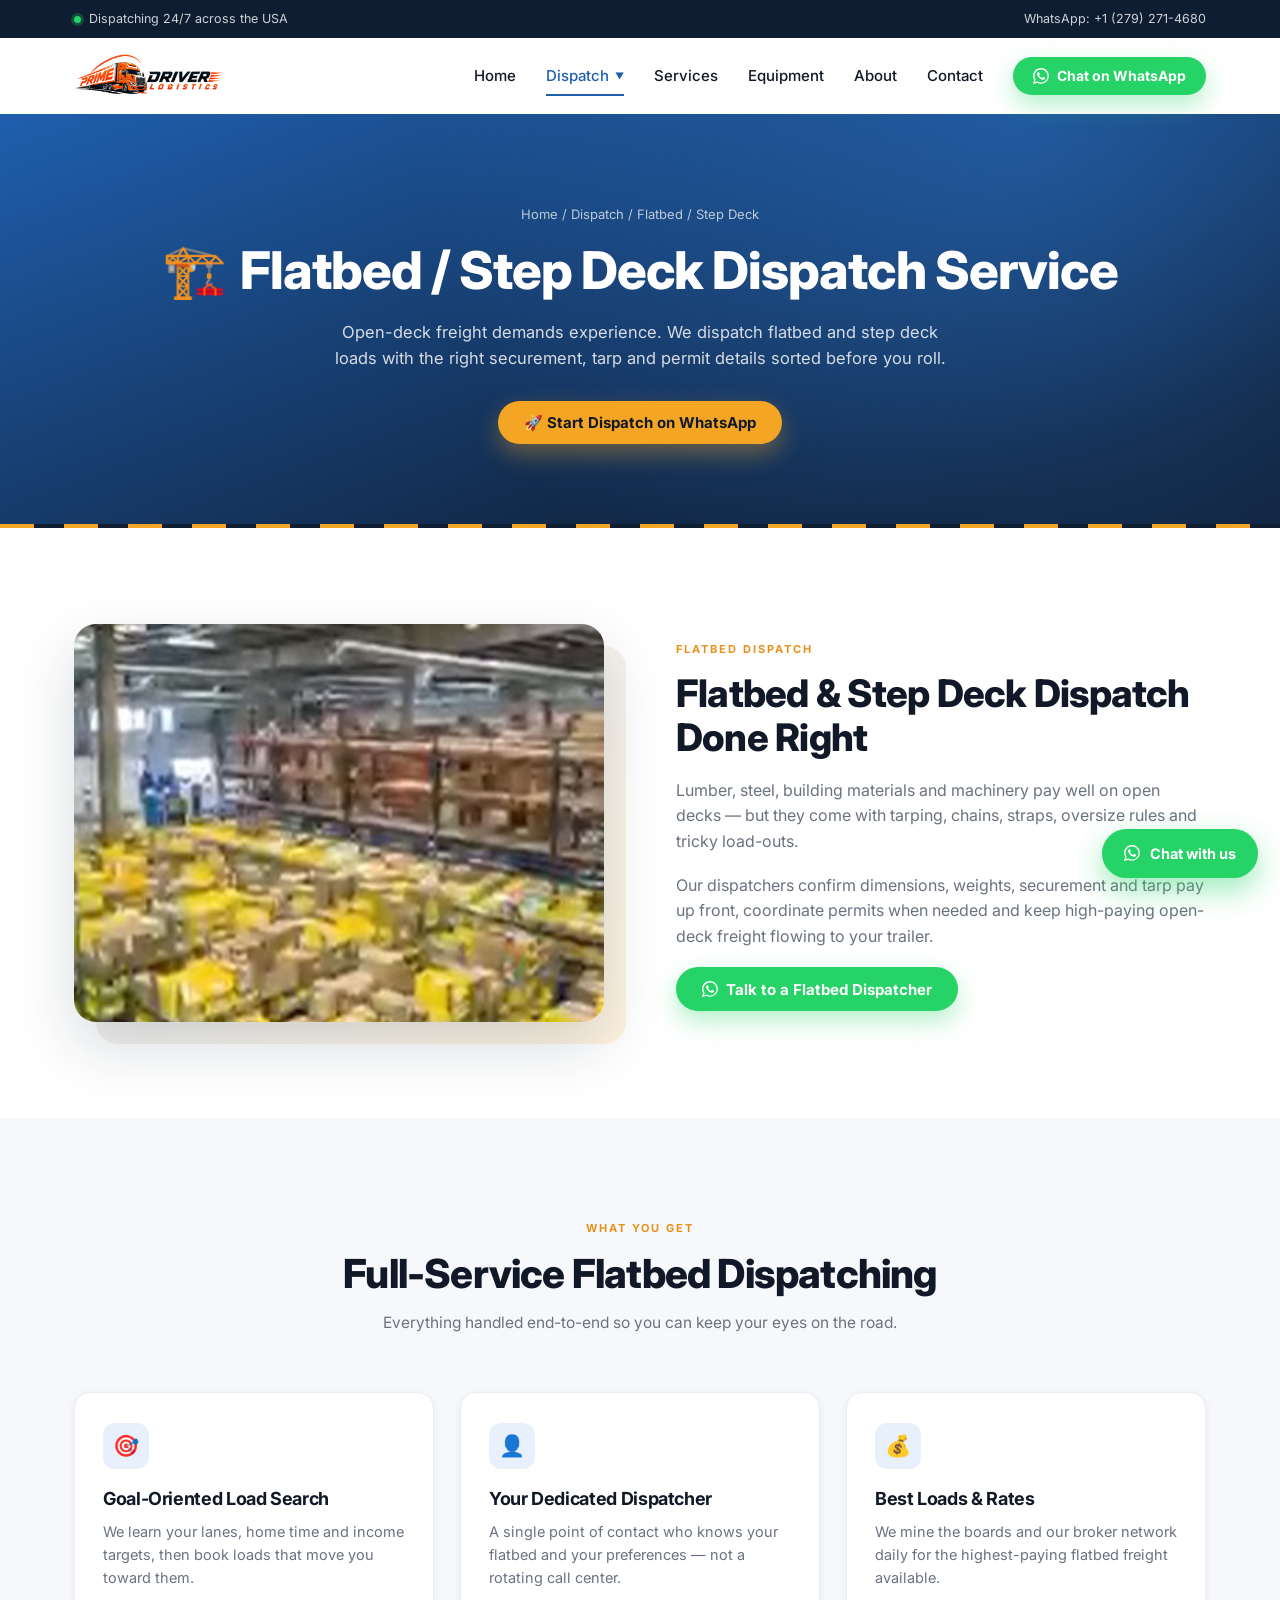
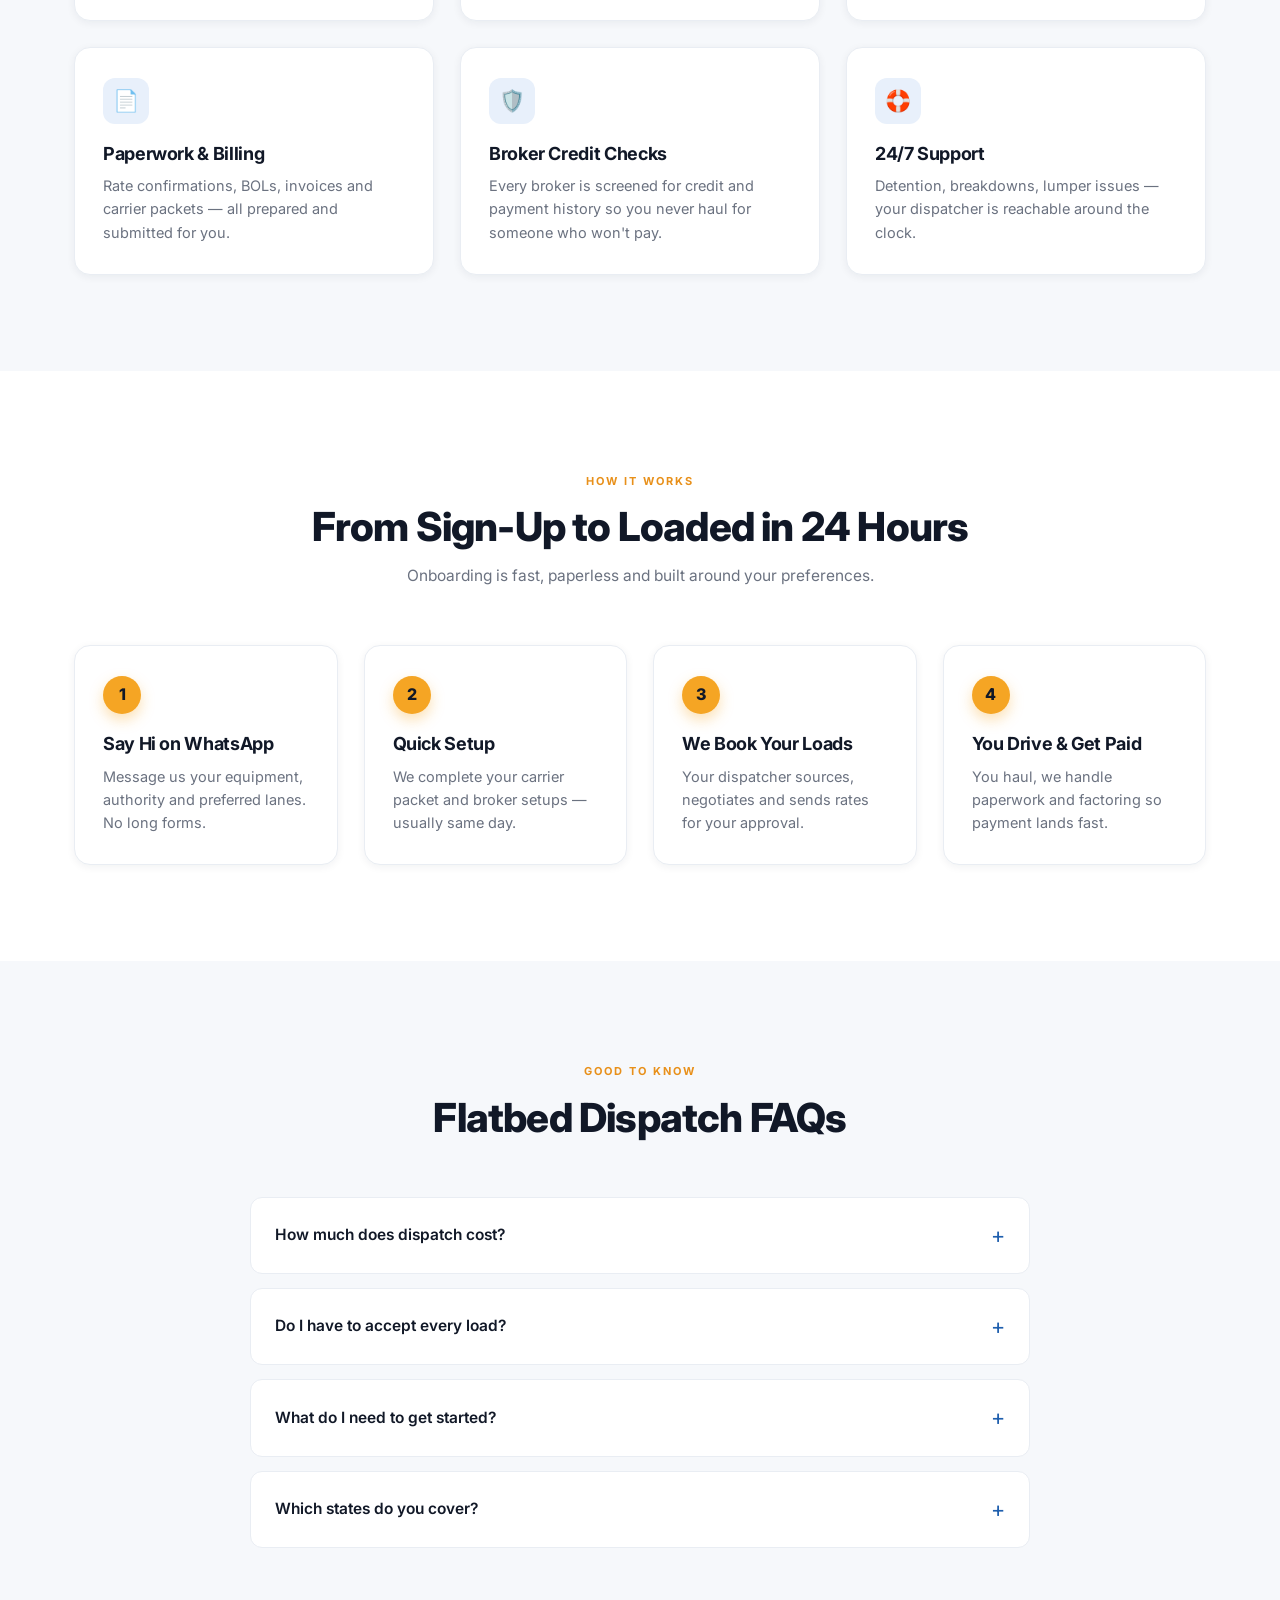
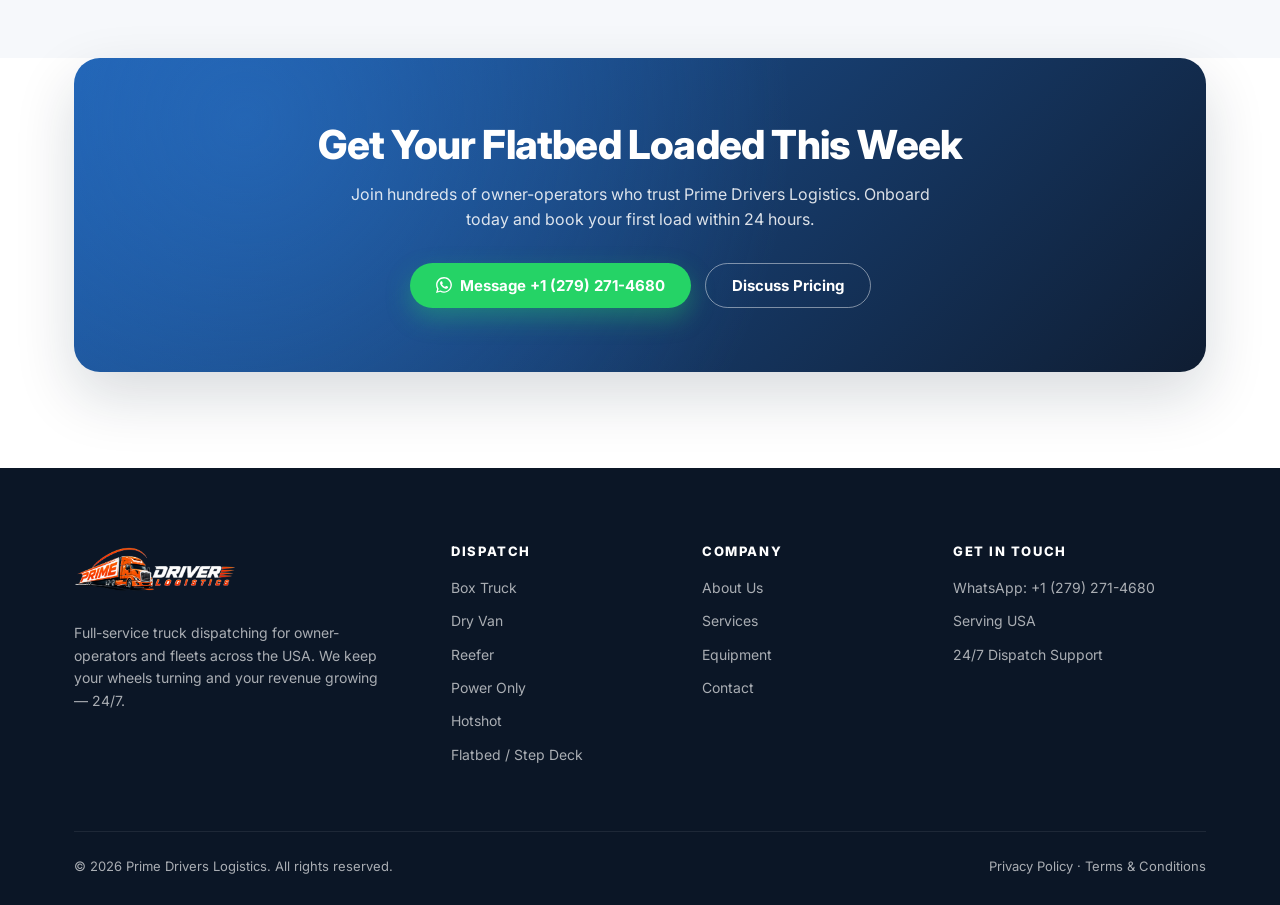
<file: dispatch-flatbed.html>
﻿<!DOCTYPE html>
<html lang="en">
<head>
<meta charset="UTF-8">
<meta name="viewport" content="width=device-width, initial-scale=1.0">
<title>Flatbed / Step Deck Dispatch Service | Prime Drivers Logistics</title>
<meta name="description" content="Professional flatbed / step deck dispatch for owner-operators — loads, rates, paperwork and 24/7 support.">
<link rel="icon" href="data:image/svg+xml,<svg xmlns=%22http://www.w3.org/2000/svg%22 viewBox=%220 0 100 100%22><text y=%22.9em%22 font-size=%2290%22>🚛</text></svg>">
<link rel="preconnect" href="https://fonts.googleapis.com">
<link rel="preconnect" href="https://fonts.gstatic.com" crossorigin>
<link href="https://fonts.googleapis.com/css2?family=Inter:wght@400;500;600;700;800&display=swap" rel="stylesheet">
<link rel="stylesheet" href="css/style.css">
</head>
<body>
<div id="loader"><div class="loader-inner"><div class="loader-truck">🚛</div><div class="loader-bar"><span></span></div></div></div>
<div class="topbar">
  <div class="container">
    <span><i class="dot"></i>Dispatching 24/7 across the USA</span>
    <span class="hide-sm">WhatsApp: +1 (279) 271-4680</span>
  </div>
</div>
<header class="header">
  <div class="scroll-progress"></div>
  <div class="container">
        <a href="index.html" class="logo" aria-label="Prime Drivers Logistics home">
      <img src="images/logo.png" alt="Prime Drivers Logistics" class="logo-img" />
    </a>
    <nav class="nav" aria-label="Main">
      <ul>
        <li><a href="index.html" class="nav-link">Home</a></li>
        <li class="has-dropdown">
          <a href="#" class="nav-link active">Dispatch <span class="caret">▼</span></a>
          <div class="dropdown">
            <a href="dispatch-box-truck.html"><span>📦</span>Box Truck</a>
            <a href="dispatch-dry-van.html"><span>🚚</span>Dry Van</a>
            <a href="dispatch-reefer.html"><span>❄️</span>Reefer</a>
            <a href="dispatch-power-only.html"><span>🔗</span>Power Only</a>
            <a href="dispatch-hotshot.html"><span>🔥</span>Hotshot</a>
            <a href="dispatch-flatbed.html" class="active"><span>🏗️</span>Flatbed / Step Deck</a>
          </div>
        </li>
        <li><a href="services.html" class="nav-link">Services</a></li>
        <li><a href="equipment.html" class="nav-link">Equipment</a></li>
        <li><a href="about.html" class="nav-link">About</a></li>
        <li><a href="contact.html" class="nav-link">Contact</a></li>
      </ul>
      <a href="https://wa.me/12792714680?text=Hi%20Prime%20Drivers,%20I%27d%20like%20to%20start%20dispatch" target="_blank" rel="noopener" class="btn btn-wa btn-sm"><svg class="wa-ico" viewBox="0 0 24 24" fill="currentColor" aria-hidden="true"><path d="M17.5 14.4c-.3-.1-1.8-.9-2-1-.3-.1-.5-.1-.7.1-.2.3-.8 1-.9 1.2-.2.2-.3.2-.6.1-.3-.1-1.2-.5-2.4-1.5-.9-.8-1.5-1.8-1.6-2.1-.2-.3 0-.5.1-.6l.4-.5c.2-.2.2-.3.3-.5.1-.2 0-.4 0-.5l-.9-2.2c-.2-.6-.5-.5-.7-.5h-.6c-.2 0-.5.1-.8.4-.3.3-1 1-1 2.5s1.1 2.9 1.2 3.1c.1.2 2.1 3.2 5.1 4.5.7.3 1.3.5 1.7.6.7.2 1.4.2 1.9.1.6-.1 1.8-.7 2-1.4.2-.7.2-1.3.2-1.4-.1-.2-.3-.3-.6-.4zM12 21.8c-1.8 0-3.5-.5-5-1.4l-.4-.2-3.7 1 1-3.6-.2-.4C2.7 15.6 2.2 13.8 2.2 12 2.2 6.6 6.6 2.2 12 2.2c2.6 0 5.1 1 6.9 2.9 1.8 1.8 2.9 4.3 2.9 6.9 0 5.4-4.4 9.8-9.8 9.8zm8.4-18.2C18.1 1.3 15.2.1 12 .1 5.5.1.1 5.4.1 12c0 2.1.5 4.1 1.6 5.9L0 24l6.3-1.7c1.7.9 3.7 1.4 5.7 1.4 6.6 0 11.9-5.4 11.9-11.9 0-3.2-1.2-6.2-3.5-8.2z"/></svg> Chat on WhatsApp</a>
    </nav>
    <button class="menu-toggle" aria-label="Open menu"><span></span></button>
  </div>
</header>
<section class="page-hero">
  <div class="container">
    <div class="crumbs"><a href="index.html">Home</a> / Dispatch / Flatbed / Step Deck</div>
    <h1><span>🏗️</span>Flatbed / Step Deck Dispatch Service</h1>
    <p>Open-deck freight demands experience. We dispatch flatbed and step deck loads with the right securement, tarp and permit details sorted before you roll.</p>
    <a href="https://wa.me/12792714680?text=Hi%20Prime%20Drivers,%20I%27d%20like%20to%20start%20dispatch" target="_blank" rel="noopener" class="btn btn-amber">🚀 Start Dispatch on WhatsApp</a>
  </div>
</section>
<div class="road-wrap"><div class="road"></div></div>
<section class="section">
  <div class="container split">
    <div class="split-media reveal reveal-left">
      <img src="images/gallery-4.jpg" alt="Flatbed / Step Deck on the road" loading="lazy">
    </div>
    <div class="reveal reveal-right">
      <span class="eyebrow">Flatbed Dispatch</span>
      <h2>Flatbed &amp; Step Deck Dispatch Done Right</h2>
      <p>Lumber, steel, building materials and machinery pay well on open decks — but they come with tarping, chains, straps, oversize rules and tricky load-outs.</p><p>Our dispatchers confirm dimensions, weights, securement and tarp pay up front, coordinate permits when needed and keep high-paying open-deck freight flowing to your trailer.</p>
      
      <a href="https://wa.me/12792714680?text=Hi%20Prime%20Drivers,%20I%20have%20a%20question" target="_blank" rel="noopener" class="btn btn-wa"><svg class="wa-ico" viewBox="0 0 24 24" fill="currentColor" aria-hidden="true"><path d="M17.5 14.4c-.3-.1-1.8-.9-2-1-.3-.1-.5-.1-.7.1-.2.3-.8 1-.9 1.2-.2.2-.3.2-.6.1-.3-.1-1.2-.5-2.4-1.5-.9-.8-1.5-1.8-1.6-2.1-.2-.3 0-.5.1-.6l.4-.5c.2-.2.2-.3.3-.5.1-.2 0-.4 0-.5l-.9-2.2c-.2-.6-.5-.5-.7-.5h-.6c-.2 0-.5.1-.8.4-.3.3-1 1-1 2.5s1.1 2.9 1.2 3.1c.1.2 2.1 3.2 5.1 4.5.7.3 1.3.5 1.7.6.7.2 1.4.2 1.9.1.6-.1 1.8-.7 2-1.4.2-.7.2-1.3.2-1.4-.1-.2-.3-.3-.6-.4zM12 21.8c-1.8 0-3.5-.5-5-1.4l-.4-.2-3.7 1 1-3.6-.2-.4C2.7 15.6 2.2 13.8 2.2 12 2.2 6.6 6.6 2.2 12 2.2c2.6 0 5.1 1 6.9 2.9 1.8 1.8 2.9 4.3 2.9 6.9 0 5.4-4.4 9.8-9.8 9.8zm8.4-18.2C18.1 1.3 15.2.1 12 .1 5.5.1.1 5.4.1 12c0 2.1.5 4.1 1.6 5.9L0 24l6.3-1.7c1.7.9 3.7 1.4 5.7 1.4 6.6 0 11.9-5.4 11.9-11.9 0-3.2-1.2-6.2-3.5-8.2z"/></svg> Talk to a Flatbed Dispatcher</a>
    </div>
  </div>
</section>

<section class="section soft">
  <div class="container">
    <div class="section-head center reveal">
      <span class="eyebrow">What You Get</span>
      <h2 class="section-title">Full-Service Flatbed Dispatching</h2>
      <p class="section-sub">Everything handled end-to-end so you can keep your eyes on the road.</p>
    </div>
    <div class="grid grid-3">
      <div class="card  reveal">
        <div class="card-icon">🎯</div>
        <h3>Goal-Oriented Load Search</h3>
        <p>We learn your lanes, home time and income targets, then book loads that move you toward them.</p>
      </div>
      <div class="card  reveal">
        <div class="card-icon">👤</div>
        <h3>Your Dedicated Dispatcher</h3>
        <p>A single point of contact who knows your flatbed and your preferences — not a rotating call center.</p>
      </div>
      <div class="card  reveal">
        <div class="card-icon">💰</div>
        <h3>Best Loads &amp; Rates</h3>
        <p>We mine the boards and our broker network daily for the highest-paying flatbed freight available.</p>
      </div>
      <div class="card  reveal">
        <div class="card-icon">📄</div>
        <h3>Paperwork &amp; Billing</h3>
        <p>Rate confirmations, BOLs, invoices and carrier packets — all prepared and submitted for you.</p>
      </div>
      <div class="card  reveal">
        <div class="card-icon">🛡️</div>
        <h3>Broker Credit Checks</h3>
        <p>Every broker is screened for credit and payment history so you never haul for someone who won't pay.</p>
      </div>
      <div class="card  reveal">
        <div class="card-icon">🛟</div>
        <h3>24/7 Support</h3>
        <p>Detention, breakdowns, lumper issues — your dispatcher is reachable around the clock.</p>
      </div>
    </div>
  </div>
</section>

<section class="section">
  <div class="container">
    <div class="section-head center reveal">
      <span class="eyebrow">How It Works</span>
      <h2 class="section-title">From Sign-Up to Loaded in 24 Hours</h2>
      <p class="section-sub">Onboarding is fast, paperless and built around your preferences.</p>
    </div>
    <div class="grid grid-4">
      <div class="card step reveal">
        <div class="step-num">1</div>
        <h3>Say Hi on WhatsApp</h3>
        <p>Message us your equipment, authority and preferred lanes. No long forms.</p>
      </div>
      <div class="card step reveal">
        <div class="step-num">2</div>
        <h3>Quick Setup</h3>
        <p>We complete your carrier packet and broker setups — usually same day.</p>
      </div>
      <div class="card step reveal">
        <div class="step-num">3</div>
        <h3>We Book Your Loads</h3>
        <p>Your dispatcher sources, negotiates and sends rates for your approval.</p>
      </div>
      <div class="card step reveal">
        <div class="step-num">4</div>
        <h3>You Drive &amp; Get Paid</h3>
        <p>You haul, we handle paperwork and factoring so payment lands fast.</p>
      </div>
    </div>
  </div>
</section>

<section class="section soft">
  <div class="container">
    <div class="section-head center reveal">
      <span class="eyebrow">Good to Know</span>
      <h2 class="section-title">Flatbed Dispatch FAQs</h2>
      
    </div>
    <div class="faq">
      <div class="faq-item reveal">
        <button class="faq-q" aria-expanded="false">How much does dispatch cost?<span class="plus">+</span></button>
        <div class="faq-a"><p>We charge a flat percentage of the gross load rate — no setup fees, no hidden charges and no long-term contracts. Message us on WhatsApp for a quote tailored to your truck.</p></div>
      </div>
      <div class="faq-item reveal">
        <button class="faq-q" aria-expanded="false">Do I have to accept every load?<span class="plus">+</span></button>
        <div class="faq-a"><p>Never. There's no forced dispatch. We send you the details and rate of every load and you approve it before we book.</p></div>
      </div>
      <div class="faq-item reveal">
        <button class="faq-q" aria-expanded="false">What do I need to get started?<span class="plus">+</span></button>
        <div class="faq-a"><p>Your active MC/DOT authority, a current certificate of insurance (COI), your W-9 and your equipment details. That's it.</p></div>
      </div>
      <div class="faq-item reveal">
        <button class="faq-q" aria-expanded="false">Which states do you cover?<span class="plus">+</span></button>
        <div class="faq-a"><p>All 48 contiguous states. We plan lanes around your home time — local, regional or OTR.</p></div>
      </div>
    </div>
  </div>
</section>
<div class="soft"><section class="cta-wrap">
  <div class="container">
    <div class="cta reveal">
      <h2>Get Your Flatbed Loaded This Week</h2>
      <p>Join hundreds of owner-operators who trust Prime Drivers Logistics. Onboard today and book your first load within 24 hours.</p>
      <div class="btn-row">
        <a href="https://wa.me/12792714680?text=Hi%20Prime%20Drivers,%20I%27m%20ready%20to%20get%20loaded" target="_blank" rel="noopener" class="btn btn-wa"><svg class="wa-ico" viewBox="0 0 24 24" fill="currentColor" aria-hidden="true"><path d="M17.5 14.4c-.3-.1-1.8-.9-2-1-.3-.1-.5-.1-.7.1-.2.3-.8 1-.9 1.2-.2.2-.3.2-.6.1-.3-.1-1.2-.5-2.4-1.5-.9-.8-1.5-1.8-1.6-2.1-.2-.3 0-.5.1-.6l.4-.5c.2-.2.2-.3.3-.5.1-.2 0-.4 0-.5l-.9-2.2c-.2-.6-.5-.5-.7-.5h-.6c-.2 0-.5.1-.8.4-.3.3-1 1-1 2.5s1.1 2.9 1.2 3.1c.1.2 2.1 3.2 5.1 4.5.7.3 1.3.5 1.7.6.7.2 1.4.2 1.9.1.6-.1 1.8-.7 2-1.4.2-.7.2-1.3.2-1.4-.1-.2-.3-.3-.6-.4zM12 21.8c-1.8 0-3.5-.5-5-1.4l-.4-.2-3.7 1 1-3.6-.2-.4C2.7 15.6 2.2 13.8 2.2 12 2.2 6.6 6.6 2.2 12 2.2c2.6 0 5.1 1 6.9 2.9 1.8 1.8 2.9 4.3 2.9 6.9 0 5.4-4.4 9.8-9.8 9.8zm8.4-18.2C18.1 1.3 15.2.1 12 .1 5.5.1.1 5.4.1 12c0 2.1.5 4.1 1.6 5.9L0 24l6.3-1.7c1.7.9 3.7 1.4 5.7 1.4 6.6 0 11.9-5.4 11.9-11.9 0-3.2-1.2-6.2-3.5-8.2z"/></svg> Message +1 (279) 271-4680</a>
        <a href="https://wa.me/12792714680?text=Hi,%20I%27d%20like%20to%20discuss%20dispatch%20pricing" target="_blank" rel="noopener" class="btn btn-ghost">Discuss Pricing</a>
      </div>
    </div>
  </div>
</section>
</div>
<footer class="footer">
  <div class="container">
    <div class="footer-grid">
      <div class="footer-about">
                <a href="index.html" class="logo" aria-label="Prime Drivers Logistics home">
          <img src="images/logo-white.png" alt="Prime Drivers Logistics" class="logo-img footer-logo" />
        </a>
        <p>Full-service truck dispatching for owner-operators and fleets across the USA. We keep your wheels turning and your revenue growing — 24/7.</p>
      </div>
      <div>
        <h4>Dispatch</h4>
        <ul>
          <li><a href="dispatch-box-truck.html">Box Truck</a></li>
          <li><a href="dispatch-dry-van.html">Dry Van</a></li>
          <li><a href="dispatch-reefer.html">Reefer</a></li>
          <li><a href="dispatch-power-only.html">Power Only</a></li>
          <li><a href="dispatch-hotshot.html">Hotshot</a></li>
          <li><a href="dispatch-flatbed.html">Flatbed / Step Deck</a></li>
        </ul>
      </div>
      <div>
        <h4>Company</h4>
        <ul>
          <li><a href="about.html">About Us</a></li>
          <li><a href="services.html">Services</a></li>
          <li><a href="equipment.html">Equipment</a></li>
          <li><a href="contact.html">Contact</a></li>
        </ul>
      </div>
      <div>
        <h4>Get in Touch</h4>
        <ul>
          <li><a href="https://wa.me/12792714680" target="_blank" rel="noopener">WhatsApp: +1 (279) 271-4680</a></li>
          <li>Serving USA</li>
          <li>24/7 Dispatch Support</li>
        </ul>
      </div>
    </div>
    <div class="footer-bottom">
      <span>© 2026 Prime Drivers Logistics. All rights reserved.</span>
      <span><a href="#">Privacy Policy</a> · <a href="#">Terms &amp; Conditions</a></span>
    </div>
  </div>
</footer>

<a href="https://wa.me/12792714680?text=Hi%20Prime%20Drivers!" target="_blank" rel="noopener" class="float-chat" aria-label="Chat with us on WhatsApp"><svg class="wa-ico" viewBox="0 0 24 24" fill="currentColor" aria-hidden="true"><path d="M17.5 14.4c-.3-.1-1.8-.9-2-1-.3-.1-.5-.1-.7.1-.2.3-.8 1-.9 1.2-.2.2-.3.2-.6.1-.3-.1-1.2-.5-2.4-1.5-.9-.8-1.5-1.8-1.6-2.1-.2-.3 0-.5.1-.6l.4-.5c.2-.2.2-.3.3-.5.1-.2 0-.4 0-.5l-.9-2.2c-.2-.6-.5-.5-.7-.5h-.6c-.2 0-.5.1-.8.4-.3.3-1 1-1 2.5s1.1 2.9 1.2 3.1c.1.2 2.1 3.2 5.1 4.5.7.3 1.3.5 1.7.6.7.2 1.4.2 1.9.1.6-.1 1.8-.7 2-1.4.2-.7.2-1.3.2-1.4-.1-.2-.3-.3-.6-.4zM12 21.8c-1.8 0-3.5-.5-5-1.4l-.4-.2-3.7 1 1-3.6-.2-.4C2.7 15.6 2.2 13.8 2.2 12 2.2 6.6 6.6 2.2 12 2.2c2.6 0 5.1 1 6.9 2.9 1.8 1.8 2.9 4.3 2.9 6.9 0 5.4-4.4 9.8-9.8 9.8zm8.4-18.2C18.1 1.3 15.2.1 12 .1 5.5.1.1 5.4.1 12c0 2.1.5 4.1 1.6 5.9L0 24l6.3-1.7c1.7.9 3.7 1.4 5.7 1.4 6.6 0 11.9-5.4 11.9-11.9 0-3.2-1.2-6.2-3.5-8.2z"/></svg><span>Chat with us</span></a>

<script src="js/main.js"></script>
</body>
</html>
</file>
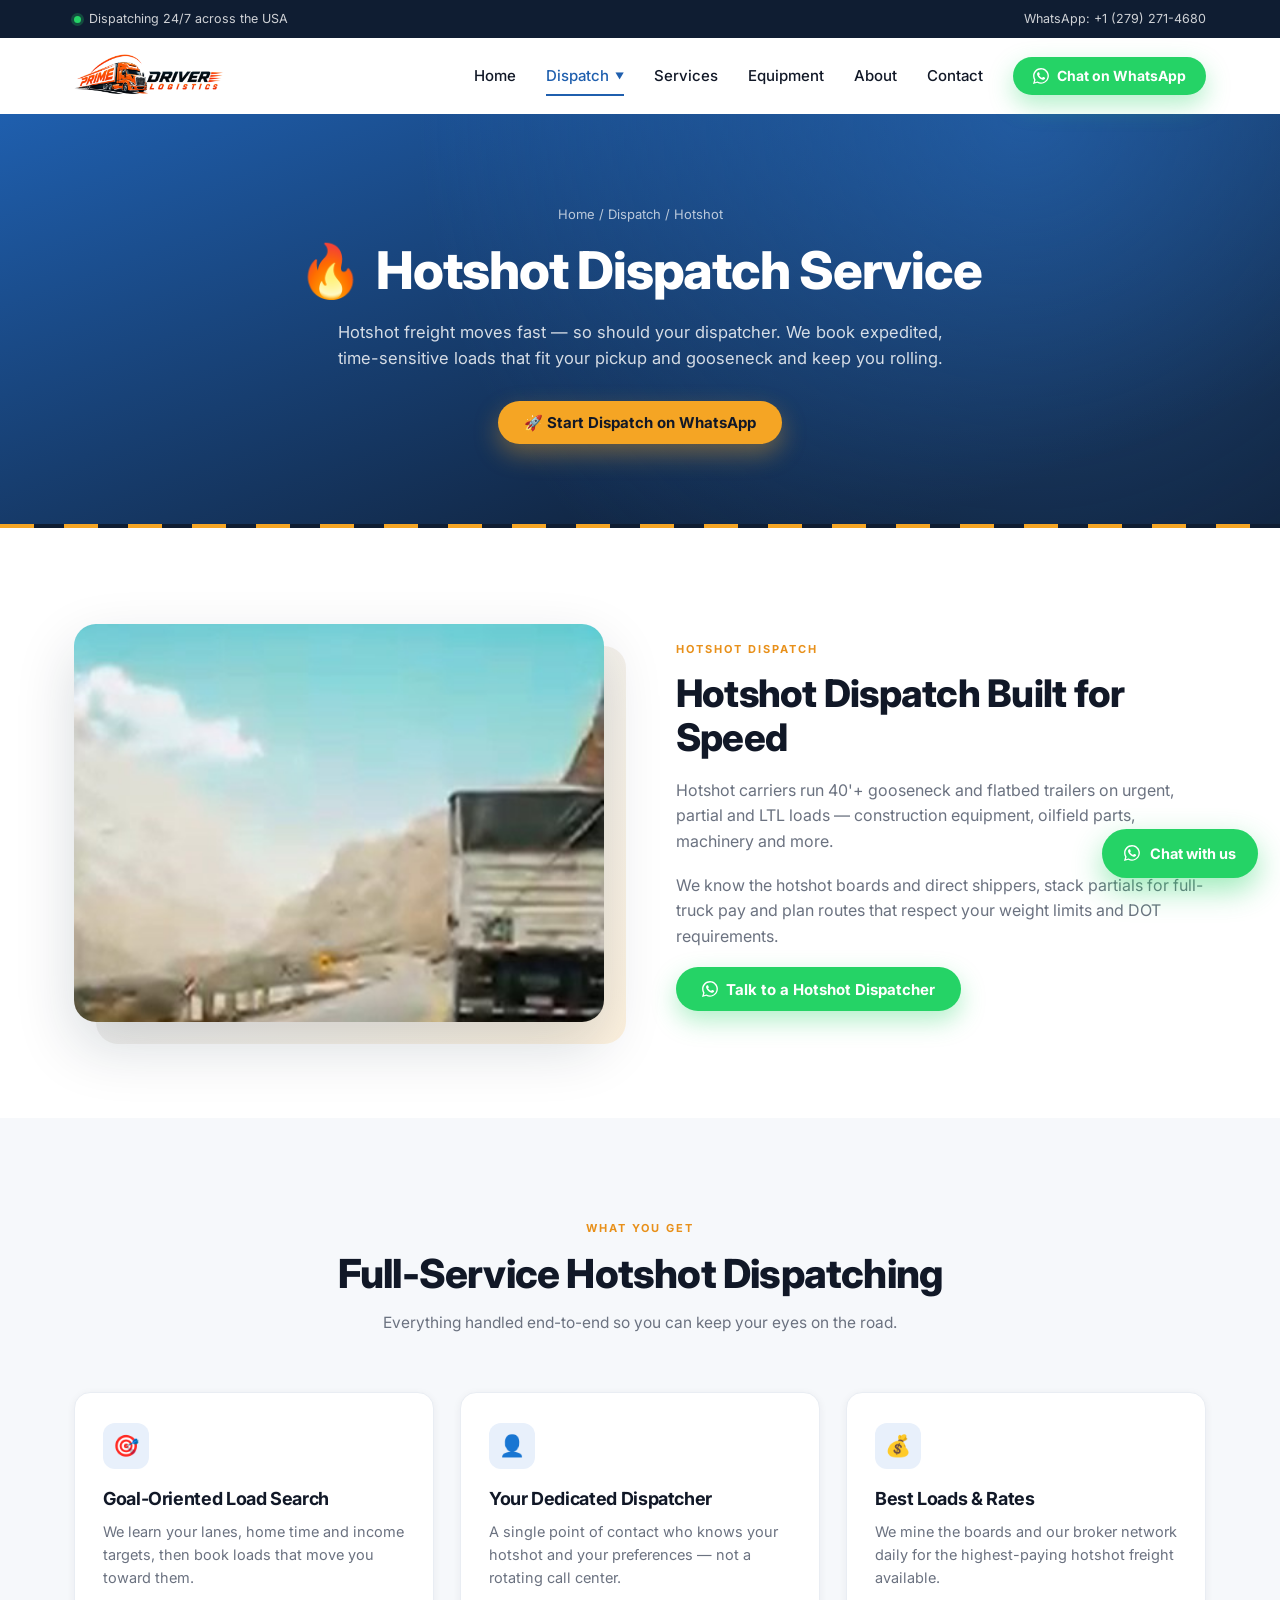
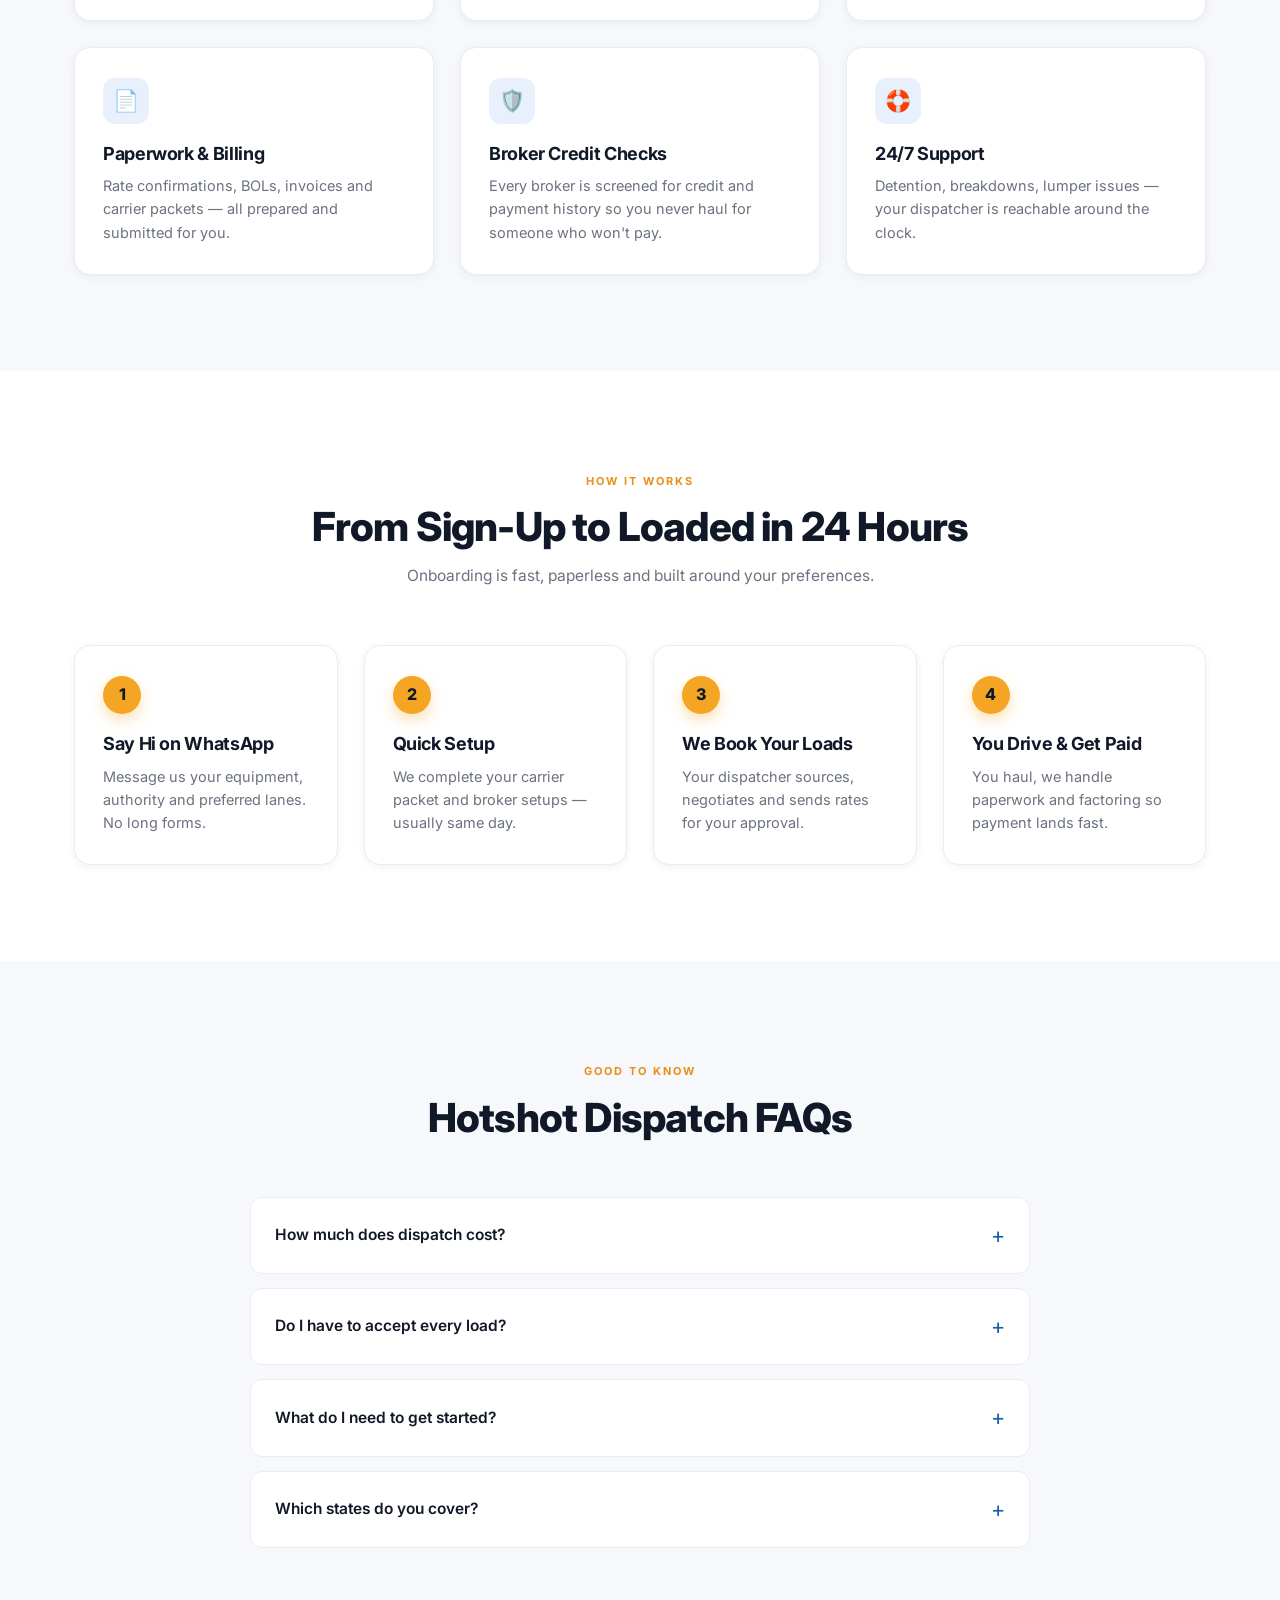
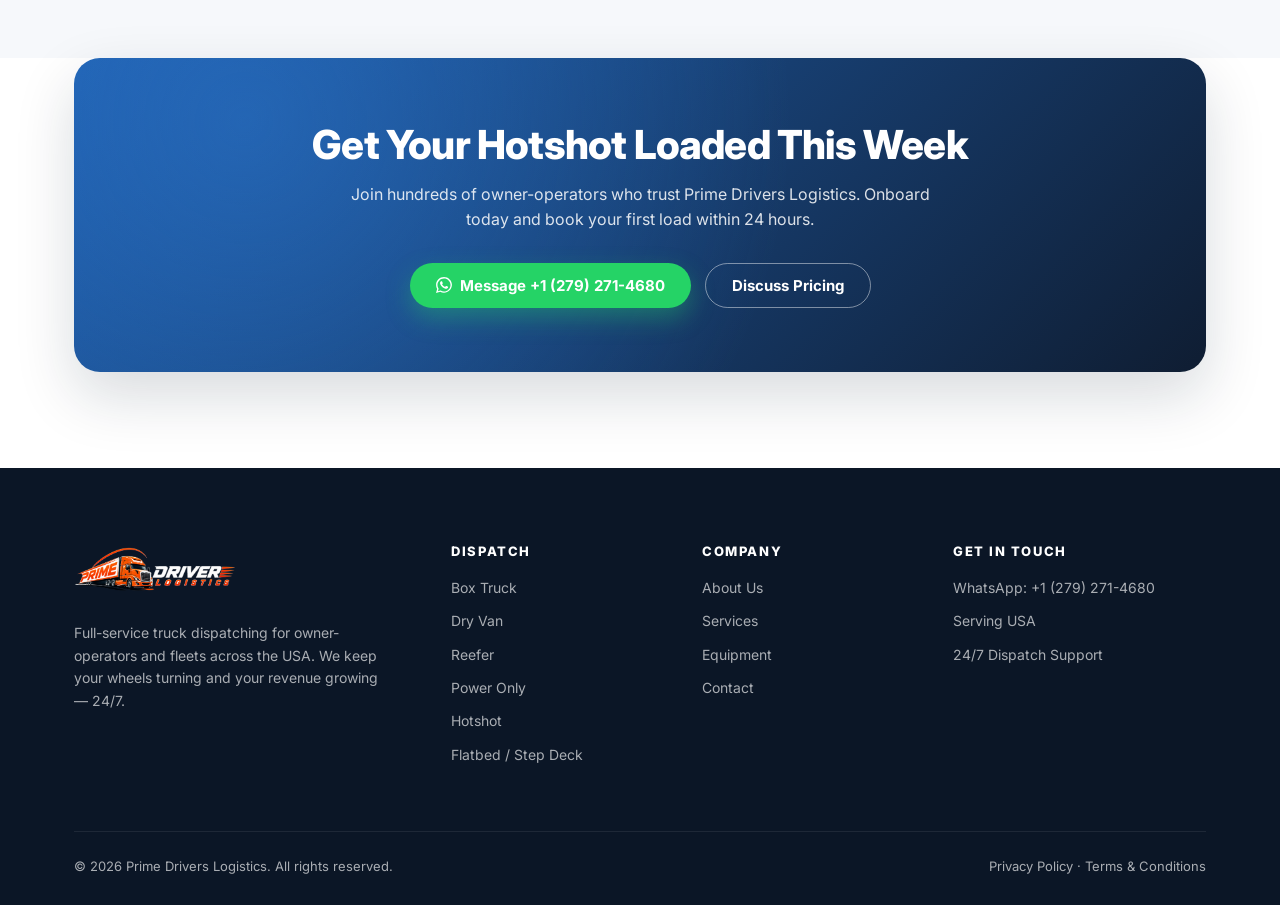
<file: dispatch-hotshot.html>
﻿<!DOCTYPE html>
<html lang="en">
<head>
<meta charset="UTF-8">
<meta name="viewport" content="width=device-width, initial-scale=1.0">
<title>Hotshot Dispatch Service | Prime Drivers Logistics</title>
<meta name="description" content="Professional hotshot dispatch for owner-operators — loads, rates, paperwork and 24/7 support.">
<link rel="icon" href="data:image/svg+xml,<svg xmlns=%22http://www.w3.org/2000/svg%22 viewBox=%220 0 100 100%22><text y=%22.9em%22 font-size=%2290%22>🚛</text></svg>">
<link rel="preconnect" href="https://fonts.googleapis.com">
<link rel="preconnect" href="https://fonts.gstatic.com" crossorigin>
<link href="https://fonts.googleapis.com/css2?family=Inter:wght@400;500;600;700;800&display=swap" rel="stylesheet">
<link rel="stylesheet" href="css/style.css">
</head>
<body>
<div id="loader"><div class="loader-inner"><div class="loader-truck">🚛</div><div class="loader-bar"><span></span></div></div></div>
<div class="topbar">
  <div class="container">
    <span><i class="dot"></i>Dispatching 24/7 across the USA</span>
    <span class="hide-sm">WhatsApp: +1 (279) 271-4680</span>
  </div>
</div>
<header class="header">
  <div class="scroll-progress"></div>
  <div class="container">
        <a href="index.html" class="logo" aria-label="Prime Drivers Logistics home">
      <img src="images/logo.png" alt="Prime Drivers Logistics" class="logo-img" />
    </a>
    <nav class="nav" aria-label="Main">
      <ul>
        <li><a href="index.html" class="nav-link">Home</a></li>
        <li class="has-dropdown">
          <a href="#" class="nav-link active">Dispatch <span class="caret">▼</span></a>
          <div class="dropdown">
            <a href="dispatch-box-truck.html"><span>📦</span>Box Truck</a>
            <a href="dispatch-dry-van.html"><span>🚚</span>Dry Van</a>
            <a href="dispatch-reefer.html"><span>❄️</span>Reefer</a>
            <a href="dispatch-power-only.html"><span>🔗</span>Power Only</a>
            <a href="dispatch-hotshot.html" class="active"><span>🔥</span>Hotshot</a>
            <a href="dispatch-flatbed.html"><span>🏗️</span>Flatbed / Step Deck</a>
          </div>
        </li>
        <li><a href="services.html" class="nav-link">Services</a></li>
        <li><a href="equipment.html" class="nav-link">Equipment</a></li>
        <li><a href="about.html" class="nav-link">About</a></li>
        <li><a href="contact.html" class="nav-link">Contact</a></li>
      </ul>
      <a href="https://wa.me/12792714680?text=Hi%20Prime%20Drivers,%20I%27d%20like%20to%20start%20dispatch" target="_blank" rel="noopener" class="btn btn-wa btn-sm"><svg class="wa-ico" viewBox="0 0 24 24" fill="currentColor" aria-hidden="true"><path d="M17.5 14.4c-.3-.1-1.8-.9-2-1-.3-.1-.5-.1-.7.1-.2.3-.8 1-.9 1.2-.2.2-.3.2-.6.1-.3-.1-1.2-.5-2.4-1.5-.9-.8-1.5-1.8-1.6-2.1-.2-.3 0-.5.1-.6l.4-.5c.2-.2.2-.3.3-.5.1-.2 0-.4 0-.5l-.9-2.2c-.2-.6-.5-.5-.7-.5h-.6c-.2 0-.5.1-.8.4-.3.3-1 1-1 2.5s1.1 2.9 1.2 3.1c.1.2 2.1 3.2 5.1 4.5.7.3 1.3.5 1.7.6.7.2 1.4.2 1.9.1.6-.1 1.8-.7 2-1.4.2-.7.2-1.3.2-1.4-.1-.2-.3-.3-.6-.4zM12 21.8c-1.8 0-3.5-.5-5-1.4l-.4-.2-3.7 1 1-3.6-.2-.4C2.7 15.6 2.2 13.8 2.2 12 2.2 6.6 6.6 2.2 12 2.2c2.6 0 5.1 1 6.9 2.9 1.8 1.8 2.9 4.3 2.9 6.9 0 5.4-4.4 9.8-9.8 9.8zm8.4-18.2C18.1 1.3 15.2.1 12 .1 5.5.1.1 5.4.1 12c0 2.1.5 4.1 1.6 5.9L0 24l6.3-1.7c1.7.9 3.7 1.4 5.7 1.4 6.6 0 11.9-5.4 11.9-11.9 0-3.2-1.2-6.2-3.5-8.2z"/></svg> Chat on WhatsApp</a>
    </nav>
    <button class="menu-toggle" aria-label="Open menu"><span></span></button>
  </div>
</header>
<section class="page-hero">
  <div class="container">
    <div class="crumbs"><a href="index.html">Home</a> / Dispatch / Hotshot</div>
    <h1><span>🔥</span>Hotshot Dispatch Service</h1>
    <p>Hotshot freight moves fast — so should your dispatcher. We book expedited, time-sensitive loads that fit your pickup and gooseneck and keep you rolling.</p>
    <a href="https://wa.me/12792714680?text=Hi%20Prime%20Drivers,%20I%27d%20like%20to%20start%20dispatch" target="_blank" rel="noopener" class="btn btn-amber">🚀 Start Dispatch on WhatsApp</a>
  </div>
</section>
<div class="road-wrap"><div class="road"></div></div>
<section class="section">
  <div class="container split">
    <div class="split-media reveal reveal-left">
      <img src="images/gallery-3.jpg" alt="Hotshot on the road" loading="lazy">
    </div>
    <div class="reveal reveal-right">
      <span class="eyebrow">Hotshot Dispatch</span>
      <h2>Hotshot Dispatch Built for Speed</h2>
      <p>Hotshot carriers run 40'+ gooseneck and flatbed trailers on urgent, partial and LTL loads — construction equipment, oilfield parts, machinery and more.</p><p>We know the hotshot boards and direct shippers, stack partials for full-truck pay and plan routes that respect your weight limits and DOT requirements.</p>
      
      <a href="https://wa.me/12792714680?text=Hi%20Prime%20Drivers,%20I%20have%20a%20question" target="_blank" rel="noopener" class="btn btn-wa"><svg class="wa-ico" viewBox="0 0 24 24" fill="currentColor" aria-hidden="true"><path d="M17.5 14.4c-.3-.1-1.8-.9-2-1-.3-.1-.5-.1-.7.1-.2.3-.8 1-.9 1.2-.2.2-.3.2-.6.1-.3-.1-1.2-.5-2.4-1.5-.9-.8-1.5-1.8-1.6-2.1-.2-.3 0-.5.1-.6l.4-.5c.2-.2.2-.3.3-.5.1-.2 0-.4 0-.5l-.9-2.2c-.2-.6-.5-.5-.7-.5h-.6c-.2 0-.5.1-.8.4-.3.3-1 1-1 2.5s1.1 2.9 1.2 3.1c.1.2 2.1 3.2 5.1 4.5.7.3 1.3.5 1.7.6.7.2 1.4.2 1.9.1.6-.1 1.8-.7 2-1.4.2-.7.2-1.3.2-1.4-.1-.2-.3-.3-.6-.4zM12 21.8c-1.8 0-3.5-.5-5-1.4l-.4-.2-3.7 1 1-3.6-.2-.4C2.7 15.6 2.2 13.8 2.2 12 2.2 6.6 6.6 2.2 12 2.2c2.6 0 5.1 1 6.9 2.9 1.8 1.8 2.9 4.3 2.9 6.9 0 5.4-4.4 9.8-9.8 9.8zm8.4-18.2C18.1 1.3 15.2.1 12 .1 5.5.1.1 5.4.1 12c0 2.1.5 4.1 1.6 5.9L0 24l6.3-1.7c1.7.9 3.7 1.4 5.7 1.4 6.6 0 11.9-5.4 11.9-11.9 0-3.2-1.2-6.2-3.5-8.2z"/></svg> Talk to a Hotshot Dispatcher</a>
    </div>
  </div>
</section>

<section class="section soft">
  <div class="container">
    <div class="section-head center reveal">
      <span class="eyebrow">What You Get</span>
      <h2 class="section-title">Full-Service Hotshot Dispatching</h2>
      <p class="section-sub">Everything handled end-to-end so you can keep your eyes on the road.</p>
    </div>
    <div class="grid grid-3">
      <div class="card  reveal">
        <div class="card-icon">🎯</div>
        <h3>Goal-Oriented Load Search</h3>
        <p>We learn your lanes, home time and income targets, then book loads that move you toward them.</p>
      </div>
      <div class="card  reveal">
        <div class="card-icon">👤</div>
        <h3>Your Dedicated Dispatcher</h3>
        <p>A single point of contact who knows your hotshot and your preferences — not a rotating call center.</p>
      </div>
      <div class="card  reveal">
        <div class="card-icon">💰</div>
        <h3>Best Loads &amp; Rates</h3>
        <p>We mine the boards and our broker network daily for the highest-paying hotshot freight available.</p>
      </div>
      <div class="card  reveal">
        <div class="card-icon">📄</div>
        <h3>Paperwork &amp; Billing</h3>
        <p>Rate confirmations, BOLs, invoices and carrier packets — all prepared and submitted for you.</p>
      </div>
      <div class="card  reveal">
        <div class="card-icon">🛡️</div>
        <h3>Broker Credit Checks</h3>
        <p>Every broker is screened for credit and payment history so you never haul for someone who won't pay.</p>
      </div>
      <div class="card  reveal">
        <div class="card-icon">🛟</div>
        <h3>24/7 Support</h3>
        <p>Detention, breakdowns, lumper issues — your dispatcher is reachable around the clock.</p>
      </div>
    </div>
  </div>
</section>

<section class="section">
  <div class="container">
    <div class="section-head center reveal">
      <span class="eyebrow">How It Works</span>
      <h2 class="section-title">From Sign-Up to Loaded in 24 Hours</h2>
      <p class="section-sub">Onboarding is fast, paperless and built around your preferences.</p>
    </div>
    <div class="grid grid-4">
      <div class="card step reveal">
        <div class="step-num">1</div>
        <h3>Say Hi on WhatsApp</h3>
        <p>Message us your equipment, authority and preferred lanes. No long forms.</p>
      </div>
      <div class="card step reveal">
        <div class="step-num">2</div>
        <h3>Quick Setup</h3>
        <p>We complete your carrier packet and broker setups — usually same day.</p>
      </div>
      <div class="card step reveal">
        <div class="step-num">3</div>
        <h3>We Book Your Loads</h3>
        <p>Your dispatcher sources, negotiates and sends rates for your approval.</p>
      </div>
      <div class="card step reveal">
        <div class="step-num">4</div>
        <h3>You Drive &amp; Get Paid</h3>
        <p>You haul, we handle paperwork and factoring so payment lands fast.</p>
      </div>
    </div>
  </div>
</section>

<section class="section soft">
  <div class="container">
    <div class="section-head center reveal">
      <span class="eyebrow">Good to Know</span>
      <h2 class="section-title">Hotshot Dispatch FAQs</h2>
      
    </div>
    <div class="faq">
      <div class="faq-item reveal">
        <button class="faq-q" aria-expanded="false">How much does dispatch cost?<span class="plus">+</span></button>
        <div class="faq-a"><p>We charge a flat percentage of the gross load rate — no setup fees, no hidden charges and no long-term contracts. Message us on WhatsApp for a quote tailored to your truck.</p></div>
      </div>
      <div class="faq-item reveal">
        <button class="faq-q" aria-expanded="false">Do I have to accept every load?<span class="plus">+</span></button>
        <div class="faq-a"><p>Never. There's no forced dispatch. We send you the details and rate of every load and you approve it before we book.</p></div>
      </div>
      <div class="faq-item reveal">
        <button class="faq-q" aria-expanded="false">What do I need to get started?<span class="plus">+</span></button>
        <div class="faq-a"><p>Your active MC/DOT authority, a current certificate of insurance (COI), your W-9 and your equipment details. That's it.</p></div>
      </div>
      <div class="faq-item reveal">
        <button class="faq-q" aria-expanded="false">Which states do you cover?<span class="plus">+</span></button>
        <div class="faq-a"><p>All 48 contiguous states. We plan lanes around your home time — local, regional or OTR.</p></div>
      </div>
    </div>
  </div>
</section>
<div class="soft"><section class="cta-wrap">
  <div class="container">
    <div class="cta reveal">
      <h2>Get Your Hotshot Loaded This Week</h2>
      <p>Join hundreds of owner-operators who trust Prime Drivers Logistics. Onboard today and book your first load within 24 hours.</p>
      <div class="btn-row">
        <a href="https://wa.me/12792714680?text=Hi%20Prime%20Drivers,%20I%27m%20ready%20to%20get%20loaded" target="_blank" rel="noopener" class="btn btn-wa"><svg class="wa-ico" viewBox="0 0 24 24" fill="currentColor" aria-hidden="true"><path d="M17.5 14.4c-.3-.1-1.8-.9-2-1-.3-.1-.5-.1-.7.1-.2.3-.8 1-.9 1.2-.2.2-.3.2-.6.1-.3-.1-1.2-.5-2.4-1.5-.9-.8-1.5-1.8-1.6-2.1-.2-.3 0-.5.1-.6l.4-.5c.2-.2.2-.3.3-.5.1-.2 0-.4 0-.5l-.9-2.2c-.2-.6-.5-.5-.7-.5h-.6c-.2 0-.5.1-.8.4-.3.3-1 1-1 2.5s1.1 2.9 1.2 3.1c.1.2 2.1 3.2 5.1 4.5.7.3 1.3.5 1.7.6.7.2 1.4.2 1.9.1.6-.1 1.8-.7 2-1.4.2-.7.2-1.3.2-1.4-.1-.2-.3-.3-.6-.4zM12 21.8c-1.8 0-3.5-.5-5-1.4l-.4-.2-3.7 1 1-3.6-.2-.4C2.7 15.6 2.2 13.8 2.2 12 2.2 6.6 6.6 2.2 12 2.2c2.6 0 5.1 1 6.9 2.9 1.8 1.8 2.9 4.3 2.9 6.9 0 5.4-4.4 9.8-9.8 9.8zm8.4-18.2C18.1 1.3 15.2.1 12 .1 5.5.1.1 5.4.1 12c0 2.1.5 4.1 1.6 5.9L0 24l6.3-1.7c1.7.9 3.7 1.4 5.7 1.4 6.6 0 11.9-5.4 11.9-11.9 0-3.2-1.2-6.2-3.5-8.2z"/></svg> Message +1 (279) 271-4680</a>
        <a href="https://wa.me/12792714680?text=Hi,%20I%27d%20like%20to%20discuss%20dispatch%20pricing" target="_blank" rel="noopener" class="btn btn-ghost">Discuss Pricing</a>
      </div>
    </div>
  </div>
</section>
</div>
<footer class="footer">
  <div class="container">
    <div class="footer-grid">
      <div class="footer-about">
                <a href="index.html" class="logo" aria-label="Prime Drivers Logistics home">
          <img src="images/logo-white.png" alt="Prime Drivers Logistics" class="logo-img footer-logo" />
        </a>
        <p>Full-service truck dispatching for owner-operators and fleets across the USA. We keep your wheels turning and your revenue growing — 24/7.</p>
      </div>
      <div>
        <h4>Dispatch</h4>
        <ul>
          <li><a href="dispatch-box-truck.html">Box Truck</a></li>
          <li><a href="dispatch-dry-van.html">Dry Van</a></li>
          <li><a href="dispatch-reefer.html">Reefer</a></li>
          <li><a href="dispatch-power-only.html">Power Only</a></li>
          <li><a href="dispatch-hotshot.html">Hotshot</a></li>
          <li><a href="dispatch-flatbed.html">Flatbed / Step Deck</a></li>
        </ul>
      </div>
      <div>
        <h4>Company</h4>
        <ul>
          <li><a href="about.html">About Us</a></li>
          <li><a href="services.html">Services</a></li>
          <li><a href="equipment.html">Equipment</a></li>
          <li><a href="contact.html">Contact</a></li>
        </ul>
      </div>
      <div>
        <h4>Get in Touch</h4>
        <ul>
          <li><a href="https://wa.me/12792714680" target="_blank" rel="noopener">WhatsApp: +1 (279) 271-4680</a></li>
          <li>Serving USA</li>
          <li>24/7 Dispatch Support</li>
        </ul>
      </div>
    </div>
    <div class="footer-bottom">
      <span>© 2026 Prime Drivers Logistics. All rights reserved.</span>
      <span><a href="#">Privacy Policy</a> · <a href="#">Terms &amp; Conditions</a></span>
    </div>
  </div>
</footer>

<a href="https://wa.me/12792714680?text=Hi%20Prime%20Drivers!" target="_blank" rel="noopener" class="float-chat" aria-label="Chat with us on WhatsApp"><svg class="wa-ico" viewBox="0 0 24 24" fill="currentColor" aria-hidden="true"><path d="M17.5 14.4c-.3-.1-1.8-.9-2-1-.3-.1-.5-.1-.7.1-.2.3-.8 1-.9 1.2-.2.2-.3.2-.6.1-.3-.1-1.2-.5-2.4-1.5-.9-.8-1.5-1.8-1.6-2.1-.2-.3 0-.5.1-.6l.4-.5c.2-.2.2-.3.3-.5.1-.2 0-.4 0-.5l-.9-2.2c-.2-.6-.5-.5-.7-.5h-.6c-.2 0-.5.1-.8.4-.3.3-1 1-1 2.5s1.1 2.9 1.2 3.1c.1.2 2.1 3.2 5.1 4.5.7.3 1.3.5 1.7.6.7.2 1.4.2 1.9.1.6-.1 1.8-.7 2-1.4.2-.7.2-1.3.2-1.4-.1-.2-.3-.3-.6-.4zM12 21.8c-1.8 0-3.5-.5-5-1.4l-.4-.2-3.7 1 1-3.6-.2-.4C2.7 15.6 2.2 13.8 2.2 12 2.2 6.6 6.6 2.2 12 2.2c2.6 0 5.1 1 6.9 2.9 1.8 1.8 2.9 4.3 2.9 6.9 0 5.4-4.4 9.8-9.8 9.8zm8.4-18.2C18.1 1.3 15.2.1 12 .1 5.5.1.1 5.4.1 12c0 2.1.5 4.1 1.6 5.9L0 24l6.3-1.7c1.7.9 3.7 1.4 5.7 1.4 6.6 0 11.9-5.4 11.9-11.9 0-3.2-1.2-6.2-3.5-8.2z"/></svg><span>Chat with us</span></a>

<script src="js/main.js"></script>
</body>
</html>
</file>
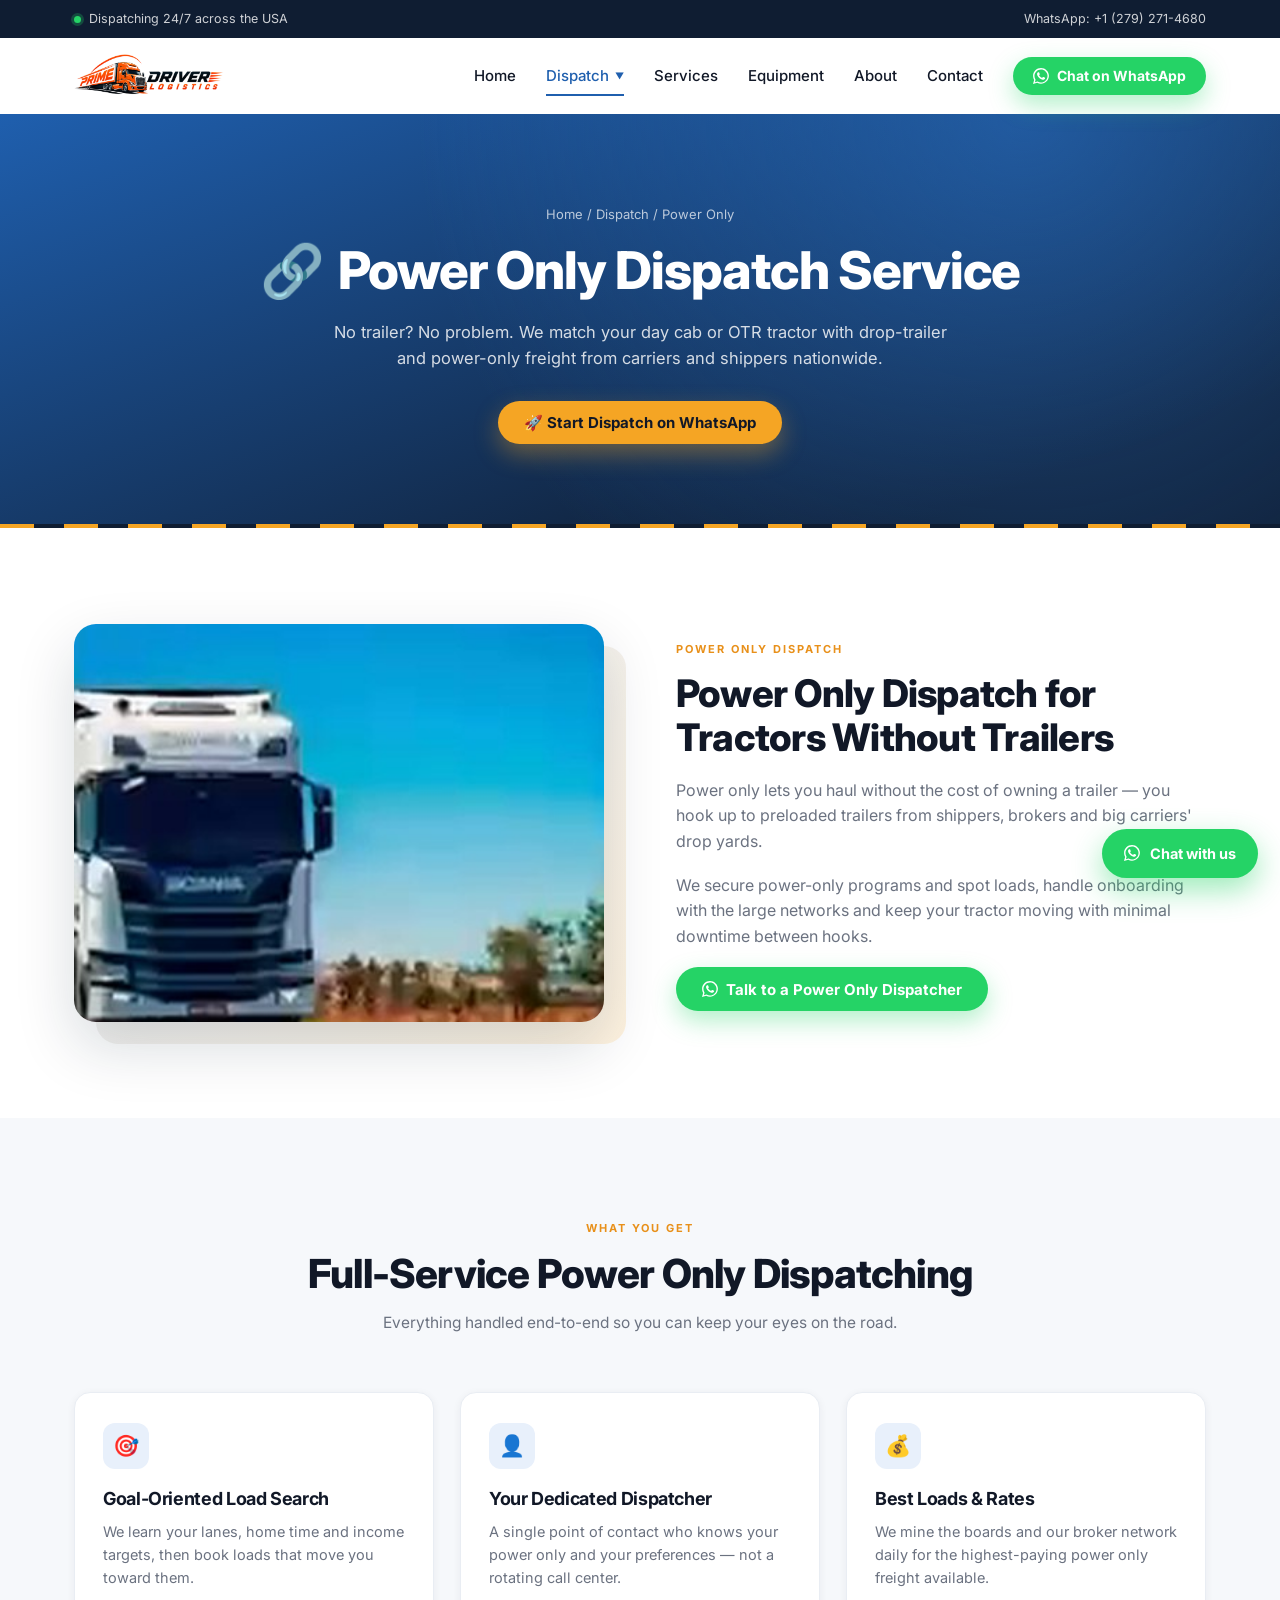
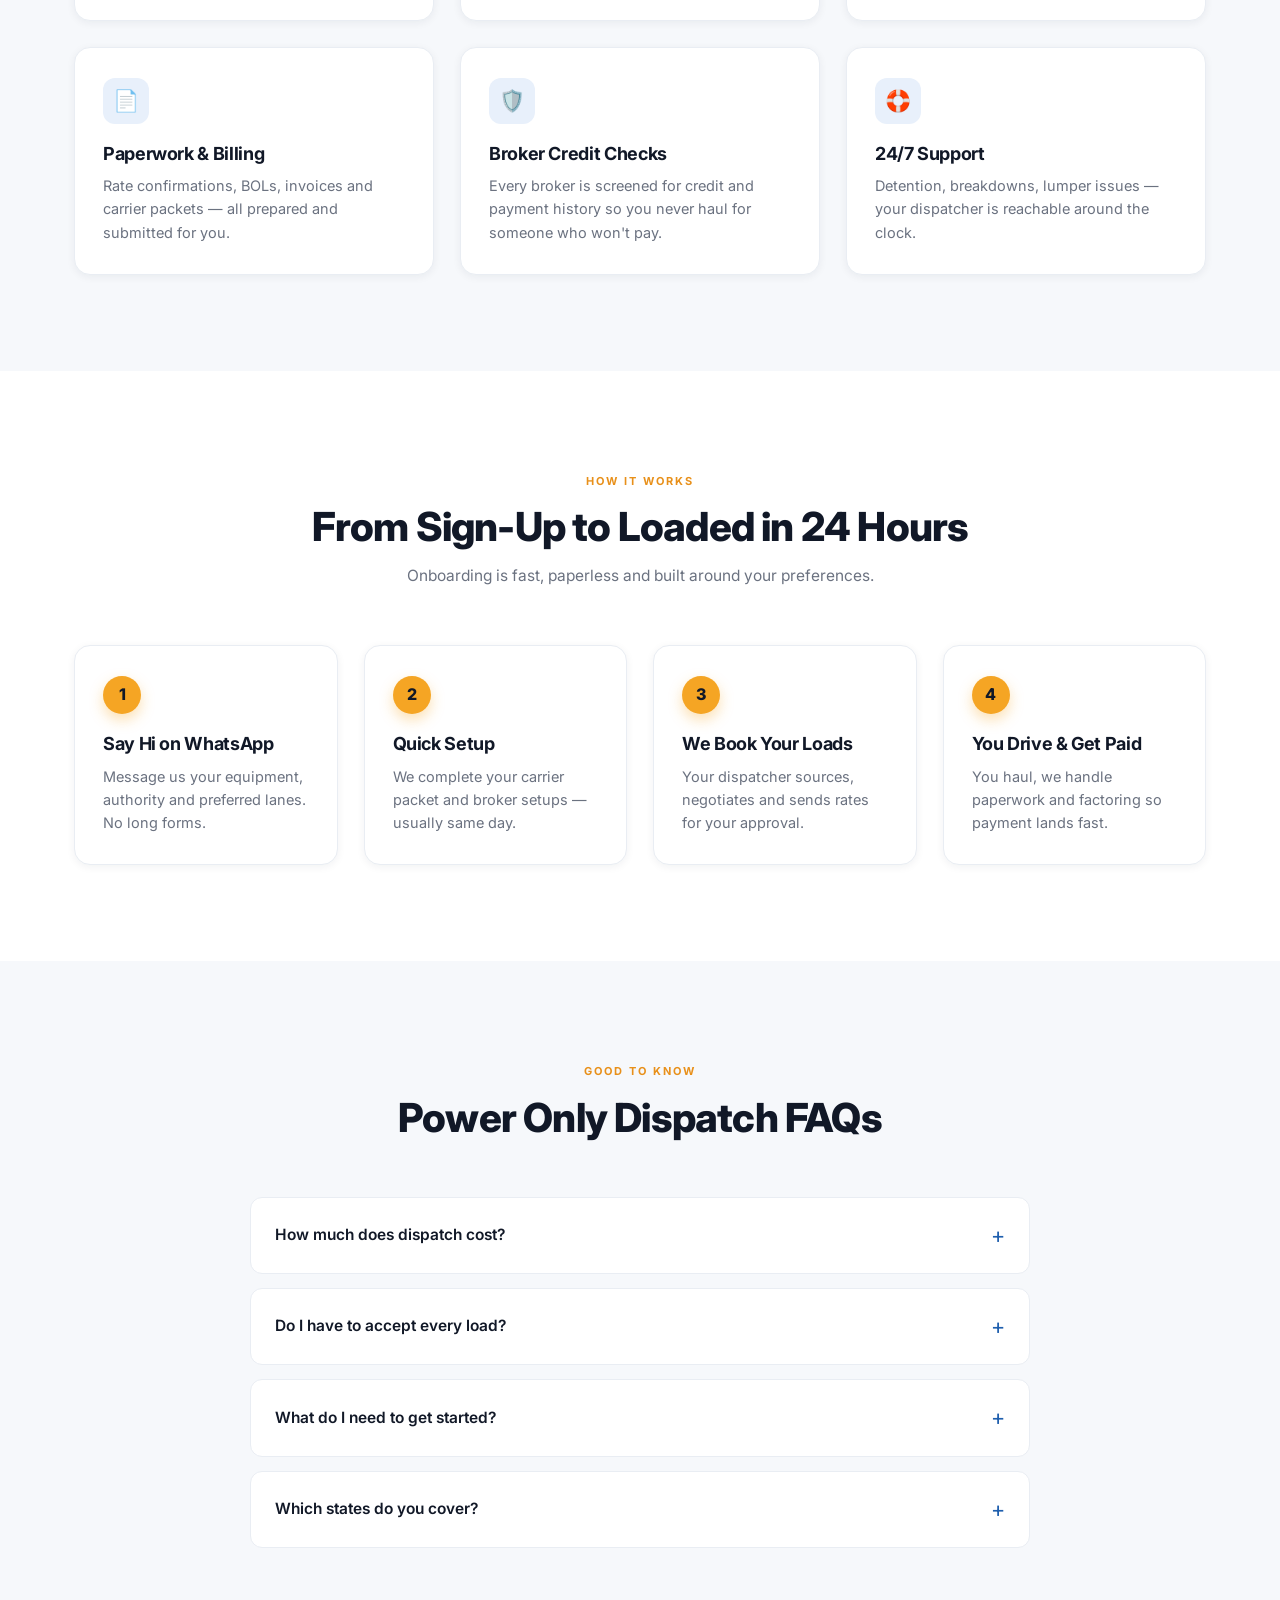
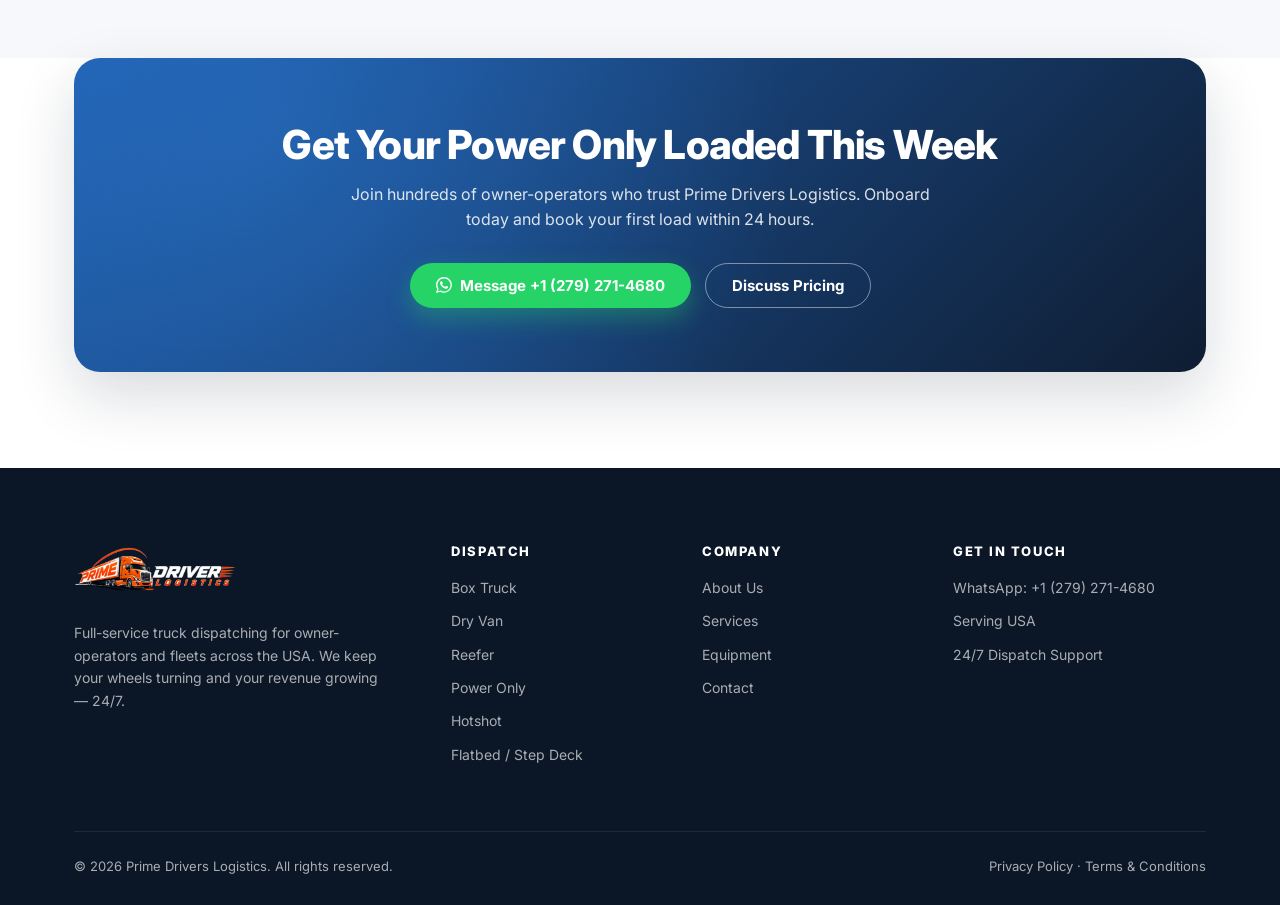
<file: dispatch-power-only.html>
﻿<!DOCTYPE html>
<html lang="en">
<head>
<meta charset="UTF-8">
<meta name="viewport" content="width=device-width, initial-scale=1.0">
<title>Power Only Dispatch Service | Prime Drivers Logistics</title>
<meta name="description" content="Professional power only dispatch for owner-operators — loads, rates, paperwork and 24/7 support.">
<link rel="icon" href="data:image/svg+xml,<svg xmlns=%22http://www.w3.org/2000/svg%22 viewBox=%220 0 100 100%22><text y=%22.9em%22 font-size=%2290%22>🚛</text></svg>">
<link rel="preconnect" href="https://fonts.googleapis.com">
<link rel="preconnect" href="https://fonts.gstatic.com" crossorigin>
<link href="https://fonts.googleapis.com/css2?family=Inter:wght@400;500;600;700;800&display=swap" rel="stylesheet">
<link rel="stylesheet" href="css/style.css">
</head>
<body>
<div id="loader"><div class="loader-inner"><div class="loader-truck">🚛</div><div class="loader-bar"><span></span></div></div></div>
<div class="topbar">
  <div class="container">
    <span><i class="dot"></i>Dispatching 24/7 across the USA</span>
    <span class="hide-sm">WhatsApp: +1 (279) 271-4680</span>
  </div>
</div>
<header class="header">
  <div class="scroll-progress"></div>
  <div class="container">
        <a href="index.html" class="logo" aria-label="Prime Drivers Logistics home">
      <img src="images/logo.png" alt="Prime Drivers Logistics" class="logo-img" />
    </a>
    <nav class="nav" aria-label="Main">
      <ul>
        <li><a href="index.html" class="nav-link">Home</a></li>
        <li class="has-dropdown">
          <a href="#" class="nav-link active">Dispatch <span class="caret">▼</span></a>
          <div class="dropdown">
            <a href="dispatch-box-truck.html"><span>📦</span>Box Truck</a>
            <a href="dispatch-dry-van.html"><span>🚚</span>Dry Van</a>
            <a href="dispatch-reefer.html"><span>❄️</span>Reefer</a>
            <a href="dispatch-power-only.html" class="active"><span>🔗</span>Power Only</a>
            <a href="dispatch-hotshot.html"><span>🔥</span>Hotshot</a>
            <a href="dispatch-flatbed.html"><span>🏗️</span>Flatbed / Step Deck</a>
          </div>
        </li>
        <li><a href="services.html" class="nav-link">Services</a></li>
        <li><a href="equipment.html" class="nav-link">Equipment</a></li>
        <li><a href="about.html" class="nav-link">About</a></li>
        <li><a href="contact.html" class="nav-link">Contact</a></li>
      </ul>
      <a href="https://wa.me/12792714680?text=Hi%20Prime%20Drivers,%20I%27d%20like%20to%20start%20dispatch" target="_blank" rel="noopener" class="btn btn-wa btn-sm"><svg class="wa-ico" viewBox="0 0 24 24" fill="currentColor" aria-hidden="true"><path d="M17.5 14.4c-.3-.1-1.8-.9-2-1-.3-.1-.5-.1-.7.1-.2.3-.8 1-.9 1.2-.2.2-.3.2-.6.1-.3-.1-1.2-.5-2.4-1.5-.9-.8-1.5-1.8-1.6-2.1-.2-.3 0-.5.1-.6l.4-.5c.2-.2.2-.3.3-.5.1-.2 0-.4 0-.5l-.9-2.2c-.2-.6-.5-.5-.7-.5h-.6c-.2 0-.5.1-.8.4-.3.3-1 1-1 2.5s1.1 2.9 1.2 3.1c.1.2 2.1 3.2 5.1 4.5.7.3 1.3.5 1.7.6.7.2 1.4.2 1.9.1.6-.1 1.8-.7 2-1.4.2-.7.2-1.3.2-1.4-.1-.2-.3-.3-.6-.4zM12 21.8c-1.8 0-3.5-.5-5-1.4l-.4-.2-3.7 1 1-3.6-.2-.4C2.7 15.6 2.2 13.8 2.2 12 2.2 6.6 6.6 2.2 12 2.2c2.6 0 5.1 1 6.9 2.9 1.8 1.8 2.9 4.3 2.9 6.9 0 5.4-4.4 9.8-9.8 9.8zm8.4-18.2C18.1 1.3 15.2.1 12 .1 5.5.1.1 5.4.1 12c0 2.1.5 4.1 1.6 5.9L0 24l6.3-1.7c1.7.9 3.7 1.4 5.7 1.4 6.6 0 11.9-5.4 11.9-11.9 0-3.2-1.2-6.2-3.5-8.2z"/></svg> Chat on WhatsApp</a>
    </nav>
    <button class="menu-toggle" aria-label="Open menu"><span></span></button>
  </div>
</header>
<section class="page-hero">
  <div class="container">
    <div class="crumbs"><a href="index.html">Home</a> / Dispatch / Power Only</div>
    <h1><span>🔗</span>Power Only Dispatch Service</h1>
    <p>No trailer? No problem. We match your day cab or OTR tractor with drop-trailer and power-only freight from carriers and shippers nationwide.</p>
    <a href="https://wa.me/12792714680?text=Hi%20Prime%20Drivers,%20I%27d%20like%20to%20start%20dispatch" target="_blank" rel="noopener" class="btn btn-amber">🚀 Start Dispatch on WhatsApp</a>
  </div>
</section>
<div class="road-wrap"><div class="road"></div></div>
<section class="section">
  <div class="container split">
    <div class="split-media reveal reveal-left">
      <img src="images/gallery-8.jpg" alt="Power Only on the road" loading="lazy">
    </div>
    <div class="reveal reveal-right">
      <span class="eyebrow">Power Only Dispatch</span>
      <h2>Power Only Dispatch for Tractors Without Trailers</h2>
      <p>Power only lets you haul without the cost of owning a trailer — you hook up to preloaded trailers from shippers, brokers and big carriers' drop yards.</p><p>We secure power-only programs and spot loads, handle onboarding with the large networks and keep your tractor moving with minimal downtime between hooks.</p>
      
      <a href="https://wa.me/12792714680?text=Hi%20Prime%20Drivers,%20I%20have%20a%20question" target="_blank" rel="noopener" class="btn btn-wa"><svg class="wa-ico" viewBox="0 0 24 24" fill="currentColor" aria-hidden="true"><path d="M17.5 14.4c-.3-.1-1.8-.9-2-1-.3-.1-.5-.1-.7.1-.2.3-.8 1-.9 1.2-.2.2-.3.2-.6.1-.3-.1-1.2-.5-2.4-1.5-.9-.8-1.5-1.8-1.6-2.1-.2-.3 0-.5.1-.6l.4-.5c.2-.2.2-.3.3-.5.1-.2 0-.4 0-.5l-.9-2.2c-.2-.6-.5-.5-.7-.5h-.6c-.2 0-.5.1-.8.4-.3.3-1 1-1 2.5s1.1 2.9 1.2 3.1c.1.2 2.1 3.2 5.1 4.5.7.3 1.3.5 1.7.6.7.2 1.4.2 1.9.1.6-.1 1.8-.7 2-1.4.2-.7.2-1.3.2-1.4-.1-.2-.3-.3-.6-.4zM12 21.8c-1.8 0-3.5-.5-5-1.4l-.4-.2-3.7 1 1-3.6-.2-.4C2.7 15.6 2.2 13.8 2.2 12 2.2 6.6 6.6 2.2 12 2.2c2.6 0 5.1 1 6.9 2.9 1.8 1.8 2.9 4.3 2.9 6.9 0 5.4-4.4 9.8-9.8 9.8zm8.4-18.2C18.1 1.3 15.2.1 12 .1 5.5.1.1 5.4.1 12c0 2.1.5 4.1 1.6 5.9L0 24l6.3-1.7c1.7.9 3.7 1.4 5.7 1.4 6.6 0 11.9-5.4 11.9-11.9 0-3.2-1.2-6.2-3.5-8.2z"/></svg> Talk to a Power Only Dispatcher</a>
    </div>
  </div>
</section>

<section class="section soft">
  <div class="container">
    <div class="section-head center reveal">
      <span class="eyebrow">What You Get</span>
      <h2 class="section-title">Full-Service Power Only Dispatching</h2>
      <p class="section-sub">Everything handled end-to-end so you can keep your eyes on the road.</p>
    </div>
    <div class="grid grid-3">
      <div class="card  reveal">
        <div class="card-icon">🎯</div>
        <h3>Goal-Oriented Load Search</h3>
        <p>We learn your lanes, home time and income targets, then book loads that move you toward them.</p>
      </div>
      <div class="card  reveal">
        <div class="card-icon">👤</div>
        <h3>Your Dedicated Dispatcher</h3>
        <p>A single point of contact who knows your power only and your preferences — not a rotating call center.</p>
      </div>
      <div class="card  reveal">
        <div class="card-icon">💰</div>
        <h3>Best Loads &amp; Rates</h3>
        <p>We mine the boards and our broker network daily for the highest-paying power only freight available.</p>
      </div>
      <div class="card  reveal">
        <div class="card-icon">📄</div>
        <h3>Paperwork &amp; Billing</h3>
        <p>Rate confirmations, BOLs, invoices and carrier packets — all prepared and submitted for you.</p>
      </div>
      <div class="card  reveal">
        <div class="card-icon">🛡️</div>
        <h3>Broker Credit Checks</h3>
        <p>Every broker is screened for credit and payment history so you never haul for someone who won't pay.</p>
      </div>
      <div class="card  reveal">
        <div class="card-icon">🛟</div>
        <h3>24/7 Support</h3>
        <p>Detention, breakdowns, lumper issues — your dispatcher is reachable around the clock.</p>
      </div>
    </div>
  </div>
</section>

<section class="section">
  <div class="container">
    <div class="section-head center reveal">
      <span class="eyebrow">How It Works</span>
      <h2 class="section-title">From Sign-Up to Loaded in 24 Hours</h2>
      <p class="section-sub">Onboarding is fast, paperless and built around your preferences.</p>
    </div>
    <div class="grid grid-4">
      <div class="card step reveal">
        <div class="step-num">1</div>
        <h3>Say Hi on WhatsApp</h3>
        <p>Message us your equipment, authority and preferred lanes. No long forms.</p>
      </div>
      <div class="card step reveal">
        <div class="step-num">2</div>
        <h3>Quick Setup</h3>
        <p>We complete your carrier packet and broker setups — usually same day.</p>
      </div>
      <div class="card step reveal">
        <div class="step-num">3</div>
        <h3>We Book Your Loads</h3>
        <p>Your dispatcher sources, negotiates and sends rates for your approval.</p>
      </div>
      <div class="card step reveal">
        <div class="step-num">4</div>
        <h3>You Drive &amp; Get Paid</h3>
        <p>You haul, we handle paperwork and factoring so payment lands fast.</p>
      </div>
    </div>
  </div>
</section>

<section class="section soft">
  <div class="container">
    <div class="section-head center reveal">
      <span class="eyebrow">Good to Know</span>
      <h2 class="section-title">Power Only Dispatch FAQs</h2>
      
    </div>
    <div class="faq">
      <div class="faq-item reveal">
        <button class="faq-q" aria-expanded="false">How much does dispatch cost?<span class="plus">+</span></button>
        <div class="faq-a"><p>We charge a flat percentage of the gross load rate — no setup fees, no hidden charges and no long-term contracts. Message us on WhatsApp for a quote tailored to your truck.</p></div>
      </div>
      <div class="faq-item reveal">
        <button class="faq-q" aria-expanded="false">Do I have to accept every load?<span class="plus">+</span></button>
        <div class="faq-a"><p>Never. There's no forced dispatch. We send you the details and rate of every load and you approve it before we book.</p></div>
      </div>
      <div class="faq-item reveal">
        <button class="faq-q" aria-expanded="false">What do I need to get started?<span class="plus">+</span></button>
        <div class="faq-a"><p>Your active MC/DOT authority, a current certificate of insurance (COI), your W-9 and your equipment details. That's it.</p></div>
      </div>
      <div class="faq-item reveal">
        <button class="faq-q" aria-expanded="false">Which states do you cover?<span class="plus">+</span></button>
        <div class="faq-a"><p>All 48 contiguous states. We plan lanes around your home time — local, regional or OTR.</p></div>
      </div>
    </div>
  </div>
</section>
<div class="soft"><section class="cta-wrap">
  <div class="container">
    <div class="cta reveal">
      <h2>Get Your Power Only Loaded This Week</h2>
      <p>Join hundreds of owner-operators who trust Prime Drivers Logistics. Onboard today and book your first load within 24 hours.</p>
      <div class="btn-row">
        <a href="https://wa.me/12792714680?text=Hi%20Prime%20Drivers,%20I%27m%20ready%20to%20get%20loaded" target="_blank" rel="noopener" class="btn btn-wa"><svg class="wa-ico" viewBox="0 0 24 24" fill="currentColor" aria-hidden="true"><path d="M17.5 14.4c-.3-.1-1.8-.9-2-1-.3-.1-.5-.1-.7.1-.2.3-.8 1-.9 1.2-.2.2-.3.2-.6.1-.3-.1-1.2-.5-2.4-1.5-.9-.8-1.5-1.8-1.6-2.1-.2-.3 0-.5.1-.6l.4-.5c.2-.2.2-.3.3-.5.1-.2 0-.4 0-.5l-.9-2.2c-.2-.6-.5-.5-.7-.5h-.6c-.2 0-.5.1-.8.4-.3.3-1 1-1 2.5s1.1 2.9 1.2 3.1c.1.2 2.1 3.2 5.1 4.5.7.3 1.3.5 1.7.6.7.2 1.4.2 1.9.1.6-.1 1.8-.7 2-1.4.2-.7.2-1.3.2-1.4-.1-.2-.3-.3-.6-.4zM12 21.8c-1.8 0-3.5-.5-5-1.4l-.4-.2-3.7 1 1-3.6-.2-.4C2.7 15.6 2.2 13.8 2.2 12 2.2 6.6 6.6 2.2 12 2.2c2.6 0 5.1 1 6.9 2.9 1.8 1.8 2.9 4.3 2.9 6.9 0 5.4-4.4 9.8-9.8 9.8zm8.4-18.2C18.1 1.3 15.2.1 12 .1 5.5.1.1 5.4.1 12c0 2.1.5 4.1 1.6 5.9L0 24l6.3-1.7c1.7.9 3.7 1.4 5.7 1.4 6.6 0 11.9-5.4 11.9-11.9 0-3.2-1.2-6.2-3.5-8.2z"/></svg> Message +1 (279) 271-4680</a>
        <a href="https://wa.me/12792714680?text=Hi,%20I%27d%20like%20to%20discuss%20dispatch%20pricing" target="_blank" rel="noopener" class="btn btn-ghost">Discuss Pricing</a>
      </div>
    </div>
  </div>
</section>
</div>
<footer class="footer">
  <div class="container">
    <div class="footer-grid">
      <div class="footer-about">
                <a href="index.html" class="logo" aria-label="Prime Drivers Logistics home">
          <img src="images/logo-white.png" alt="Prime Drivers Logistics" class="logo-img footer-logo" />
        </a>
        <p>Full-service truck dispatching for owner-operators and fleets across the USA. We keep your wheels turning and your revenue growing — 24/7.</p>
      </div>
      <div>
        <h4>Dispatch</h4>
        <ul>
          <li><a href="dispatch-box-truck.html">Box Truck</a></li>
          <li><a href="dispatch-dry-van.html">Dry Van</a></li>
          <li><a href="dispatch-reefer.html">Reefer</a></li>
          <li><a href="dispatch-power-only.html">Power Only</a></li>
          <li><a href="dispatch-hotshot.html">Hotshot</a></li>
          <li><a href="dispatch-flatbed.html">Flatbed / Step Deck</a></li>
        </ul>
      </div>
      <div>
        <h4>Company</h4>
        <ul>
          <li><a href="about.html">About Us</a></li>
          <li><a href="services.html">Services</a></li>
          <li><a href="equipment.html">Equipment</a></li>
          <li><a href="contact.html">Contact</a></li>
        </ul>
      </div>
      <div>
        <h4>Get in Touch</h4>
        <ul>
          <li><a href="https://wa.me/12792714680" target="_blank" rel="noopener">WhatsApp: +1 (279) 271-4680</a></li>
          <li>Serving USA</li>
          <li>24/7 Dispatch Support</li>
        </ul>
      </div>
    </div>
    <div class="footer-bottom">
      <span>© 2026 Prime Drivers Logistics. All rights reserved.</span>
      <span><a href="#">Privacy Policy</a> · <a href="#">Terms &amp; Conditions</a></span>
    </div>
  </div>
</footer>

<a href="https://wa.me/12792714680?text=Hi%20Prime%20Drivers!" target="_blank" rel="noopener" class="float-chat" aria-label="Chat with us on WhatsApp"><svg class="wa-ico" viewBox="0 0 24 24" fill="currentColor" aria-hidden="true"><path d="M17.5 14.4c-.3-.1-1.8-.9-2-1-.3-.1-.5-.1-.7.1-.2.3-.8 1-.9 1.2-.2.2-.3.2-.6.1-.3-.1-1.2-.5-2.4-1.5-.9-.8-1.5-1.8-1.6-2.1-.2-.3 0-.5.1-.6l.4-.5c.2-.2.2-.3.3-.5.1-.2 0-.4 0-.5l-.9-2.2c-.2-.6-.5-.5-.7-.5h-.6c-.2 0-.5.1-.8.4-.3.3-1 1-1 2.5s1.1 2.9 1.2 3.1c.1.2 2.1 3.2 5.1 4.5.7.3 1.3.5 1.7.6.7.2 1.4.2 1.9.1.6-.1 1.8-.7 2-1.4.2-.7.2-1.3.2-1.4-.1-.2-.3-.3-.6-.4zM12 21.8c-1.8 0-3.5-.5-5-1.4l-.4-.2-3.7 1 1-3.6-.2-.4C2.7 15.6 2.2 13.8 2.2 12 2.2 6.6 6.6 2.2 12 2.2c2.6 0 5.1 1 6.9 2.9 1.8 1.8 2.9 4.3 2.9 6.9 0 5.4-4.4 9.8-9.8 9.8zm8.4-18.2C18.1 1.3 15.2.1 12 .1 5.5.1.1 5.4.1 12c0 2.1.5 4.1 1.6 5.9L0 24l6.3-1.7c1.7.9 3.7 1.4 5.7 1.4 6.6 0 11.9-5.4 11.9-11.9 0-3.2-1.2-6.2-3.5-8.2z"/></svg><span>Chat with us</span></a>

<script src="js/main.js"></script>
</body>
</html>
</file>
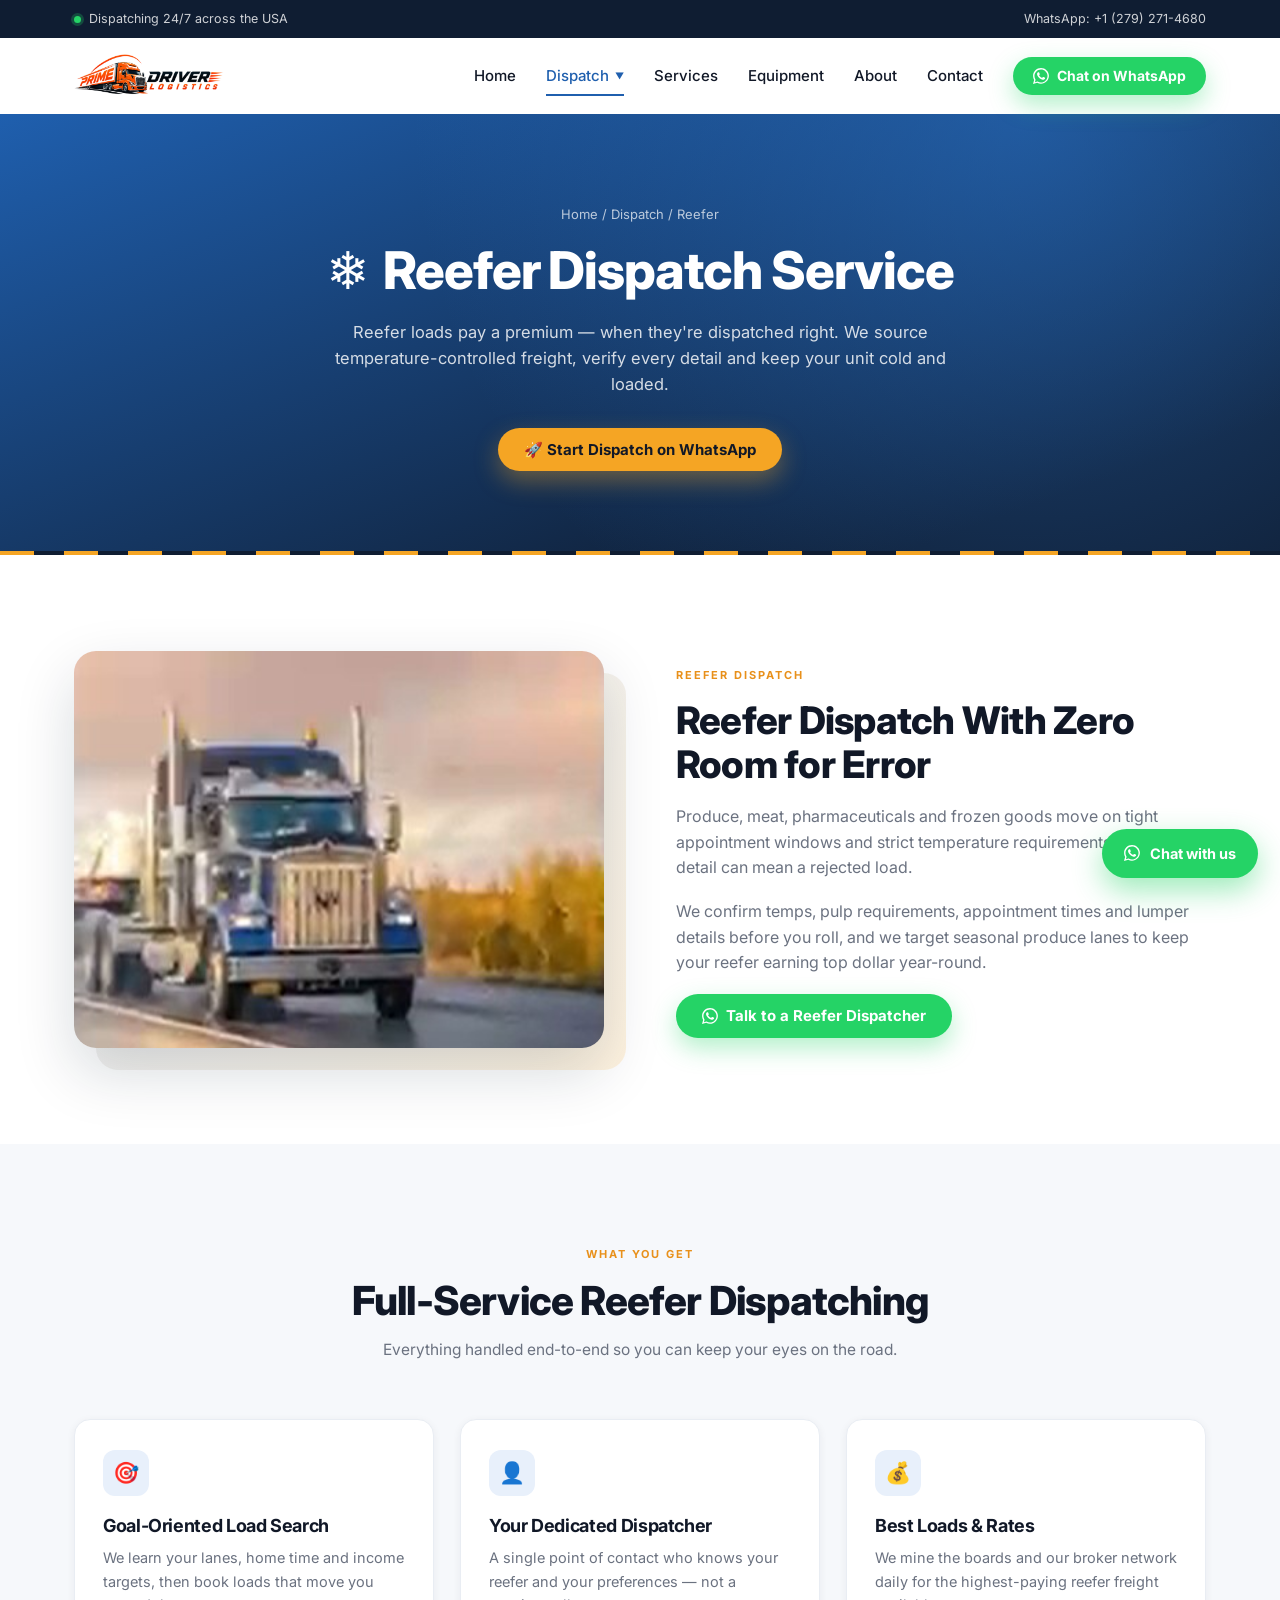
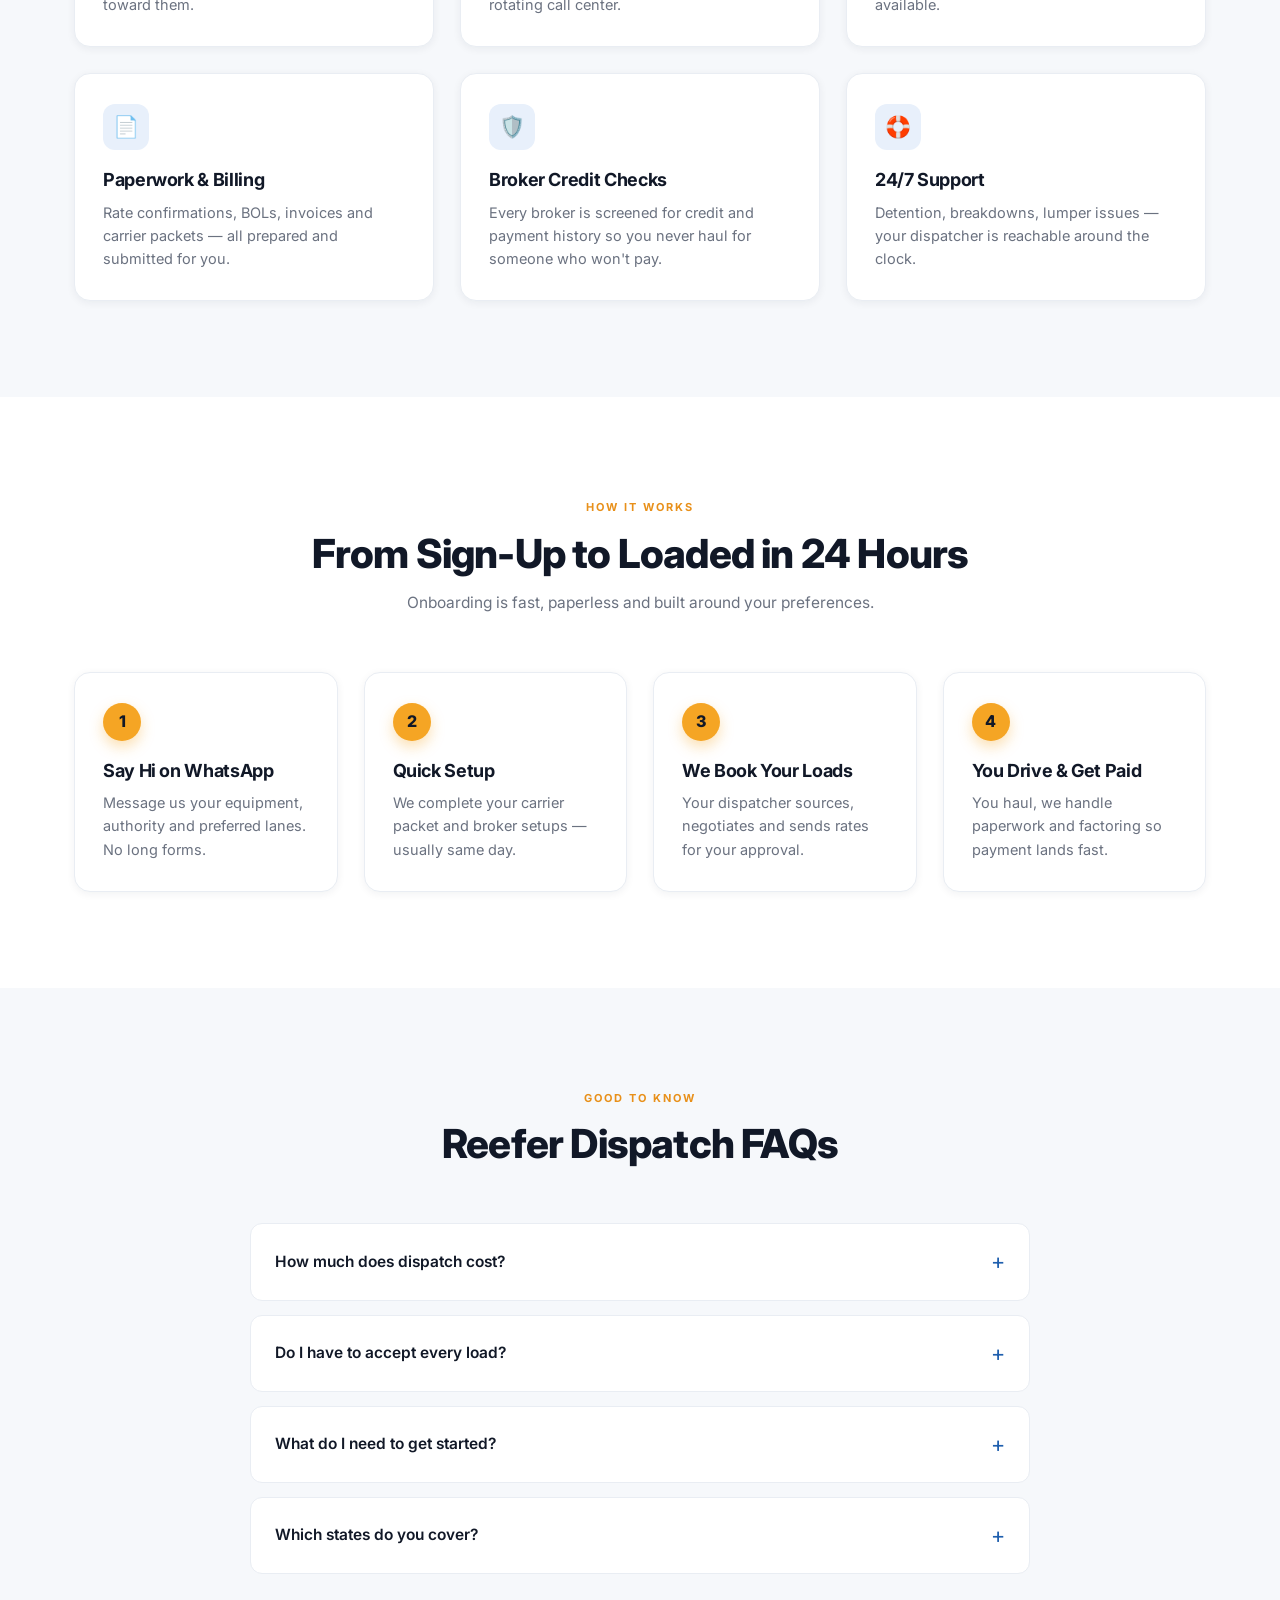
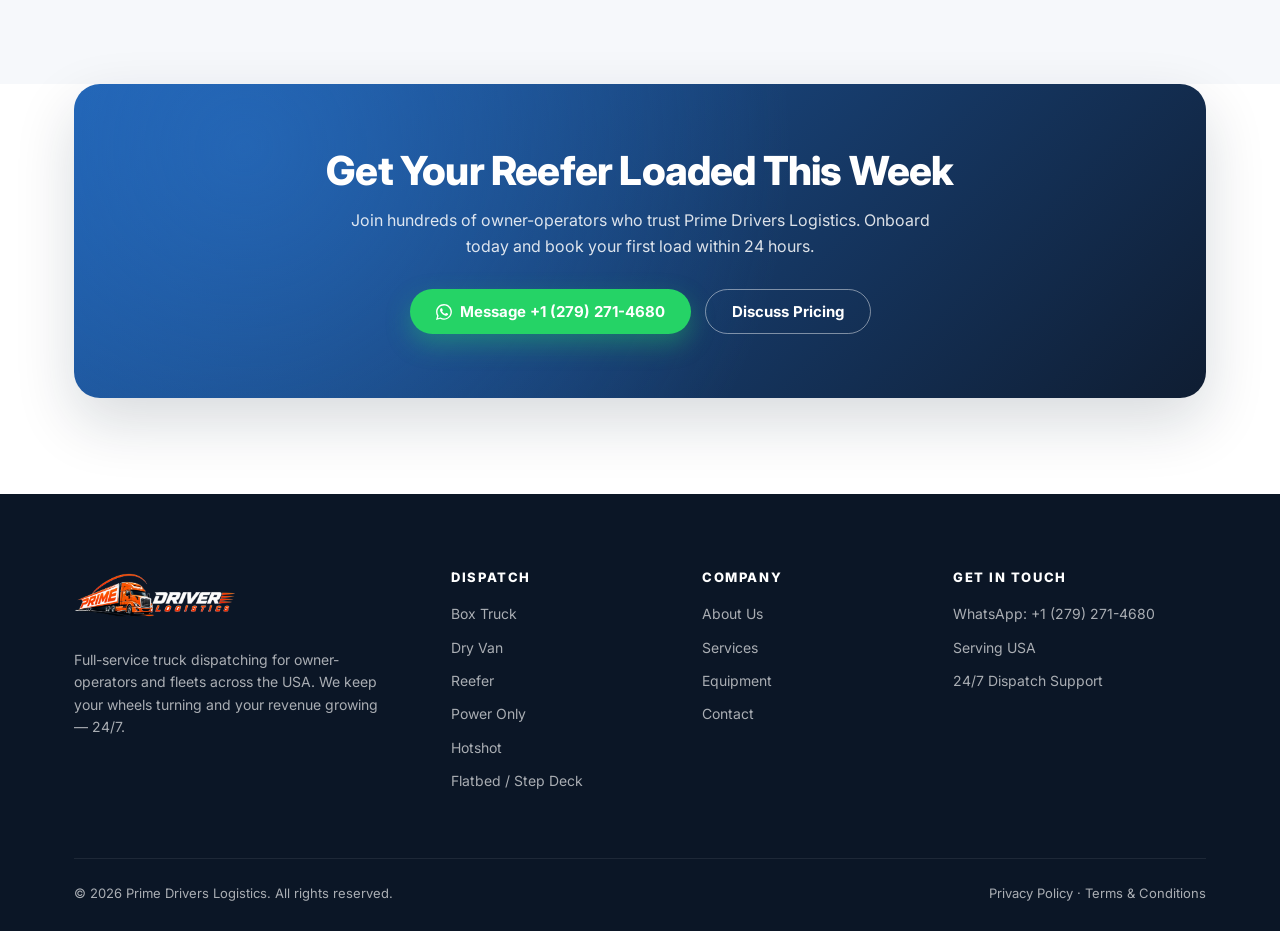
<file: dispatch-reefer.html>
﻿<!DOCTYPE html>
<html lang="en">
<head>
<meta charset="UTF-8">
<meta name="viewport" content="width=device-width, initial-scale=1.0">
<title>Reefer Dispatch Service | Prime Drivers Logistics</title>
<meta name="description" content="Professional reefer dispatch for owner-operators — loads, rates, paperwork and 24/7 support.">
<link rel="icon" href="data:image/svg+xml,<svg xmlns=%22http://www.w3.org/2000/svg%22 viewBox=%220 0 100 100%22><text y=%22.9em%22 font-size=%2290%22>🚛</text></svg>">
<link rel="preconnect" href="https://fonts.googleapis.com">
<link rel="preconnect" href="https://fonts.gstatic.com" crossorigin>
<link href="https://fonts.googleapis.com/css2?family=Inter:wght@400;500;600;700;800&display=swap" rel="stylesheet">
<link rel="stylesheet" href="css/style.css">
</head>
<body>
<div id="loader"><div class="loader-inner"><div class="loader-truck">🚛</div><div class="loader-bar"><span></span></div></div></div>
<div class="topbar">
  <div class="container">
    <span><i class="dot"></i>Dispatching 24/7 across the USA</span>
    <span class="hide-sm">WhatsApp: +1 (279) 271-4680</span>
  </div>
</div>
<header class="header">
  <div class="scroll-progress"></div>
  <div class="container">
        <a href="index.html" class="logo" aria-label="Prime Drivers Logistics home">
      <img src="images/logo.png" alt="Prime Drivers Logistics" class="logo-img" />
    </a>
    <nav class="nav" aria-label="Main">
      <ul>
        <li><a href="index.html" class="nav-link">Home</a></li>
        <li class="has-dropdown">
          <a href="#" class="nav-link active">Dispatch <span class="caret">▼</span></a>
          <div class="dropdown">
            <a href="dispatch-box-truck.html"><span>📦</span>Box Truck</a>
            <a href="dispatch-dry-van.html"><span>🚚</span>Dry Van</a>
            <a href="dispatch-reefer.html" class="active"><span>❄️</span>Reefer</a>
            <a href="dispatch-power-only.html"><span>🔗</span>Power Only</a>
            <a href="dispatch-hotshot.html"><span>🔥</span>Hotshot</a>
            <a href="dispatch-flatbed.html"><span>🏗️</span>Flatbed / Step Deck</a>
          </div>
        </li>
        <li><a href="services.html" class="nav-link">Services</a></li>
        <li><a href="equipment.html" class="nav-link">Equipment</a></li>
        <li><a href="about.html" class="nav-link">About</a></li>
        <li><a href="contact.html" class="nav-link">Contact</a></li>
      </ul>
      <a href="https://wa.me/12792714680?text=Hi%20Prime%20Drivers,%20I%27d%20like%20to%20start%20dispatch" target="_blank" rel="noopener" class="btn btn-wa btn-sm"><svg class="wa-ico" viewBox="0 0 24 24" fill="currentColor" aria-hidden="true"><path d="M17.5 14.4c-.3-.1-1.8-.9-2-1-.3-.1-.5-.1-.7.1-.2.3-.8 1-.9 1.2-.2.2-.3.2-.6.1-.3-.1-1.2-.5-2.4-1.5-.9-.8-1.5-1.8-1.6-2.1-.2-.3 0-.5.1-.6l.4-.5c.2-.2.2-.3.3-.5.1-.2 0-.4 0-.5l-.9-2.2c-.2-.6-.5-.5-.7-.5h-.6c-.2 0-.5.1-.8.4-.3.3-1 1-1 2.5s1.1 2.9 1.2 3.1c.1.2 2.1 3.2 5.1 4.5.7.3 1.3.5 1.7.6.7.2 1.4.2 1.9.1.6-.1 1.8-.7 2-1.4.2-.7.2-1.3.2-1.4-.1-.2-.3-.3-.6-.4zM12 21.8c-1.8 0-3.5-.5-5-1.4l-.4-.2-3.7 1 1-3.6-.2-.4C2.7 15.6 2.2 13.8 2.2 12 2.2 6.6 6.6 2.2 12 2.2c2.6 0 5.1 1 6.9 2.9 1.8 1.8 2.9 4.3 2.9 6.9 0 5.4-4.4 9.8-9.8 9.8zm8.4-18.2C18.1 1.3 15.2.1 12 .1 5.5.1.1 5.4.1 12c0 2.1.5 4.1 1.6 5.9L0 24l6.3-1.7c1.7.9 3.7 1.4 5.7 1.4 6.6 0 11.9-5.4 11.9-11.9 0-3.2-1.2-6.2-3.5-8.2z"/></svg> Chat on WhatsApp</a>
    </nav>
    <button class="menu-toggle" aria-label="Open menu"><span></span></button>
  </div>
</header>
<section class="page-hero">
  <div class="container">
    <div class="crumbs"><a href="index.html">Home</a> / Dispatch / Reefer</div>
    <h1><span>❄️</span>Reefer Dispatch Service</h1>
    <p>Reefer loads pay a premium — when they're dispatched right. We source temperature-controlled freight, verify every detail and keep your unit cold and loaded.</p>
    <a href="https://wa.me/12792714680?text=Hi%20Prime%20Drivers,%20I%27d%20like%20to%20start%20dispatch" target="_blank" rel="noopener" class="btn btn-amber">🚀 Start Dispatch on WhatsApp</a>
  </div>
</section>
<div class="road-wrap"><div class="road"></div></div>
<section class="section">
  <div class="container split">
    <div class="split-media reveal reveal-left">
      <img src="images/gallery-1.jpg" alt="Reefer on the road" loading="lazy">
    </div>
    <div class="reveal reveal-right">
      <span class="eyebrow">Reefer Dispatch</span>
      <h2>Reefer Dispatch With Zero Room for Error</h2>
      <p>Produce, meat, pharmaceuticals and frozen goods move on tight appointment windows and strict temperature requirements. One missed detail can mean a rejected load.</p><p>We confirm temps, pulp requirements, appointment times and lumper details before you roll, and we target seasonal produce lanes to keep your reefer earning top dollar year-round.</p>
      
      <a href="https://wa.me/12792714680?text=Hi%20Prime%20Drivers,%20I%20have%20a%20question" target="_blank" rel="noopener" class="btn btn-wa"><svg class="wa-ico" viewBox="0 0 24 24" fill="currentColor" aria-hidden="true"><path d="M17.5 14.4c-.3-.1-1.8-.9-2-1-.3-.1-.5-.1-.7.1-.2.3-.8 1-.9 1.2-.2.2-.3.2-.6.1-.3-.1-1.2-.5-2.4-1.5-.9-.8-1.5-1.8-1.6-2.1-.2-.3 0-.5.1-.6l.4-.5c.2-.2.2-.3.3-.5.1-.2 0-.4 0-.5l-.9-2.2c-.2-.6-.5-.5-.7-.5h-.6c-.2 0-.5.1-.8.4-.3.3-1 1-1 2.5s1.1 2.9 1.2 3.1c.1.2 2.1 3.2 5.1 4.5.7.3 1.3.5 1.7.6.7.2 1.4.2 1.9.1.6-.1 1.8-.7 2-1.4.2-.7.2-1.3.2-1.4-.1-.2-.3-.3-.6-.4zM12 21.8c-1.8 0-3.5-.5-5-1.4l-.4-.2-3.7 1 1-3.6-.2-.4C2.7 15.6 2.2 13.8 2.2 12 2.2 6.6 6.6 2.2 12 2.2c2.6 0 5.1 1 6.9 2.9 1.8 1.8 2.9 4.3 2.9 6.9 0 5.4-4.4 9.8-9.8 9.8zm8.4-18.2C18.1 1.3 15.2.1 12 .1 5.5.1.1 5.4.1 12c0 2.1.5 4.1 1.6 5.9L0 24l6.3-1.7c1.7.9 3.7 1.4 5.7 1.4 6.6 0 11.9-5.4 11.9-11.9 0-3.2-1.2-6.2-3.5-8.2z"/></svg> Talk to a Reefer Dispatcher</a>
    </div>
  </div>
</section>

<section class="section soft">
  <div class="container">
    <div class="section-head center reveal">
      <span class="eyebrow">What You Get</span>
      <h2 class="section-title">Full-Service Reefer Dispatching</h2>
      <p class="section-sub">Everything handled end-to-end so you can keep your eyes on the road.</p>
    </div>
    <div class="grid grid-3">
      <div class="card  reveal">
        <div class="card-icon">🎯</div>
        <h3>Goal-Oriented Load Search</h3>
        <p>We learn your lanes, home time and income targets, then book loads that move you toward them.</p>
      </div>
      <div class="card  reveal">
        <div class="card-icon">👤</div>
        <h3>Your Dedicated Dispatcher</h3>
        <p>A single point of contact who knows your reefer and your preferences — not a rotating call center.</p>
      </div>
      <div class="card  reveal">
        <div class="card-icon">💰</div>
        <h3>Best Loads &amp; Rates</h3>
        <p>We mine the boards and our broker network daily for the highest-paying reefer freight available.</p>
      </div>
      <div class="card  reveal">
        <div class="card-icon">📄</div>
        <h3>Paperwork &amp; Billing</h3>
        <p>Rate confirmations, BOLs, invoices and carrier packets — all prepared and submitted for you.</p>
      </div>
      <div class="card  reveal">
        <div class="card-icon">🛡️</div>
        <h3>Broker Credit Checks</h3>
        <p>Every broker is screened for credit and payment history so you never haul for someone who won't pay.</p>
      </div>
      <div class="card  reveal">
        <div class="card-icon">🛟</div>
        <h3>24/7 Support</h3>
        <p>Detention, breakdowns, lumper issues — your dispatcher is reachable around the clock.</p>
      </div>
    </div>
  </div>
</section>

<section class="section">
  <div class="container">
    <div class="section-head center reveal">
      <span class="eyebrow">How It Works</span>
      <h2 class="section-title">From Sign-Up to Loaded in 24 Hours</h2>
      <p class="section-sub">Onboarding is fast, paperless and built around your preferences.</p>
    </div>
    <div class="grid grid-4">
      <div class="card step reveal">
        <div class="step-num">1</div>
        <h3>Say Hi on WhatsApp</h3>
        <p>Message us your equipment, authority and preferred lanes. No long forms.</p>
      </div>
      <div class="card step reveal">
        <div class="step-num">2</div>
        <h3>Quick Setup</h3>
        <p>We complete your carrier packet and broker setups — usually same day.</p>
      </div>
      <div class="card step reveal">
        <div class="step-num">3</div>
        <h3>We Book Your Loads</h3>
        <p>Your dispatcher sources, negotiates and sends rates for your approval.</p>
      </div>
      <div class="card step reveal">
        <div class="step-num">4</div>
        <h3>You Drive &amp; Get Paid</h3>
        <p>You haul, we handle paperwork and factoring so payment lands fast.</p>
      </div>
    </div>
  </div>
</section>

<section class="section soft">
  <div class="container">
    <div class="section-head center reveal">
      <span class="eyebrow">Good to Know</span>
      <h2 class="section-title">Reefer Dispatch FAQs</h2>
      
    </div>
    <div class="faq">
      <div class="faq-item reveal">
        <button class="faq-q" aria-expanded="false">How much does dispatch cost?<span class="plus">+</span></button>
        <div class="faq-a"><p>We charge a flat percentage of the gross load rate — no setup fees, no hidden charges and no long-term contracts. Message us on WhatsApp for a quote tailored to your truck.</p></div>
      </div>
      <div class="faq-item reveal">
        <button class="faq-q" aria-expanded="false">Do I have to accept every load?<span class="plus">+</span></button>
        <div class="faq-a"><p>Never. There's no forced dispatch. We send you the details and rate of every load and you approve it before we book.</p></div>
      </div>
      <div class="faq-item reveal">
        <button class="faq-q" aria-expanded="false">What do I need to get started?<span class="plus">+</span></button>
        <div class="faq-a"><p>Your active MC/DOT authority, a current certificate of insurance (COI), your W-9 and your equipment details. That's it.</p></div>
      </div>
      <div class="faq-item reveal">
        <button class="faq-q" aria-expanded="false">Which states do you cover?<span class="plus">+</span></button>
        <div class="faq-a"><p>All 48 contiguous states. We plan lanes around your home time — local, regional or OTR.</p></div>
      </div>
    </div>
  </div>
</section>
<div class="soft"><section class="cta-wrap">
  <div class="container">
    <div class="cta reveal">
      <h2>Get Your Reefer Loaded This Week</h2>
      <p>Join hundreds of owner-operators who trust Prime Drivers Logistics. Onboard today and book your first load within 24 hours.</p>
      <div class="btn-row">
        <a href="https://wa.me/12792714680?text=Hi%20Prime%20Drivers,%20I%27m%20ready%20to%20get%20loaded" target="_blank" rel="noopener" class="btn btn-wa"><svg class="wa-ico" viewBox="0 0 24 24" fill="currentColor" aria-hidden="true"><path d="M17.5 14.4c-.3-.1-1.8-.9-2-1-.3-.1-.5-.1-.7.1-.2.3-.8 1-.9 1.2-.2.2-.3.2-.6.1-.3-.1-1.2-.5-2.4-1.5-.9-.8-1.5-1.8-1.6-2.1-.2-.3 0-.5.1-.6l.4-.5c.2-.2.2-.3.3-.5.1-.2 0-.4 0-.5l-.9-2.2c-.2-.6-.5-.5-.7-.5h-.6c-.2 0-.5.1-.8.4-.3.3-1 1-1 2.5s1.1 2.9 1.2 3.1c.1.2 2.1 3.2 5.1 4.5.7.3 1.3.5 1.7.6.7.2 1.4.2 1.9.1.6-.1 1.8-.7 2-1.4.2-.7.2-1.3.2-1.4-.1-.2-.3-.3-.6-.4zM12 21.8c-1.8 0-3.5-.5-5-1.4l-.4-.2-3.7 1 1-3.6-.2-.4C2.7 15.6 2.2 13.8 2.2 12 2.2 6.6 6.6 2.2 12 2.2c2.6 0 5.1 1 6.9 2.9 1.8 1.8 2.9 4.3 2.9 6.9 0 5.4-4.4 9.8-9.8 9.8zm8.4-18.2C18.1 1.3 15.2.1 12 .1 5.5.1.1 5.4.1 12c0 2.1.5 4.1 1.6 5.9L0 24l6.3-1.7c1.7.9 3.7 1.4 5.7 1.4 6.6 0 11.9-5.4 11.9-11.9 0-3.2-1.2-6.2-3.5-8.2z"/></svg> Message +1 (279) 271-4680</a>
        <a href="https://wa.me/12792714680?text=Hi,%20I%27d%20like%20to%20discuss%20dispatch%20pricing" target="_blank" rel="noopener" class="btn btn-ghost">Discuss Pricing</a>
      </div>
    </div>
  </div>
</section>
</div>
<footer class="footer">
  <div class="container">
    <div class="footer-grid">
      <div class="footer-about">
                <a href="index.html" class="logo" aria-label="Prime Drivers Logistics home">
          <img src="images/logo-white.png" alt="Prime Drivers Logistics" class="logo-img footer-logo" />
        </a>
        <p>Full-service truck dispatching for owner-operators and fleets across the USA. We keep your wheels turning and your revenue growing — 24/7.</p>
      </div>
      <div>
        <h4>Dispatch</h4>
        <ul>
          <li><a href="dispatch-box-truck.html">Box Truck</a></li>
          <li><a href="dispatch-dry-van.html">Dry Van</a></li>
          <li><a href="dispatch-reefer.html">Reefer</a></li>
          <li><a href="dispatch-power-only.html">Power Only</a></li>
          <li><a href="dispatch-hotshot.html">Hotshot</a></li>
          <li><a href="dispatch-flatbed.html">Flatbed / Step Deck</a></li>
        </ul>
      </div>
      <div>
        <h4>Company</h4>
        <ul>
          <li><a href="about.html">About Us</a></li>
          <li><a href="services.html">Services</a></li>
          <li><a href="equipment.html">Equipment</a></li>
          <li><a href="contact.html">Contact</a></li>
        </ul>
      </div>
      <div>
        <h4>Get in Touch</h4>
        <ul>
          <li><a href="https://wa.me/12792714680" target="_blank" rel="noopener">WhatsApp: +1 (279) 271-4680</a></li>
          <li>Serving USA</li>
          <li>24/7 Dispatch Support</li>
        </ul>
      </div>
    </div>
    <div class="footer-bottom">
      <span>© 2026 Prime Drivers Logistics. All rights reserved.</span>
      <span><a href="#">Privacy Policy</a> · <a href="#">Terms &amp; Conditions</a></span>
    </div>
  </div>
</footer>

<a href="https://wa.me/12792714680?text=Hi%20Prime%20Drivers!" target="_blank" rel="noopener" class="float-chat" aria-label="Chat with us on WhatsApp"><svg class="wa-ico" viewBox="0 0 24 24" fill="currentColor" aria-hidden="true"><path d="M17.5 14.4c-.3-.1-1.8-.9-2-1-.3-.1-.5-.1-.7.1-.2.3-.8 1-.9 1.2-.2.2-.3.2-.6.1-.3-.1-1.2-.5-2.4-1.5-.9-.8-1.5-1.8-1.6-2.1-.2-.3 0-.5.1-.6l.4-.5c.2-.2.2-.3.3-.5.1-.2 0-.4 0-.5l-.9-2.2c-.2-.6-.5-.5-.7-.5h-.6c-.2 0-.5.1-.8.4-.3.3-1 1-1 2.5s1.1 2.9 1.2 3.1c.1.2 2.1 3.2 5.1 4.5.7.3 1.3.5 1.7.6.7.2 1.4.2 1.9.1.6-.1 1.8-.7 2-1.4.2-.7.2-1.3.2-1.4-.1-.2-.3-.3-.6-.4zM12 21.8c-1.8 0-3.5-.5-5-1.4l-.4-.2-3.7 1 1-3.6-.2-.4C2.7 15.6 2.2 13.8 2.2 12 2.2 6.6 6.6 2.2 12 2.2c2.6 0 5.1 1 6.9 2.9 1.8 1.8 2.9 4.3 2.9 6.9 0 5.4-4.4 9.8-9.8 9.8zm8.4-18.2C18.1 1.3 15.2.1 12 .1 5.5.1.1 5.4.1 12c0 2.1.5 4.1 1.6 5.9L0 24l6.3-1.7c1.7.9 3.7 1.4 5.7 1.4 6.6 0 11.9-5.4 11.9-11.9 0-3.2-1.2-6.2-3.5-8.2z"/></svg><span>Chat with us</span></a>

<script src="js/main.js"></script>
</body>
</html>
</file>
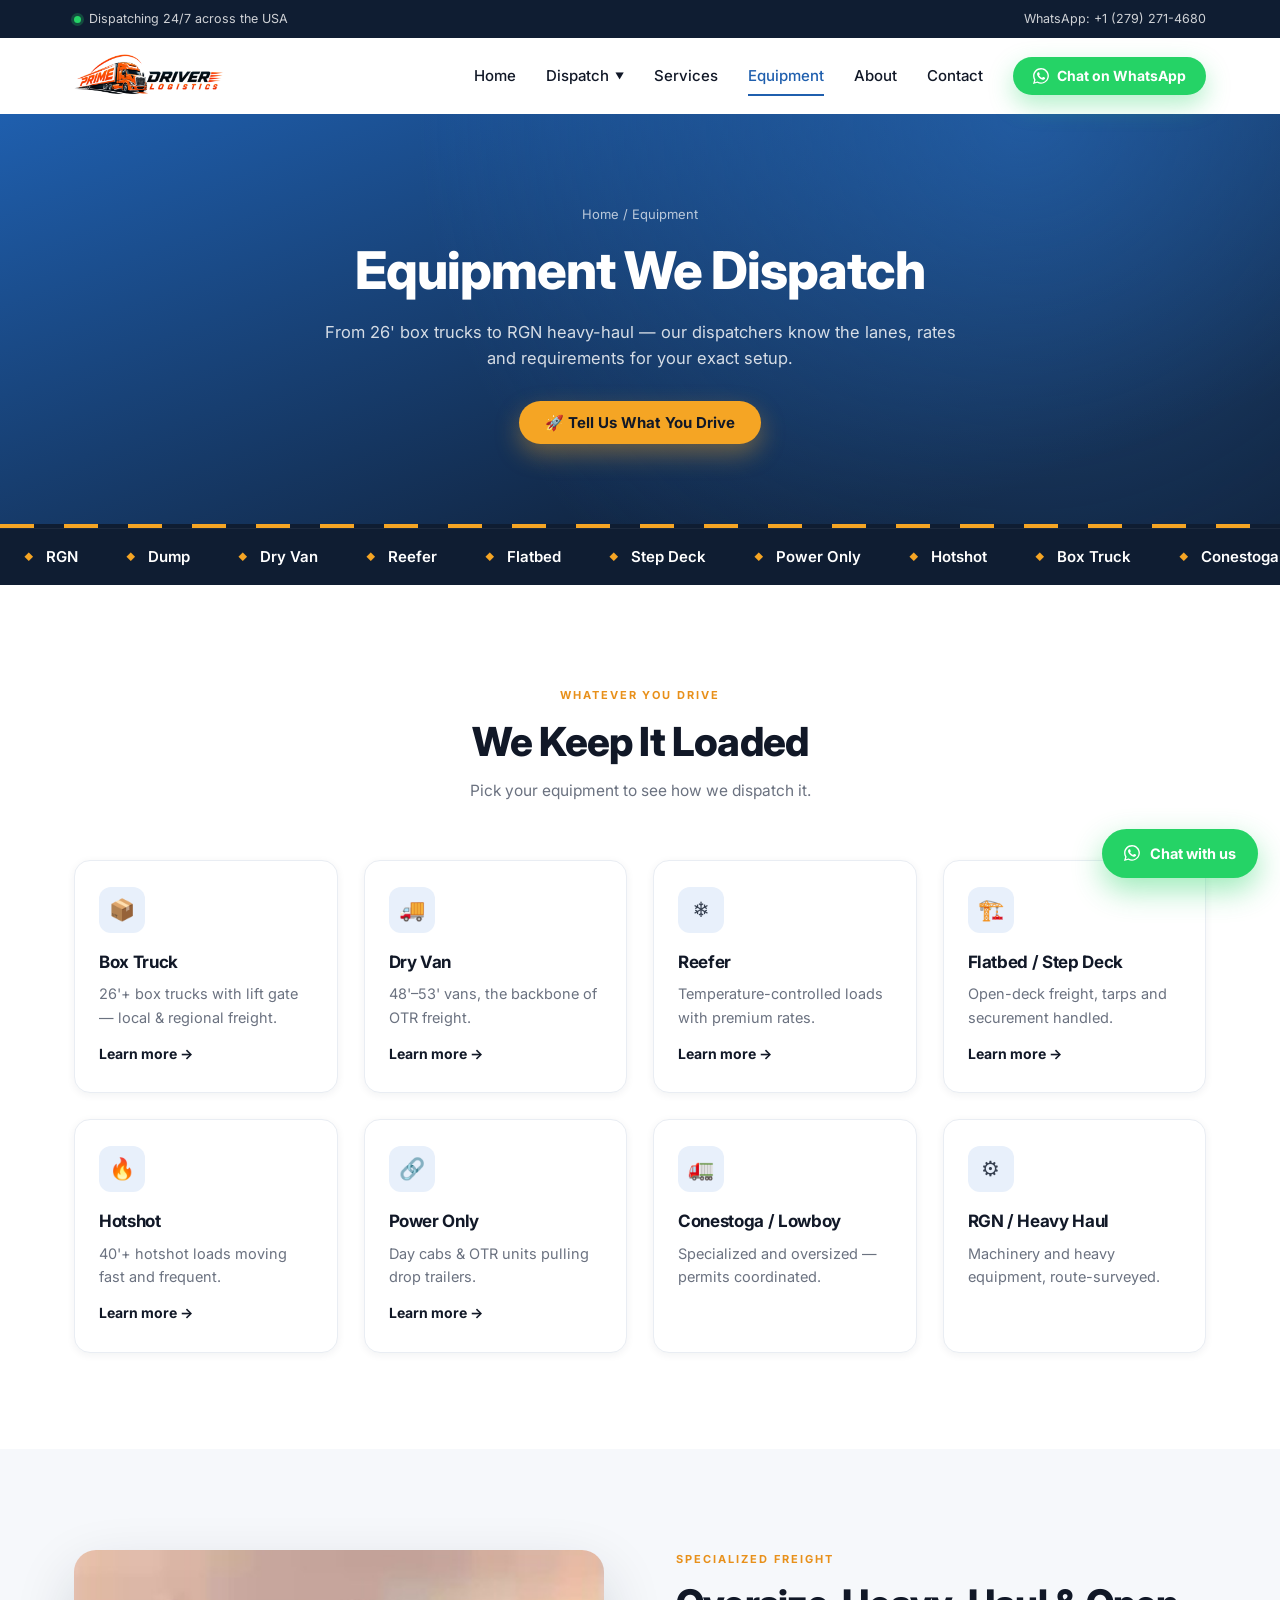
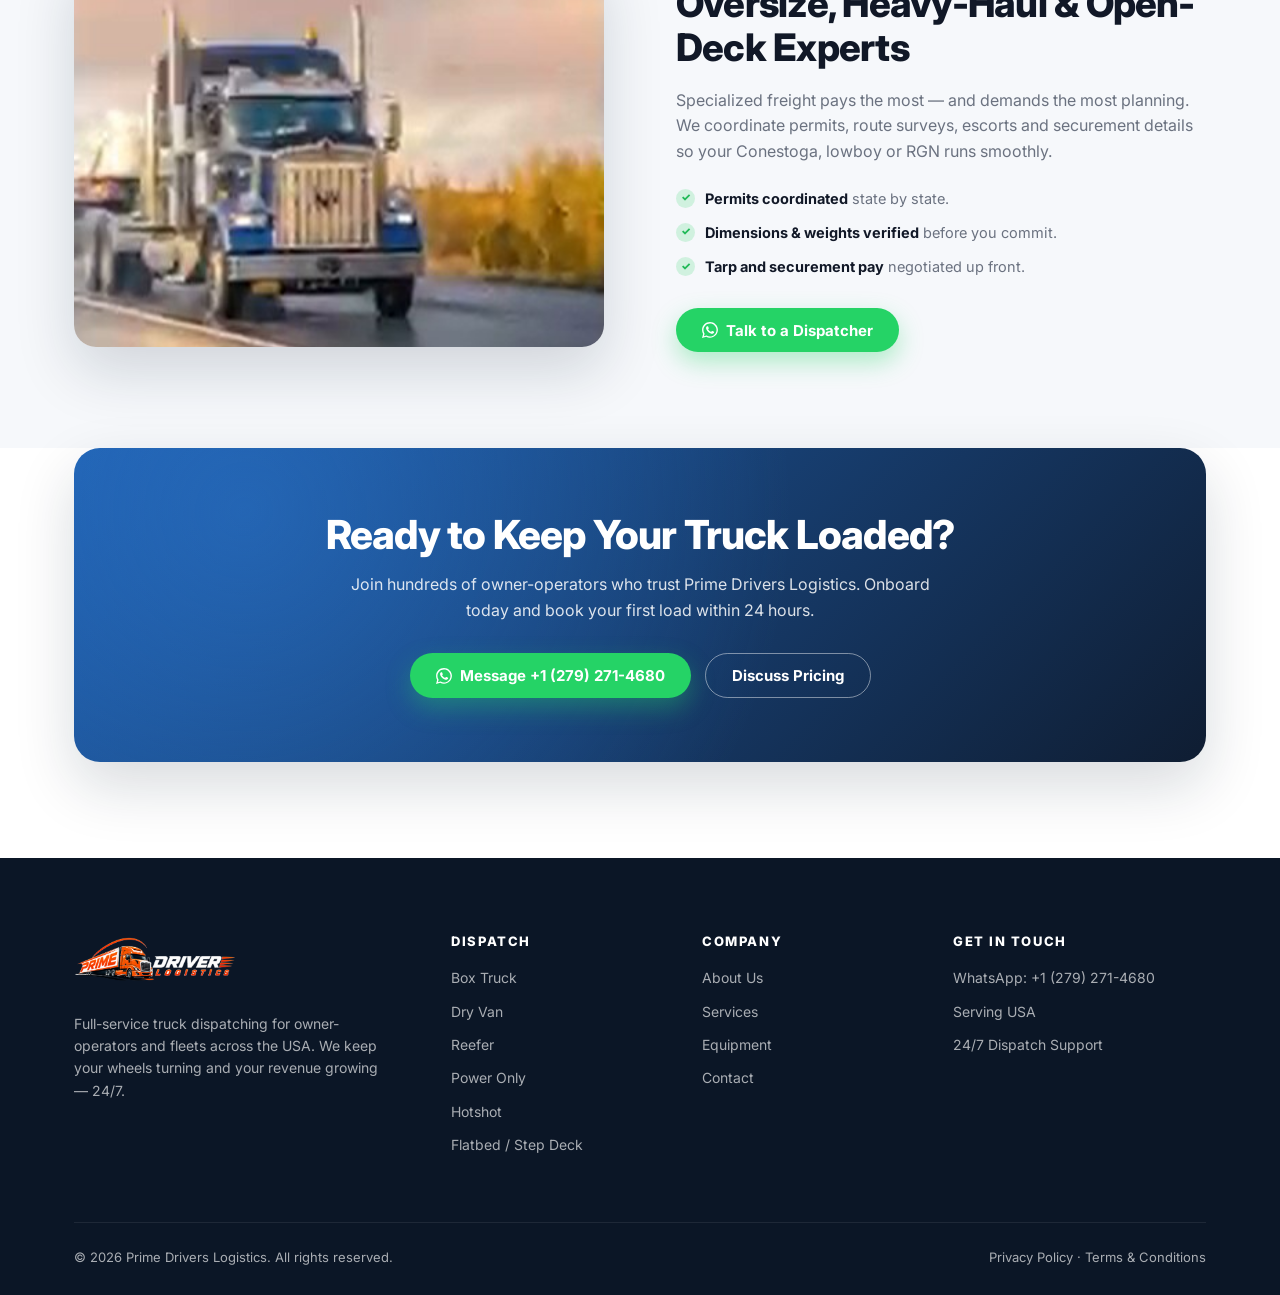
<file: equipment.html>
﻿<!DOCTYPE html>
<html lang="en">
<head>
<meta charset="UTF-8">
<meta name="viewport" content="width=device-width, initial-scale=1.0">
<title>Equipment We Dispatch | Prime Drivers Logistics</title>
<meta name="description" content="Box truck, dry van, reefer, flatbed, step deck, hotshot, power only, conestoga, lowboy and RGN dispatch.">
<link rel="icon" href="data:image/svg+xml,<svg xmlns=%22http://www.w3.org/2000/svg%22 viewBox=%220 0 100 100%22><text y=%22.9em%22 font-size=%2290%22>🚛</text></svg>">
<link rel="preconnect" href="https://fonts.googleapis.com">
<link rel="preconnect" href="https://fonts.gstatic.com" crossorigin>
<link href="https://fonts.googleapis.com/css2?family=Inter:wght@400;500;600;700;800&display=swap" rel="stylesheet">
<link rel="stylesheet" href="css/style.css">
</head>
<body>
<div id="loader"><div class="loader-inner"><div class="loader-truck">🚛</div><div class="loader-bar"><span></span></div></div></div>
<div class="topbar">
  <div class="container">
    <span><i class="dot"></i>Dispatching 24/7 across the USA</span>
    <span class="hide-sm">WhatsApp: +1 (279) 271-4680</span>
  </div>
</div>
<header class="header">
  <div class="scroll-progress"></div>
  <div class="container">
        <a href="index.html" class="logo" aria-label="Prime Drivers Logistics home">
      <img src="images/logo.png" alt="Prime Drivers Logistics" class="logo-img" />
    </a>
    <nav class="nav" aria-label="Main">
      <ul>
        <li><a href="index.html" class="nav-link">Home</a></li>
        <li class="has-dropdown">
          <a href="#" class="nav-link">Dispatch <span class="caret">▼</span></a>
          <div class="dropdown">
            <a href="dispatch-box-truck.html"><span>📦</span>Box Truck</a>
            <a href="dispatch-dry-van.html"><span>🚚</span>Dry Van</a>
            <a href="dispatch-reefer.html"><span>❄️</span>Reefer</a>
            <a href="dispatch-power-only.html"><span>🔗</span>Power Only</a>
            <a href="dispatch-hotshot.html"><span>🔥</span>Hotshot</a>
            <a href="dispatch-flatbed.html"><span>🏗️</span>Flatbed / Step Deck</a>
          </div>
        </li>
        <li><a href="services.html" class="nav-link">Services</a></li>
        <li><a href="equipment.html" class="nav-link active">Equipment</a></li>
        <li><a href="about.html" class="nav-link">About</a></li>
        <li><a href="contact.html" class="nav-link">Contact</a></li>
      </ul>
      <a href="https://wa.me/12792714680?text=Hi%20Prime%20Drivers,%20I%27d%20like%20to%20start%20dispatch" target="_blank" rel="noopener" class="btn btn-wa btn-sm"><svg class="wa-ico" viewBox="0 0 24 24" fill="currentColor" aria-hidden="true"><path d="M17.5 14.4c-.3-.1-1.8-.9-2-1-.3-.1-.5-.1-.7.1-.2.3-.8 1-.9 1.2-.2.2-.3.2-.6.1-.3-.1-1.2-.5-2.4-1.5-.9-.8-1.5-1.8-1.6-2.1-.2-.3 0-.5.1-.6l.4-.5c.2-.2.2-.3.3-.5.1-.2 0-.4 0-.5l-.9-2.2c-.2-.6-.5-.5-.7-.5h-.6c-.2 0-.5.1-.8.4-.3.3-1 1-1 2.5s1.1 2.9 1.2 3.1c.1.2 2.1 3.2 5.1 4.5.7.3 1.3.5 1.7.6.7.2 1.4.2 1.9.1.6-.1 1.8-.7 2-1.4.2-.7.2-1.3.2-1.4-.1-.2-.3-.3-.6-.4zM12 21.8c-1.8 0-3.5-.5-5-1.4l-.4-.2-3.7 1 1-3.6-.2-.4C2.7 15.6 2.2 13.8 2.2 12 2.2 6.6 6.6 2.2 12 2.2c2.6 0 5.1 1 6.9 2.9 1.8 1.8 2.9 4.3 2.9 6.9 0 5.4-4.4 9.8-9.8 9.8zm8.4-18.2C18.1 1.3 15.2.1 12 .1 5.5.1.1 5.4.1 12c0 2.1.5 4.1 1.6 5.9L0 24l6.3-1.7c1.7.9 3.7 1.4 5.7 1.4 6.6 0 11.9-5.4 11.9-11.9 0-3.2-1.2-6.2-3.5-8.2z"/></svg> Chat on WhatsApp</a>
    </nav>
    <button class="menu-toggle" aria-label="Open menu"><span></span></button>
  </div>
</header>
<section class="page-hero">
  <div class="container">
    <div class="crumbs"><a href="index.html">Home</a> / Equipment</div>
    <h1>Equipment We Dispatch</h1>
    <p>From 26' box trucks to RGN heavy-haul — our dispatchers know the lanes, rates and requirements for your exact setup.</p>
    <a href="https://wa.me/12792714680?text=Hi%20Prime%20Drivers,%20I%27d%20like%20to%20start%20dispatch" target="_blank" rel="noopener" class="btn btn-amber">🚀 Tell Us What You Drive</a>
  </div>
</section>
<div class="road-wrap"><div class="road"></div></div>
<div class="ticker"><div class="ticker-track"><span>RGN</span><span>Dump</span><span>Dry Van</span><span>Reefer</span><span>Flatbed</span><span>Step Deck</span><span>Power Only</span><span>Hotshot</span><span>Box Truck</span><span>Conestoga</span><span>Lowboy</span></div></div>

<section class="section">
  <div class="container">
    <div class="section-head center reveal">
      <span class="eyebrow">Whatever You Drive</span>
      <h2 class="section-title">We Keep It Loaded</h2>
      <p class="section-sub">Pick your equipment to see how we dispatch it.</p>
    </div>
    <div class="grid grid-4">
      <div class="card equip-card reveal">
        <div class="card-icon">📦</div>
        <h3>Box Truck</h3>
        <p>26'+ box trucks with lift gate — local &amp; regional freight.</p><a class="card-link" href="dispatch-box-truck.html">Learn more →</a>
      </div>
      <div class="card equip-card reveal">
        <div class="card-icon">🚚</div>
        <h3>Dry Van</h3>
        <p>48'–53' vans, the backbone of OTR freight.</p><a class="card-link" href="dispatch-dry-van.html">Learn more →</a>
      </div>
      <div class="card equip-card reveal">
        <div class="card-icon">❄️</div>
        <h3>Reefer</h3>
        <p>Temperature-controlled loads with premium rates.</p><a class="card-link" href="dispatch-reefer.html">Learn more →</a>
      </div>
      <div class="card equip-card reveal">
        <div class="card-icon">🏗️</div>
        <h3>Flatbed / Step Deck</h3>
        <p>Open-deck freight, tarps and securement handled.</p><a class="card-link" href="dispatch-flatbed.html">Learn more →</a>
      </div>
      <div class="card equip-card reveal">
        <div class="card-icon">🔥</div>
        <h3>Hotshot</h3>
        <p>40'+ hotshot loads moving fast and frequent.</p><a class="card-link" href="dispatch-hotshot.html">Learn more →</a>
      </div>
      <div class="card equip-card reveal">
        <div class="card-icon">🔗</div>
        <h3>Power Only</h3>
        <p>Day cabs &amp; OTR units pulling drop trailers.</p><a class="card-link" href="dispatch-power-only.html">Learn more →</a>
      </div>
      <div class="card equip-card reveal">
        <div class="card-icon">🚛</div>
        <h3>Conestoga / Lowboy</h3>
        <p>Specialized and oversized — permits coordinated.</p>
      </div>
      <div class="card equip-card reveal">
        <div class="card-icon">⚙️</div>
        <h3>RGN / Heavy Haul</h3>
        <p>Machinery and heavy equipment, route-surveyed.</p>
      </div>
    </div>
  </div>
</section>
<section class="section soft">
  <div class="container split">
    <div class="split-media reveal reveal-left">
      <img src="images/gallery-1.jpg" alt="Semi truck at sunset" loading="lazy">
    </div>
    <div class="reveal reveal-right">
      <span class="eyebrow">Specialized Freight</span>
      <h2>Oversize, Heavy-Haul &amp; Open-Deck Experts</h2>
      <p>Specialized freight pays the most — and demands the most planning. We coordinate permits, route surveys, escorts and securement details so your Conestoga, lowboy or RGN runs smoothly.</p>
      <ul class="check-list"><li><span><strong>Permits coordinated</strong> state by state.</span></li><li><span><strong>Dimensions &amp; weights verified</strong> before you commit.</span></li><li><span><strong>Tarp and securement pay</strong> negotiated up front.</span></li></ul>
      <a href="https://wa.me/12792714680?text=Hi%20Prime%20Drivers,%20I%20have%20a%20question" target="_blank" rel="noopener" class="btn btn-wa"><svg class="wa-ico" viewBox="0 0 24 24" fill="currentColor" aria-hidden="true"><path d="M17.5 14.4c-.3-.1-1.8-.9-2-1-.3-.1-.5-.1-.7.1-.2.3-.8 1-.9 1.2-.2.2-.3.2-.6.1-.3-.1-1.2-.5-2.4-1.5-.9-.8-1.5-1.8-1.6-2.1-.2-.3 0-.5.1-.6l.4-.5c.2-.2.2-.3.3-.5.1-.2 0-.4 0-.5l-.9-2.2c-.2-.6-.5-.5-.7-.5h-.6c-.2 0-.5.1-.8.4-.3.3-1 1-1 2.5s1.1 2.9 1.2 3.1c.1.2 2.1 3.2 5.1 4.5.7.3 1.3.5 1.7.6.7.2 1.4.2 1.9.1.6-.1 1.8-.7 2-1.4.2-.7.2-1.3.2-1.4-.1-.2-.3-.3-.6-.4zM12 21.8c-1.8 0-3.5-.5-5-1.4l-.4-.2-3.7 1 1-3.6-.2-.4C2.7 15.6 2.2 13.8 2.2 12 2.2 6.6 6.6 2.2 12 2.2c2.6 0 5.1 1 6.9 2.9 1.8 1.8 2.9 4.3 2.9 6.9 0 5.4-4.4 9.8-9.8 9.8zm8.4-18.2C18.1 1.3 15.2.1 12 .1 5.5.1.1 5.4.1 12c0 2.1.5 4.1 1.6 5.9L0 24l6.3-1.7c1.7.9 3.7 1.4 5.7 1.4 6.6 0 11.9-5.4 11.9-11.9 0-3.2-1.2-6.2-3.5-8.2z"/></svg> Talk to a Dispatcher</a>
    </div>
  </div>
</section>
<div class='soft'><section class="cta-wrap">
  <div class="container">
    <div class="cta reveal">
      <h2>Ready to Keep Your Truck Loaded?</h2>
      <p>Join hundreds of owner-operators who trust Prime Drivers Logistics. Onboard today and book your first load within 24 hours.</p>
      <div class="btn-row">
        <a href="https://wa.me/12792714680?text=Hi%20Prime%20Drivers,%20I%27m%20ready%20to%20get%20loaded" target="_blank" rel="noopener" class="btn btn-wa"><svg class="wa-ico" viewBox="0 0 24 24" fill="currentColor" aria-hidden="true"><path d="M17.5 14.4c-.3-.1-1.8-.9-2-1-.3-.1-.5-.1-.7.1-.2.3-.8 1-.9 1.2-.2.2-.3.2-.6.1-.3-.1-1.2-.5-2.4-1.5-.9-.8-1.5-1.8-1.6-2.1-.2-.3 0-.5.1-.6l.4-.5c.2-.2.2-.3.3-.5.1-.2 0-.4 0-.5l-.9-2.2c-.2-.6-.5-.5-.7-.5h-.6c-.2 0-.5.1-.8.4-.3.3-1 1-1 2.5s1.1 2.9 1.2 3.1c.1.2 2.1 3.2 5.1 4.5.7.3 1.3.5 1.7.6.7.2 1.4.2 1.9.1.6-.1 1.8-.7 2-1.4.2-.7.2-1.3.2-1.4-.1-.2-.3-.3-.6-.4zM12 21.8c-1.8 0-3.5-.5-5-1.4l-.4-.2-3.7 1 1-3.6-.2-.4C2.7 15.6 2.2 13.8 2.2 12 2.2 6.6 6.6 2.2 12 2.2c2.6 0 5.1 1 6.9 2.9 1.8 1.8 2.9 4.3 2.9 6.9 0 5.4-4.4 9.8-9.8 9.8zm8.4-18.2C18.1 1.3 15.2.1 12 .1 5.5.1.1 5.4.1 12c0 2.1.5 4.1 1.6 5.9L0 24l6.3-1.7c1.7.9 3.7 1.4 5.7 1.4 6.6 0 11.9-5.4 11.9-11.9 0-3.2-1.2-6.2-3.5-8.2z"/></svg> Message +1 (279) 271-4680</a>
        <a href="https://wa.me/12792714680?text=Hi,%20I%27d%20like%20to%20discuss%20dispatch%20pricing" target="_blank" rel="noopener" class="btn btn-ghost">Discuss Pricing</a>
      </div>
    </div>
  </div>
</section>
</div><footer class="footer">
  <div class="container">
    <div class="footer-grid">
      <div class="footer-about">
                <a href="index.html" class="logo" aria-label="Prime Drivers Logistics home">
          <img src="images/logo-white.png" alt="Prime Drivers Logistics" class="logo-img footer-logo" />
        </a>
        <p>Full-service truck dispatching for owner-operators and fleets across the USA. We keep your wheels turning and your revenue growing — 24/7.</p>
      </div>
      <div>
        <h4>Dispatch</h4>
        <ul>
          <li><a href="dispatch-box-truck.html">Box Truck</a></li>
          <li><a href="dispatch-dry-van.html">Dry Van</a></li>
          <li><a href="dispatch-reefer.html">Reefer</a></li>
          <li><a href="dispatch-power-only.html">Power Only</a></li>
          <li><a href="dispatch-hotshot.html">Hotshot</a></li>
          <li><a href="dispatch-flatbed.html">Flatbed / Step Deck</a></li>
        </ul>
      </div>
      <div>
        <h4>Company</h4>
        <ul>
          <li><a href="about.html">About Us</a></li>
          <li><a href="services.html">Services</a></li>
          <li><a href="equipment.html">Equipment</a></li>
          <li><a href="contact.html">Contact</a></li>
        </ul>
      </div>
      <div>
        <h4>Get in Touch</h4>
        <ul>
          <li><a href="https://wa.me/12792714680" target="_blank" rel="noopener">WhatsApp: +1 (279) 271-4680</a></li>
          <li>Serving USA</li>
          <li>24/7 Dispatch Support</li>
        </ul>
      </div>
    </div>
    <div class="footer-bottom">
      <span>© 2026 Prime Drivers Logistics. All rights reserved.</span>
      <span><a href="#">Privacy Policy</a> · <a href="#">Terms &amp; Conditions</a></span>
    </div>
  </div>
</footer>

<a href="https://wa.me/12792714680?text=Hi%20Prime%20Drivers!" target="_blank" rel="noopener" class="float-chat" aria-label="Chat with us on WhatsApp"><svg class="wa-ico" viewBox="0 0 24 24" fill="currentColor" aria-hidden="true"><path d="M17.5 14.4c-.3-.1-1.8-.9-2-1-.3-.1-.5-.1-.7.1-.2.3-.8 1-.9 1.2-.2.2-.3.2-.6.1-.3-.1-1.2-.5-2.4-1.5-.9-.8-1.5-1.8-1.6-2.1-.2-.3 0-.5.1-.6l.4-.5c.2-.2.2-.3.3-.5.1-.2 0-.4 0-.5l-.9-2.2c-.2-.6-.5-.5-.7-.5h-.6c-.2 0-.5.1-.8.4-.3.3-1 1-1 2.5s1.1 2.9 1.2 3.1c.1.2 2.1 3.2 5.1 4.5.7.3 1.3.5 1.7.6.7.2 1.4.2 1.9.1.6-.1 1.8-.7 2-1.4.2-.7.2-1.3.2-1.4-.1-.2-.3-.3-.6-.4zM12 21.8c-1.8 0-3.5-.5-5-1.4l-.4-.2-3.7 1 1-3.6-.2-.4C2.7 15.6 2.2 13.8 2.2 12 2.2 6.6 6.6 2.2 12 2.2c2.6 0 5.1 1 6.9 2.9 1.8 1.8 2.9 4.3 2.9 6.9 0 5.4-4.4 9.8-9.8 9.8zm8.4-18.2C18.1 1.3 15.2.1 12 .1 5.5.1.1 5.4.1 12c0 2.1.5 4.1 1.6 5.9L0 24l6.3-1.7c1.7.9 3.7 1.4 5.7 1.4 6.6 0 11.9-5.4 11.9-11.9 0-3.2-1.2-6.2-3.5-8.2z"/></svg><span>Chat with us</span></a>

<script src="js/main.js"></script>
</body>
</html>
</file>
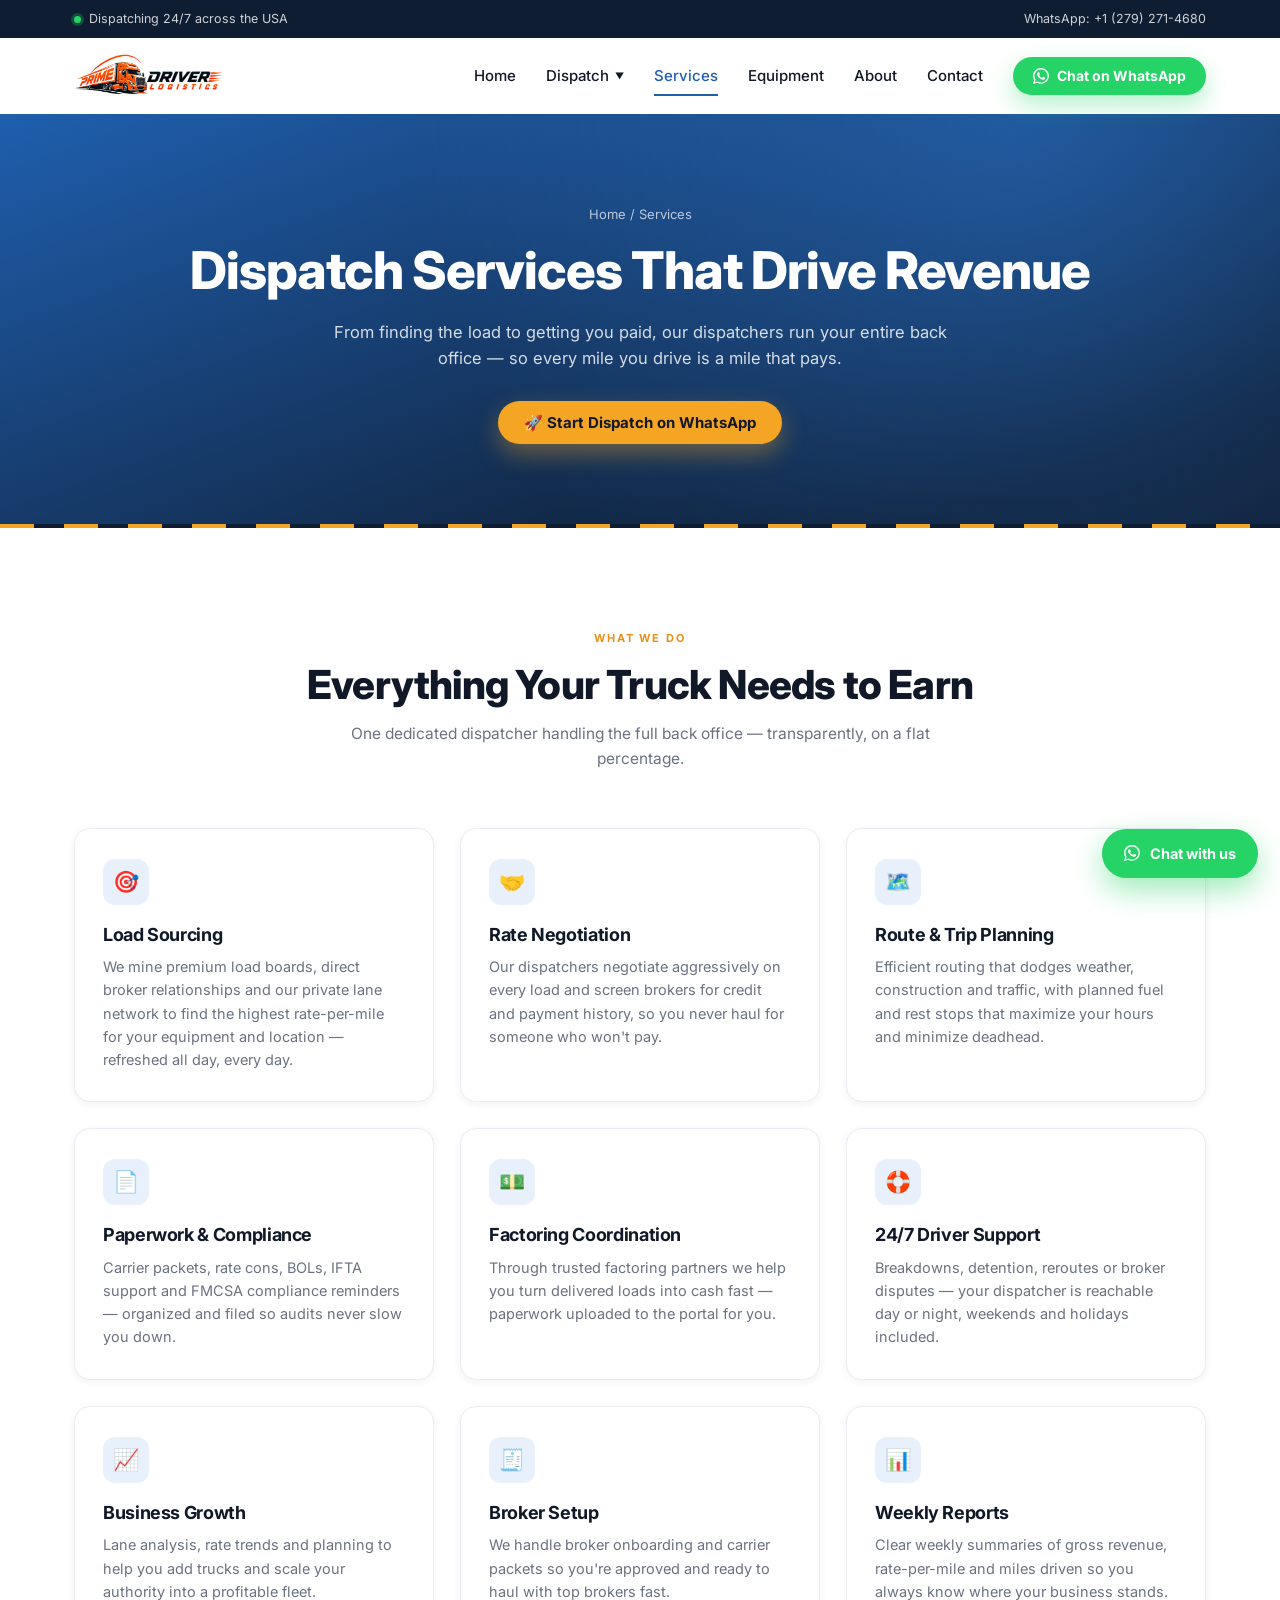
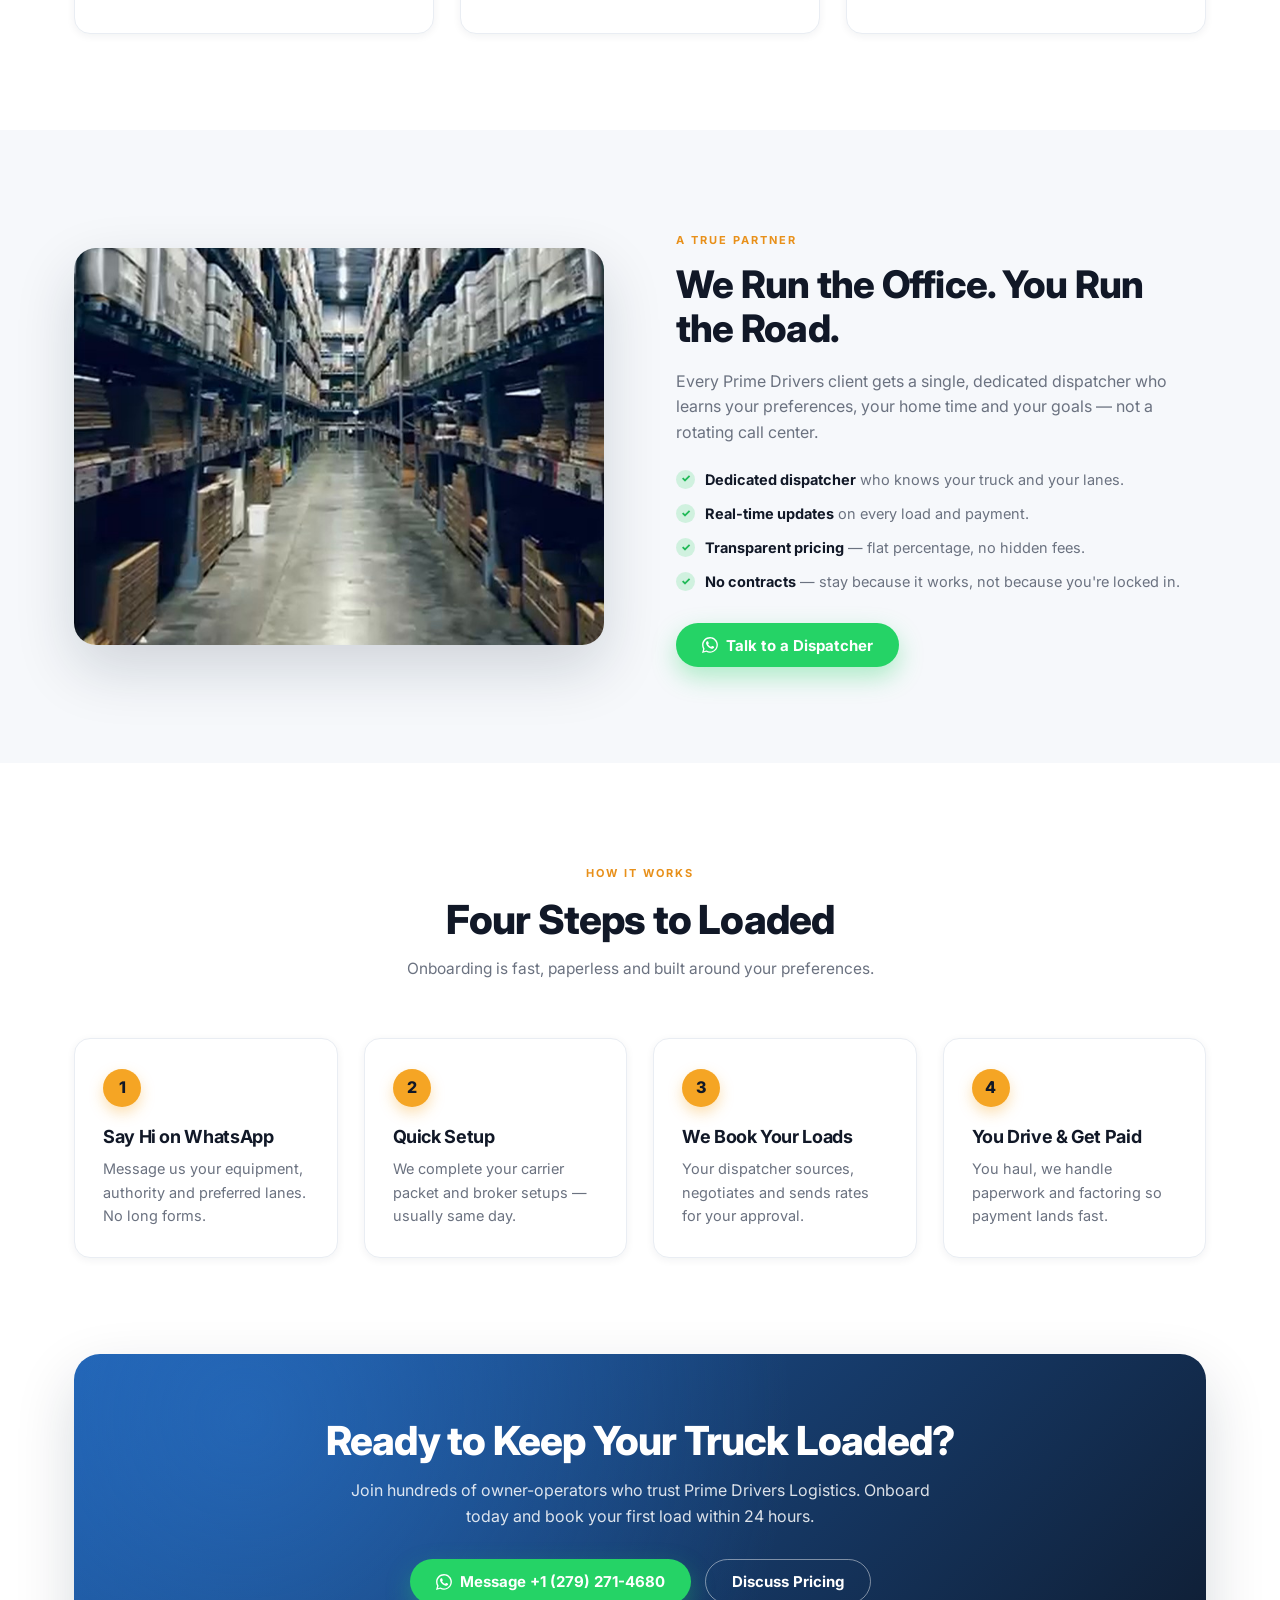
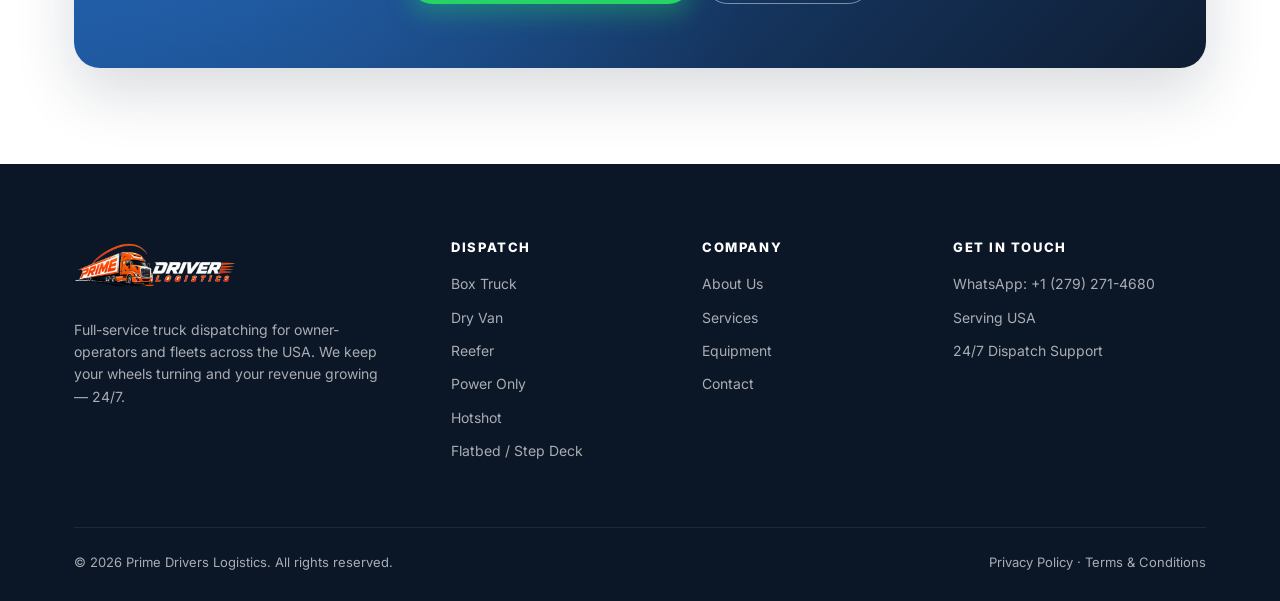
<file: services.html>
﻿<!DOCTYPE html>
<html lang="en">
<head>
<meta charset="UTF-8">
<meta name="viewport" content="width=device-width, initial-scale=1.0">
<title>Dispatch Services | Prime Drivers Logistics</title>
<meta name="description" content="Load sourcing, rate negotiation, route planning, paperwork, factoring coordination and 24/7 driver support.">
<link rel="icon" href="data:image/svg+xml,<svg xmlns=%22http://www.w3.org/2000/svg%22 viewBox=%220 0 100 100%22><text y=%22.9em%22 font-size=%2290%22>🚛</text></svg>">
<link rel="preconnect" href="https://fonts.googleapis.com">
<link rel="preconnect" href="https://fonts.gstatic.com" crossorigin>
<link href="https://fonts.googleapis.com/css2?family=Inter:wght@400;500;600;700;800&display=swap" rel="stylesheet">
<link rel="stylesheet" href="css/style.css">
</head>
<body>
<div id="loader"><div class="loader-inner"><div class="loader-truck">🚛</div><div class="loader-bar"><span></span></div></div></div>
<div class="topbar">
  <div class="container">
    <span><i class="dot"></i>Dispatching 24/7 across the USA</span>
    <span class="hide-sm">WhatsApp: +1 (279) 271-4680</span>
  </div>
</div>
<header class="header">
  <div class="scroll-progress"></div>
  <div class="container">
        <a href="index.html" class="logo" aria-label="Prime Drivers Logistics home">
      <img src="images/logo.png" alt="Prime Drivers Logistics" class="logo-img" />
    </a>
    <nav class="nav" aria-label="Main">
      <ul>
        <li><a href="index.html" class="nav-link">Home</a></li>
        <li class="has-dropdown">
          <a href="#" class="nav-link">Dispatch <span class="caret">▼</span></a>
          <div class="dropdown">
            <a href="dispatch-box-truck.html"><span>📦</span>Box Truck</a>
            <a href="dispatch-dry-van.html"><span>🚚</span>Dry Van</a>
            <a href="dispatch-reefer.html"><span>❄️</span>Reefer</a>
            <a href="dispatch-power-only.html"><span>🔗</span>Power Only</a>
            <a href="dispatch-hotshot.html"><span>🔥</span>Hotshot</a>
            <a href="dispatch-flatbed.html"><span>🏗️</span>Flatbed / Step Deck</a>
          </div>
        </li>
        <li><a href="services.html" class="nav-link active">Services</a></li>
        <li><a href="equipment.html" class="nav-link">Equipment</a></li>
        <li><a href="about.html" class="nav-link">About</a></li>
        <li><a href="contact.html" class="nav-link">Contact</a></li>
      </ul>
      <a href="https://wa.me/12792714680?text=Hi%20Prime%20Drivers,%20I%27d%20like%20to%20start%20dispatch" target="_blank" rel="noopener" class="btn btn-wa btn-sm"><svg class="wa-ico" viewBox="0 0 24 24" fill="currentColor" aria-hidden="true"><path d="M17.5 14.4c-.3-.1-1.8-.9-2-1-.3-.1-.5-.1-.7.1-.2.3-.8 1-.9 1.2-.2.2-.3.2-.6.1-.3-.1-1.2-.5-2.4-1.5-.9-.8-1.5-1.8-1.6-2.1-.2-.3 0-.5.1-.6l.4-.5c.2-.2.2-.3.3-.5.1-.2 0-.4 0-.5l-.9-2.2c-.2-.6-.5-.5-.7-.5h-.6c-.2 0-.5.1-.8.4-.3.3-1 1-1 2.5s1.1 2.9 1.2 3.1c.1.2 2.1 3.2 5.1 4.5.7.3 1.3.5 1.7.6.7.2 1.4.2 1.9.1.6-.1 1.8-.7 2-1.4.2-.7.2-1.3.2-1.4-.1-.2-.3-.3-.6-.4zM12 21.8c-1.8 0-3.5-.5-5-1.4l-.4-.2-3.7 1 1-3.6-.2-.4C2.7 15.6 2.2 13.8 2.2 12 2.2 6.6 6.6 2.2 12 2.2c2.6 0 5.1 1 6.9 2.9 1.8 1.8 2.9 4.3 2.9 6.9 0 5.4-4.4 9.8-9.8 9.8zm8.4-18.2C18.1 1.3 15.2.1 12 .1 5.5.1.1 5.4.1 12c0 2.1.5 4.1 1.6 5.9L0 24l6.3-1.7c1.7.9 3.7 1.4 5.7 1.4 6.6 0 11.9-5.4 11.9-11.9 0-3.2-1.2-6.2-3.5-8.2z"/></svg> Chat on WhatsApp</a>
    </nav>
    <button class="menu-toggle" aria-label="Open menu"><span></span></button>
  </div>
</header>
<section class="page-hero">
  <div class="container">
    <div class="crumbs"><a href="index.html">Home</a> / Services</div>
    <h1>Dispatch Services That Drive Revenue</h1>
    <p>From finding the load to getting you paid, our dispatchers run your entire back office — so every mile you drive is a mile that pays.</p>
    <a href="https://wa.me/12792714680?text=Hi%20Prime%20Drivers,%20I%27d%20like%20to%20start%20dispatch" target="_blank" rel="noopener" class="btn btn-amber">🚀 Start Dispatch on WhatsApp</a>
  </div>
</section>
<div class="road-wrap"><div class="road"></div></div>

<section class="section">
  <div class="container">
    <div class="section-head center reveal">
      <span class="eyebrow">What We Do</span>
      <h2 class="section-title">Everything Your Truck Needs to Earn</h2>
      <p class="section-sub">One dedicated dispatcher handling the full back office — transparently, on a flat percentage.</p>
    </div>
    <div class="grid grid-3">
      <div class="card  reveal">
        <div class="card-icon">🎯</div>
        <h3>Load Sourcing</h3>
        <p>We mine premium load boards, direct broker relationships and our private lane network to find the highest rate-per-mile for your equipment and location — refreshed all day, every day.</p>
      </div>
      <div class="card  reveal">
        <div class="card-icon">🤝</div>
        <h3>Rate Negotiation</h3>
        <p>Our dispatchers negotiate aggressively on every load and screen brokers for credit and payment history, so you never haul for someone who won't pay.</p>
      </div>
      <div class="card  reveal">
        <div class="card-icon">🗺️</div>
        <h3>Route &amp; Trip Planning</h3>
        <p>Efficient routing that dodges weather, construction and traffic, with planned fuel and rest stops that maximize your hours and minimize deadhead.</p>
      </div>
      <div class="card  reveal">
        <div class="card-icon">📄</div>
        <h3>Paperwork &amp; Compliance</h3>
        <p>Carrier packets, rate cons, BOLs, IFTA support and FMCSA compliance reminders — organized and filed so audits never slow you down.</p>
      </div>
      <div class="card  reveal">
        <div class="card-icon">💵</div>
        <h3>Factoring Coordination</h3>
        <p>Through trusted factoring partners we help you turn delivered loads into cash fast — paperwork uploaded to the portal for you.</p>
      </div>
      <div class="card  reveal">
        <div class="card-icon">🛟</div>
        <h3>24/7 Driver Support</h3>
        <p>Breakdowns, detention, reroutes or broker disputes — your dispatcher is reachable day or night, weekends and holidays included.</p>
      </div>
      <div class="card  reveal">
        <div class="card-icon">📈</div>
        <h3>Business Growth</h3>
        <p>Lane analysis, rate trends and planning to help you add trucks and scale your authority into a profitable fleet.</p>
      </div>
      <div class="card  reveal">
        <div class="card-icon">🧾</div>
        <h3>Broker Setup</h3>
        <p>We handle broker onboarding and carrier packets so you're approved and ready to haul with top brokers fast.</p>
      </div>
      <div class="card  reveal">
        <div class="card-icon">📊</div>
        <h3>Weekly Reports</h3>
        <p>Clear weekly summaries of gross revenue, rate-per-mile and miles driven so you always know where your business stands.</p>
      </div>
    </div>
  </div>
</section>
<section class="section soft">
  <div class="container split">
    <div class="split-media reveal reveal-left">
      <img src="images/warehouse.jpg" alt="Warehouse aisle" loading="lazy">
    </div>
    <div class="reveal reveal-right">
      <span class="eyebrow">A True Partner</span>
      <h2>We Run the Office. You Run the Road.</h2>
      <p>Every Prime Drivers client gets a single, dedicated dispatcher who learns your preferences, your home time and your goals — not a rotating call center.</p>
      <ul class="check-list"><li><span><strong>Dedicated dispatcher</strong> who knows your truck and your lanes.</span></li><li><span><strong>Real-time updates</strong> on every load and payment.</span></li><li><span><strong>Transparent pricing</strong> — flat percentage, no hidden fees.</span></li><li><span><strong>No contracts</strong> — stay because it works, not because you're locked in.</span></li></ul>
      <a href="https://wa.me/12792714680?text=Hi%20Prime%20Drivers,%20I%20have%20a%20question" target="_blank" rel="noopener" class="btn btn-wa"><svg class="wa-ico" viewBox="0 0 24 24" fill="currentColor" aria-hidden="true"><path d="M17.5 14.4c-.3-.1-1.8-.9-2-1-.3-.1-.5-.1-.7.1-.2.3-.8 1-.9 1.2-.2.2-.3.2-.6.1-.3-.1-1.2-.5-2.4-1.5-.9-.8-1.5-1.8-1.6-2.1-.2-.3 0-.5.1-.6l.4-.5c.2-.2.2-.3.3-.5.1-.2 0-.4 0-.5l-.9-2.2c-.2-.6-.5-.5-.7-.5h-.6c-.2 0-.5.1-.8.4-.3.3-1 1-1 2.5s1.1 2.9 1.2 3.1c.1.2 2.1 3.2 5.1 4.5.7.3 1.3.5 1.7.6.7.2 1.4.2 1.9.1.6-.1 1.8-.7 2-1.4.2-.7.2-1.3.2-1.4-.1-.2-.3-.3-.6-.4zM12 21.8c-1.8 0-3.5-.5-5-1.4l-.4-.2-3.7 1 1-3.6-.2-.4C2.7 15.6 2.2 13.8 2.2 12 2.2 6.6 6.6 2.2 12 2.2c2.6 0 5.1 1 6.9 2.9 1.8 1.8 2.9 4.3 2.9 6.9 0 5.4-4.4 9.8-9.8 9.8zm8.4-18.2C18.1 1.3 15.2.1 12 .1 5.5.1.1 5.4.1 12c0 2.1.5 4.1 1.6 5.9L0 24l6.3-1.7c1.7.9 3.7 1.4 5.7 1.4 6.6 0 11.9-5.4 11.9-11.9 0-3.2-1.2-6.2-3.5-8.2z"/></svg> Talk to a Dispatcher</a>
    </div>
  </div>
</section>

<section class="section">
  <div class="container">
    <div class="section-head center reveal">
      <span class="eyebrow">How It Works</span>
      <h2 class="section-title">Four Steps to Loaded</h2>
      <p class="section-sub">Onboarding is fast, paperless and built around your preferences.</p>
    </div>
    <div class="grid grid-4">
      <div class="card step reveal">
        <div class="step-num">1</div>
        <h3>Say Hi on WhatsApp</h3>
        <p>Message us your equipment, authority and preferred lanes. No long forms.</p>
      </div>
      <div class="card step reveal">
        <div class="step-num">2</div>
        <h3>Quick Setup</h3>
        <p>We complete your carrier packet and broker setups — usually same day.</p>
      </div>
      <div class="card step reveal">
        <div class="step-num">3</div>
        <h3>We Book Your Loads</h3>
        <p>Your dispatcher sources, negotiates and sends rates for your approval.</p>
      </div>
      <div class="card step reveal">
        <div class="step-num">4</div>
        <h3>You Drive &amp; Get Paid</h3>
        <p>You haul, we handle paperwork and factoring so payment lands fast.</p>
      </div>
    </div>
  </div>
</section>
<div><section class="cta-wrap">
  <div class="container">
    <div class="cta reveal">
      <h2>Ready to Keep Your Truck Loaded?</h2>
      <p>Join hundreds of owner-operators who trust Prime Drivers Logistics. Onboard today and book your first load within 24 hours.</p>
      <div class="btn-row">
        <a href="https://wa.me/12792714680?text=Hi%20Prime%20Drivers,%20I%27m%20ready%20to%20get%20loaded" target="_blank" rel="noopener" class="btn btn-wa"><svg class="wa-ico" viewBox="0 0 24 24" fill="currentColor" aria-hidden="true"><path d="M17.5 14.4c-.3-.1-1.8-.9-2-1-.3-.1-.5-.1-.7.1-.2.3-.8 1-.9 1.2-.2.2-.3.2-.6.1-.3-.1-1.2-.5-2.4-1.5-.9-.8-1.5-1.8-1.6-2.1-.2-.3 0-.5.1-.6l.4-.5c.2-.2.2-.3.3-.5.1-.2 0-.4 0-.5l-.9-2.2c-.2-.6-.5-.5-.7-.5h-.6c-.2 0-.5.1-.8.4-.3.3-1 1-1 2.5s1.1 2.9 1.2 3.1c.1.2 2.1 3.2 5.1 4.5.7.3 1.3.5 1.7.6.7.2 1.4.2 1.9.1.6-.1 1.8-.7 2-1.4.2-.7.2-1.3.2-1.4-.1-.2-.3-.3-.6-.4zM12 21.8c-1.8 0-3.5-.5-5-1.4l-.4-.2-3.7 1 1-3.6-.2-.4C2.7 15.6 2.2 13.8 2.2 12 2.2 6.6 6.6 2.2 12 2.2c2.6 0 5.1 1 6.9 2.9 1.8 1.8 2.9 4.3 2.9 6.9 0 5.4-4.4 9.8-9.8 9.8zm8.4-18.2C18.1 1.3 15.2.1 12 .1 5.5.1.1 5.4.1 12c0 2.1.5 4.1 1.6 5.9L0 24l6.3-1.7c1.7.9 3.7 1.4 5.7 1.4 6.6 0 11.9-5.4 11.9-11.9 0-3.2-1.2-6.2-3.5-8.2z"/></svg> Message +1 (279) 271-4680</a>
        <a href="https://wa.me/12792714680?text=Hi,%20I%27d%20like%20to%20discuss%20dispatch%20pricing" target="_blank" rel="noopener" class="btn btn-ghost">Discuss Pricing</a>
      </div>
    </div>
  </div>
</section>
</div>
<footer class="footer">
  <div class="container">
    <div class="footer-grid">
      <div class="footer-about">
                <a href="index.html" class="logo" aria-label="Prime Drivers Logistics home">
          <img src="images/logo-white.png" alt="Prime Drivers Logistics" class="logo-img footer-logo" />
        </a>
        <p>Full-service truck dispatching for owner-operators and fleets across the USA. We keep your wheels turning and your revenue growing — 24/7.</p>
      </div>
      <div>
        <h4>Dispatch</h4>
        <ul>
          <li><a href="dispatch-box-truck.html">Box Truck</a></li>
          <li><a href="dispatch-dry-van.html">Dry Van</a></li>
          <li><a href="dispatch-reefer.html">Reefer</a></li>
          <li><a href="dispatch-power-only.html">Power Only</a></li>
          <li><a href="dispatch-hotshot.html">Hotshot</a></li>
          <li><a href="dispatch-flatbed.html">Flatbed / Step Deck</a></li>
        </ul>
      </div>
      <div>
        <h4>Company</h4>
        <ul>
          <li><a href="about.html">About Us</a></li>
          <li><a href="services.html">Services</a></li>
          <li><a href="equipment.html">Equipment</a></li>
          <li><a href="contact.html">Contact</a></li>
        </ul>
      </div>
      <div>
        <h4>Get in Touch</h4>
        <ul>
          <li><a href="https://wa.me/12792714680" target="_blank" rel="noopener">WhatsApp: +1 (279) 271-4680</a></li>
          <li>Serving USA</li>
          <li>24/7 Dispatch Support</li>
        </ul>
      </div>
    </div>
    <div class="footer-bottom">
      <span>© 2026 Prime Drivers Logistics. All rights reserved.</span>
      <span><a href="#">Privacy Policy</a> · <a href="#">Terms &amp; Conditions</a></span>
    </div>
  </div>
</footer>

<a href="https://wa.me/12792714680?text=Hi%20Prime%20Drivers!" target="_blank" rel="noopener" class="float-chat" aria-label="Chat with us on WhatsApp"><svg class="wa-ico" viewBox="0 0 24 24" fill="currentColor" aria-hidden="true"><path d="M17.5 14.4c-.3-.1-1.8-.9-2-1-.3-.1-.5-.1-.7.1-.2.3-.8 1-.9 1.2-.2.2-.3.2-.6.1-.3-.1-1.2-.5-2.4-1.5-.9-.8-1.5-1.8-1.6-2.1-.2-.3 0-.5.1-.6l.4-.5c.2-.2.2-.3.3-.5.1-.2 0-.4 0-.5l-.9-2.2c-.2-.6-.5-.5-.7-.5h-.6c-.2 0-.5.1-.8.4-.3.3-1 1-1 2.5s1.1 2.9 1.2 3.1c.1.2 2.1 3.2 5.1 4.5.7.3 1.3.5 1.7.6.7.2 1.4.2 1.9.1.6-.1 1.8-.7 2-1.4.2-.7.2-1.3.2-1.4-.1-.2-.3-.3-.6-.4zM12 21.8c-1.8 0-3.5-.5-5-1.4l-.4-.2-3.7 1 1-3.6-.2-.4C2.7 15.6 2.2 13.8 2.2 12 2.2 6.6 6.6 2.2 12 2.2c2.6 0 5.1 1 6.9 2.9 1.8 1.8 2.9 4.3 2.9 6.9 0 5.4-4.4 9.8-9.8 9.8zm8.4-18.2C18.1 1.3 15.2.1 12 .1 5.5.1.1 5.4.1 12c0 2.1.5 4.1 1.6 5.9L0 24l6.3-1.7c1.7.9 3.7 1.4 5.7 1.4 6.6 0 11.9-5.4 11.9-11.9 0-3.2-1.2-6.2-3.5-8.2z"/></svg><span>Chat with us</span></a>

<script src="js/main.js"></script>
</body>
</html>
</file>
<file: css/style.css>
/* ==========================================================
   Prime Drivers Logistics — main stylesheet
   ========================================================== */
:root {
  --navy-900: #0b1626;
  --navy-800: #0f1d32;
  --navy-700: #15294a;
  --blue-600: #1f5fae;
  --blue-500: #2a73c9;
  --blue-100: #e8f0fb;
  --amber-500: #f5a524;
  --amber-600: #e8901a;
  --green-500: #25d366;
  --green-600: #1fb957;
  --ink-900: #111827;
  --ink-700: #374151;
  --ink-500: #6b7280;
  --ink-300: #d1d5db;
  --line: #e9edf3;
  --bg-soft: #f6f8fb;
  --white: #ffffff;
  --radius-sm: 10px;
  --radius: 16px;
  --radius-lg: 22px;
  --shadow-sm: 0 2px 8px rgba(15, 29, 50, .06);
  --shadow: 0 10px 30px rgba(15, 29, 50, .08);
  --shadow-lg: 0 24px 60px rgba(15, 29, 50, .16);
  --container: 1180px;
  --ease: cubic-bezier(.22, .8, .3, 1);
}

*, *::before, *::after { box-sizing: border-box; margin: 0; padding: 0; }
html { scroll-behavior: smooth; overflow-x: clip; }
body {
  font-family: "Inter", system-ui, -apple-system, "Segoe UI", Roboto, sans-serif;
  color: var(--ink-700);
  background: var(--white);
  line-height: 1.6;
  font-size: 16px;
  -webkit-font-smoothing: antialiased;
  overflow-x: clip;
}
body.loading { overflow: hidden; }
img { max-width: 100%; display: block; }
a { color: inherit; text-decoration: none; }
ul { list-style: none; }
button { font: inherit; cursor: pointer; border: 0; background: none; }
h1, h2, h3, h4 { color: var(--ink-900); line-height: 1.15; font-weight: 800; letter-spacing: -.02em; }

.container { width: 100%; max-width: var(--container); margin: 0 auto; padding: 0 24px; }
.section { padding: 96px 0; }
.section.soft { background: var(--bg-soft); }
.center { text-align: center; }

.eyebrow {
  display: inline-block;
  font-size: 11px;
  font-weight: 700;
  letter-spacing: .18em;
  text-transform: uppercase;
  color: var(--amber-600);
  margin-bottom: 14px;
}
.section-title { font-size: clamp(28px, 3.4vw, 40px); margin-bottom: 14px; }
.section-sub { color: var(--ink-500); max-width: 620px; margin: 0 auto; font-size: 15.5px; }
.section-head { margin-bottom: 56px; }

/* ---------- Buttons ---------- */
.btn {
  display: inline-flex; align-items: center; justify-content: center; gap: 8px;
  padding: 14px 26px; border-radius: 999px;
  font-weight: 700; font-size: 15px; line-height: 1;
  transition: transform .25s var(--ease), box-shadow .25s var(--ease), background .25s, color .25s, border-color .25s;
  white-space: nowrap;
}
.btn:hover { transform: translateY(-2px); }
.btn-wa { background: var(--green-500); color: var(--white); box-shadow: 0 10px 24px rgba(37, 211, 102, .35); }
.btn-wa:hover { background: var(--green-600); box-shadow: 0 14px 30px rgba(37, 211, 102, .45); }
.btn-amber { background: var(--amber-500); color: var(--ink-900); box-shadow: 0 10px 24px rgba(245, 165, 36, .38); }
.btn-amber:hover { background: var(--amber-600); }
.btn-blue { background: var(--blue-600); color: var(--white); box-shadow: 0 10px 24px rgba(31, 95, 174, .3); }
.btn-blue:hover { background: var(--blue-500); }
.btn-ghost { border: 1.5px solid rgba(255, 255, 255, .45); color: var(--white); }
.btn-ghost:hover { background: rgba(255, 255, 255, .1); border-color: var(--white); }
.btn-sm { padding: 11px 20px; font-size: 14px; }
.btn-block { width: 100%; }
.wa-ico { width: 16px; height: 16px; flex: none; }

/* ---------- Page loader ---------- */
#loader {
  position: fixed; inset: 0; z-index: 9999;
  background: var(--navy-800);
  display: grid; place-items: center;
  transition: opacity .5s var(--ease), visibility .5s;
}
#loader.done { opacity: 0; visibility: hidden; }
.loader-inner { display: flex; flex-direction: column; align-items: center; gap: 22px; }
.loader-truck { font-size: 40px; animation: bounce .7s ease-in-out infinite alternate; }
.loader-bar { width: 130px; height: 3px; border-radius: 3px; background: rgba(255, 255, 255, .12); overflow: hidden; }
.loader-bar span { display: block; height: 100%; width: 0; background: var(--amber-500); animation: load 1.1s var(--ease) forwards; }
@keyframes bounce { to { transform: translateY(-5px); } }
@keyframes load { to { width: 100%; } }

/* ---------- Top bar ---------- */
.topbar { background: var(--navy-800); color: rgba(255, 255, 255, .8); font-size: 12.5px; }
.topbar .container { display: flex; justify-content: space-between; align-items: center; height: 38px; }
.topbar span { display: inline-flex; align-items: center; gap: 8px; }
.topbar .dot { width: 7px; height: 7px; border-radius: 50%; background: var(--green-500); box-shadow: 0 0 0 3px rgba(37, 211, 102, .25); }

/* ---------- Header ---------- */
.header {
  position: sticky; top: 0; z-index: 100;
  background: rgba(255, 255, 255, .96);
  backdrop-filter: blur(10px);
  transition: box-shadow .3s;
}
.header.scrolled { box-shadow: 0 6px 24px rgba(15, 29, 50, .08); }
.scroll-progress { position: absolute; left: 0; top: 0; height: 3px; width: 0; background: linear-gradient(90deg, var(--amber-500), var(--blue-500)); }
.header .container { display: flex; align-items: center; justify-content: space-between; height: 76px; }
.logo { display: inline-flex; align-items: center; gap: 12px; text-decoration: none; }
.logo-img {
  height: 50px;
  width: auto;
  max-width: 220px;
  object-fit: contain;
  display: block;
  transition: transform .25s var(--ease), opacity .25s ease;
}
.logo:hover .logo-img {
  transform: scale(1.02);
  opacity: .95;
}
.footer-logo {
  height: 54px;
  max-width: 240px;
  margin-bottom: 6px;
}
.logo-mark {
  width: 42px; height: 42px; border-radius: 11px;
  background: linear-gradient(135deg, var(--blue-500), var(--navy-700));
  display: grid; place-items: center; font-size: 20px;
  box-shadow: 0 6px 14px rgba(31, 95, 174, .3);
}
.logo-text strong { display: block; color: var(--ink-900); font-size: 18px; font-weight: 800; letter-spacing: -.01em; line-height: 1.1; }
.logo-text small { display: block; color: var(--amber-600); font-size: 10.5px; font-weight: 700; letter-spacing: .16em; text-transform: uppercase; }

.nav { display: flex; align-items: center; gap: 30px; }
.nav > ul { display: flex; align-items: center; gap: 30px; }
.nav-link {
  position: relative; font-size: 15px; font-weight: 500; color: var(--ink-900);
  padding: 8px 0; display: inline-flex; align-items: center; gap: 6px; transition: color .2s;
}
.nav-link::after {
  content: ""; position: absolute; left: 0; bottom: 0; width: 100%; height: 2px;
  background: var(--blue-600); transform: scaleX(0); transform-origin: left; transition: transform .3s var(--ease);
}
.nav-link:hover, .nav-link.active { color: var(--blue-600); }
.nav-link:hover::after, .nav-link.active::after { transform: scaleX(1); }
.caret { font-size: 9px; transition: transform .25s; }

.has-dropdown { position: relative; }
.dropdown {
  position: absolute; top: calc(100% + 14px); left: -16px; min-width: 210px;
  background: var(--white); border-radius: 14px; padding: 8px;
  box-shadow: var(--shadow-lg); border: 1px solid var(--line);
  opacity: 0; visibility: hidden; transform: translateY(8px);
  transition: all .25s var(--ease);
}
.dropdown::before { content: ""; position: absolute; top: -16px; left: 0; right: 0; height: 16px; }
.has-dropdown:hover .dropdown, .has-dropdown.open .dropdown { opacity: 1; visibility: visible; transform: translateY(0); }
.has-dropdown:hover .caret { transform: rotate(180deg); }
.dropdown a {
  display: flex; align-items: center; gap: 10px; padding: 10px 12px; border-radius: 9px;
  font-size: 14px; font-weight: 500; color: var(--ink-900); transition: background .2s, color .2s, padding .2s;
}
.dropdown a:hover, .dropdown a.active { background: var(--blue-100); color: var(--blue-600); padding-left: 16px; }

.menu-toggle { display: none; width: 44px; height: 44px; border-radius: 10px; background: var(--bg-soft); position: relative; }
.menu-toggle span, .menu-toggle span::before, .menu-toggle span::after {
  position: absolute; left: 12px; width: 20px; height: 2px; background: var(--ink-900); border-radius: 2px; transition: .3s;
}
.menu-toggle span { top: 21px; }
.menu-toggle span::before { content: ""; left: 0; top: -6px; }
.menu-toggle span::after { content: ""; left: 0; top: 6px; }
.menu-open .menu-toggle span { background: transparent; }
.menu-open .menu-toggle span::before { top: 0; transform: rotate(45deg); }
.menu-open .menu-toggle span::after { top: 0; transform: rotate(-45deg); }

/* ---------- Hero (home) ---------- */
.hero {
  position: relative; color: var(--white);
  background: var(--navy-900) url("../images/gallery-1.jpg") center/cover no-repeat;
  padding: 110px 0 130px; overflow: hidden;
}
.hero::before {
  content: ""; position: absolute; inset: 0;
  background: linear-gradient(100deg, rgba(11, 22, 38, .92) 0%, rgba(11, 22, 38, .78) 45%, rgba(11, 22, 38, .55) 100%);
}
.hero .container { position: relative; display: grid; grid-template-columns: 1.15fr .85fr; gap: 56px; align-items: center; }
.badge {
  display: inline-flex; align-items: center; gap: 8px;
  padding: 7px 14px; border-radius: 999px; font-size: 12.5px; font-weight: 600;
  background: rgba(245, 165, 36, .14); color: var(--amber-500); border: 1px solid rgba(245, 165, 36, .35);
  margin-bottom: 24px;
}
.hero h1 { color: var(--white); font-size: clamp(36px, 5vw, 58px); margin-bottom: 22px; }
.hero p.lead { font-size: 17px; color: rgba(255, 255, 255, .85); max-width: 540px; margin-bottom: 34px; }
.btn-row { display: flex; flex-wrap: wrap; gap: 14px; }

.glass-card {
  background: rgba(255, 255, 255, .1);
  border: 1px solid rgba(255, 255, 255, .18);
  backdrop-filter: blur(14px); -webkit-backdrop-filter: blur(14px);
  border-radius: var(--radius-lg); padding: 30px;
  box-shadow: 0 30px 60px rgba(0, 0, 0, .3);
  animation: float 6s ease-in-out infinite;
}
@keyframes float { 50% { transform: translateY(-10px); } }
.live-pill {
  display: inline-flex; align-items: center; gap: 8px; font-size: 12px; font-weight: 600;
  padding: 6px 12px; border-radius: 999px; background: rgba(37, 211, 102, .15); color: #8ff0b4; margin-bottom: 18px;
}
.live-pill i { width: 8px; height: 8px; border-radius: 50%; background: var(--green-500); animation: pulse 1.6s infinite; }
@keyframes pulse { 0% { box-shadow: 0 0 0 0 rgba(37, 211, 102, .7); } 100% { box-shadow: 0 0 0 10px rgba(37, 211, 102, 0); } }
.glass-icon { width: 48px; height: 48px; border-radius: 12px; display: grid; place-items: center; font-size: 22px; background: var(--amber-500); margin-bottom: 16px; }
.glass-card h3 { color: var(--white); font-size: 22px; margin-bottom: 16px; }
.check-list li { display: flex; gap: 10px; align-items: flex-start; margin-bottom: 11px; font-size: 14.5px; }
.check-list li::before {
  content: "✓"; flex: none; width: 19px; height: 19px; border-radius: 50%; margin-top: 2px;
  display: grid; place-items: center; font-size: 11px; font-weight: 800;
  background: rgba(37, 211, 102, .18); color: var(--green-600);
}
.glass-card .check-list li { color: rgba(255, 255, 255, .9); }
.glass-card .btn { margin-top: 10px; }
.rating { text-align: center; margin-top: 16px; font-size: 12.5px; color: rgba(255, 255, 255, .7); }

/* road + ticker */
.road {
  height: 4px; position: relative; z-index: 2;
  background: repeating-linear-gradient(90deg, var(--amber-500) 0 34px, transparent 34px 64px);
  background-size: 64px 4px; animation: road 1.2s linear infinite;
}
.road-wrap { background: var(--navy-800); padding: 0; }
@keyframes road { to { background-position: -64px 0; } }
.ticker { background: var(--navy-800); overflow: hidden; padding: 16px 0; border-top: 1px solid rgba(255, 255, 255, .06); }
.ticker-track { display: flex; width: max-content; animation: ticker 30s linear infinite; }
.ticker:hover .ticker-track { animation-play-state: paused; }
.ticker-track span { display: inline-flex; align-items: center; gap: 12px; padding: 0 24px; color: var(--white); font-weight: 600; font-size: 15px; }
.ticker-track span::before { content: "◆"; color: var(--amber-500); font-size: 9px; }
@keyframes ticker { to { transform: translateX(-50%); } }

/* ---------- Cards ---------- */
.grid { display: grid; gap: 26px; }
.grid-2 { grid-template-columns: repeat(2, 1fr); }
.grid-3 { grid-template-columns: repeat(3, 1fr); }
.grid-4 { grid-template-columns: repeat(4, 1fr); }

.card {
  background: var(--white); border: 1px solid var(--line); border-radius: var(--radius);
  padding: 30px 28px; box-shadow: var(--shadow-sm);
  transition: transform .35s var(--ease), box-shadow .35s var(--ease), border-color .35s;
}
.card:hover { transform: translateY(-8px); box-shadow: var(--shadow-lg); border-color: transparent; }
.card-icon {
  width: 46px; height: 46px; border-radius: 12px; display: grid; place-items: center; font-size: 21px;
  background: var(--blue-100); margin-bottom: 20px; transition: transform .35s var(--ease);
}
.card:hover .card-icon { transform: scale(1.1) rotate(-6deg); }
.card h3 { font-size: 18px; margin-bottom: 10px; font-weight: 700; }
.card p { font-size: 14.5px; color: var(--ink-500); }
.card .card-link { display: inline-block; margin-top: 14px; font-weight: 700; font-size: 14px; color: var(--ink-900); }
.card .card-link:hover { color: var(--blue-600); }
.card .big { font-weight: 800; color: var(--ink-900); margin-top: 12px; font-size: 16px; }

.equip-card { padding: 26px 24px; }
.equip-card h3 { font-size: 17px; }

/* ---------- Split sections ---------- */
.split { display: grid; grid-template-columns: 1fr 1fr; gap: 72px; align-items: center; }
.split.reverse .split-media { order: 2; }
.split-media { position: relative; }
.split-media img { width: 100%; aspect-ratio: 4 / 3; object-fit: cover; border-radius: var(--radius-lg); box-shadow: var(--shadow-lg); }
.split-media::after {
  content: ""; position: absolute; inset: 22px -22px -22px 22px; z-index: -1;
  border-radius: var(--radius-lg); background: linear-gradient(135deg, var(--blue-100), #fff3df);
}
.split h2 { font-size: clamp(28px, 3.2vw, 38px); margin-bottom: 18px; }
.split p { margin-bottom: 18px; color: var(--ink-500); }
.split .check-list { margin: 22px 0 30px; }
.split .check-list li { color: var(--ink-500); font-size: 14.5px; }
.split .check-list strong { color: var(--ink-900); }

/* dark split (contact) */
.dark { background: var(--navy-800); color: rgba(255, 255, 255, .78); }
.dark h2 { color: var(--white); }
.dark .split p { color: rgba(255, 255, 255, .75); }
.dark .check-list li { color: rgba(255, 255, 255, .8); }
.dark .check-list strong { color: var(--white); }
.dark .split-media::after { display: none; }

/* ---------- Stats ---------- */
.stats { background: linear-gradient(180deg, var(--navy-800), var(--navy-700)); padding: 54px 0; }
.stats .grid-4 { text-align: center; }
.stat-num { font-size: clamp(32px, 4vw, 44px); font-weight: 800; color: var(--amber-500); letter-spacing: -.02em; }
.stat-label { color: rgba(255, 255, 255, .72); font-size: 14px; margin-top: 4px; }

/* ---------- Video band ---------- */
.video-band {
  position: relative; color: var(--white); padding: 130px 0 110px;
  background: var(--navy-900) url("../images/gallery-3.jpg") center/cover no-repeat;
}
.video-band::before { content: ""; position: absolute; inset: 0; background: linear-gradient(90deg, rgba(11, 22, 38, .92) 0%, rgba(11, 22, 38, .55) 70%, rgba(11, 22, 38, .35)); }
.video-band .container { position: relative; }
.play-btn {
  width: 74px; height: 74px; border-radius: 50%; background: var(--amber-500); color: var(--ink-900);
  display: grid; place-items: center; font-size: 24px; margin-bottom: 34px; position: relative;
}
.play-btn::before, .play-btn::after {
  content: ""; position: absolute; inset: 0; border-radius: 50%; border: 2px solid var(--amber-500); animation: ring 2.2s infinite;
}
.play-btn::after { animation-delay: 1.1s; }
@keyframes ring { from { transform: scale(1); opacity: .8; } to { transform: scale(1.9); opacity: 0; } }
.video-band h2 { color: var(--white); font-size: clamp(30px, 4vw, 46px); max-width: 560px; margin-bottom: 18px; }
.video-band p { max-width: 520px; color: rgba(255, 255, 255, .82); margin-bottom: 30px; }

.modal {
  position: fixed; inset: 0; z-index: 500; display: grid; place-items: center; padding: 24px;
  background: rgba(5, 10, 20, .85); opacity: 0; visibility: hidden; transition: .3s;
}
.modal.open { opacity: 1; visibility: visible; }
.modal-box { width: min(900px, 100%); aspect-ratio: 16 / 9; background: #000; border-radius: var(--radius); overflow: hidden; position: relative; }
.modal-box iframe, .modal-box video { width: 100%; height: 100%; border: 0; }
.modal-close { position: absolute; top: -44px; right: 0; color: #fff; font-size: 30px; }

/* ---------- Steps ---------- */
.step { position: relative; }
.step-num {
  width: 38px; height: 38px; border-radius: 50%; display: grid; place-items: center;
  background: var(--amber-500); color: var(--ink-900); font-weight: 800; margin-bottom: 20px;
  box-shadow: 0 6px 14px rgba(245, 165, 36, .35);
}

/* ---------- Testimonials ---------- */
.sample-note { text-align: center; font-size: 12.5px; color: var(--ink-500); background: #fff7e8; border: 1px dashed var(--amber-500); border-radius: 999px; padding: 6px 14px; width: fit-content; margin: -32px auto 32px; }
.testi .stars { color: var(--amber-500); letter-spacing: 2px; margin-bottom: 14px; }
.testi blockquote { font-size: 15px; color: var(--ink-700); font-style: italic; margin-bottom: 22px; }
.person { display: flex; align-items: center; gap: 12px; }
.avatar {
  width: 42px; height: 42px; border-radius: 50%; display: grid; place-items: center; flex: none;
  background: linear-gradient(135deg, var(--blue-600), var(--navy-700)); color: #fff; font-weight: 700; font-size: 13px;
}
.person strong { display: block; color: var(--ink-900); font-size: 14.5px; }
.person small { color: var(--ink-500); font-size: 12.5px; }

/* ---------- Gallery ---------- */
.gallery { display: grid; grid-template-columns: repeat(4, 1fr); grid-auto-rows: 210px; gap: 14px; }
.gallery figure { border-radius: var(--radius); overflow: hidden; position: relative; background: var(--navy-700); }
.gallery figure.tall { grid-row: span 2; }
.gallery img { width: 100%; height: 100%; object-fit: cover; transition: transform .7s var(--ease); }
.gallery figure:hover img { transform: scale(1.08); }

/* ---------- FAQ ---------- */
.faq { max-width: 780px; margin: 0 auto; }
.faq-item { background: var(--white); border: 1px solid var(--line); border-radius: 12px; margin-bottom: 14px; overflow: hidden; transition: box-shadow .3s; }
.faq-item.open { box-shadow: var(--shadow); }
.faq-q {
  width: 100%; display: flex; justify-content: space-between; align-items: center; gap: 18px;
  padding: 20px 24px; text-align: left; font-weight: 600; font-size: 15.5px; color: var(--ink-900);
}
.faq-q .plus { color: var(--blue-600); font-size: 22px; font-weight: 400; transition: transform .3s; flex: none; }
.faq-item.open .plus { transform: rotate(45deg); }
.faq-a { max-height: 0; overflow: hidden; transition: max-height .4s var(--ease); }
.faq-a p { padding: 0 24px 22px; color: var(--ink-500); font-size: 14.5px; }

/* ---------- CTA band ---------- */
.cta-wrap { padding: 0 0 96px; }
.cta {
  border-radius: 26px; padding: 64px 48px; text-align: center; color: rgba(255, 255, 255, .85);
  background: radial-gradient(circle at 15% 20%, rgba(42, 115, 201, .55), transparent 55%), linear-gradient(135deg, var(--blue-600), var(--navy-800));
  box-shadow: var(--shadow-lg); position: relative; overflow: hidden;
}
.cta h2 { color: var(--white); font-size: clamp(28px, 3.4vw, 40px); margin-bottom: 14px; }
.cta p { max-width: 600px; margin: 0 auto 30px; }
.cta .btn-row { justify-content: center; }

/* ---------- Page hero (inner pages) ---------- */
.page-hero {
  position: relative; color: #fff; text-align: center; padding: 90px 0 80px;
  background: radial-gradient(circle at 80% 0%, rgba(42, 115, 201, .55), transparent 55%), linear-gradient(160deg, var(--blue-600), var(--navy-800) 85%);
}
.crumbs { font-size: 13px; color: rgba(255, 255, 255, .7); margin-bottom: 16px; }
.crumbs a:hover { color: #fff; }
.page-hero h1 { color: #fff; font-size: clamp(32px, 4.6vw, 52px); margin-bottom: 18px; display: inline-flex; align-items: center; gap: 14px; flex-wrap: wrap; justify-content: center; }
.page-hero p { max-width: 640px; margin: 0 auto 30px; color: rgba(255, 255, 255, .82); font-size: 16.5px; }

/* ---------- Footer ---------- */
.footer { background: var(--navy-900); color: rgba(255, 255, 255, .65); padding: 76px 0 28px; font-size: 14px; }
.footer-grid { display: grid; grid-template-columns: 1.6fr 1fr 1fr 1.2fr; gap: 40px; margin-bottom: 54px; }
.footer .logo-text strong { color: #fff; }
.footer-about p { margin-top: 18px; max-width: 320px; }
.footer h4 { color: #fff; font-size: 13px; letter-spacing: .12em; text-transform: uppercase; margin-bottom: 18px; }
.footer li { margin-bottom: 11px; }
.footer a:hover { color: var(--amber-500); }
.footer-bottom { border-top: 1px solid rgba(255, 255, 255, .08); padding-top: 24px; display: flex; justify-content: space-between; gap: 16px; flex-wrap: wrap; font-size: 13px; }

/* ---------- Floating chat ---------- */
.float-chat {
  position: fixed; right: 22px; bottom: 22px; z-index: 200;
  display: inline-flex; align-items: center; gap: 10px;
  padding: 13px 22px; border-radius: 999px; background: var(--green-500); color: #fff; font-weight: 700; font-size: 14.5px;
  box-shadow: 0 12px 30px rgba(37, 211, 102, .45); transition: transform .25s var(--ease);
}
.menu-open .float-chat { opacity: 0; pointer-events: none; }
.float-chat:hover { transform: translateY(-3px) scale(1.03); }
.float-chat::before {
  content: ""; position: absolute; inset: 0; border-radius: inherit; box-shadow: 0 0 0 0 rgba(37, 211, 102, .6); animation: pulse2 2.2s infinite;
}
@keyframes pulse2 { 0% { box-shadow: 0 0 0 0 rgba(37, 211, 102, .55); } 100% { box-shadow: 0 0 0 16px rgba(37, 211, 102, 0); } }

/* ---------- Reveal on scroll ---------- */
.reveal { opacity: 0; transform: translateY(34px); transition: opacity .8s var(--ease), transform .8s var(--ease); }
.reveal.in { opacity: 1; transform: none; }
.reveal-left { transform: translateX(-40px); }
.reveal-right { transform: translateX(40px); }
.grid > .reveal:nth-child(2) { transition-delay: .08s; }
.grid > .reveal:nth-child(3) { transition-delay: .16s; }
.grid > .reveal:nth-child(4) { transition-delay: .24s; }
.grid > .reveal:nth-child(5) { transition-delay: .12s; }
.grid > .reveal:nth-child(6) { transition-delay: .2s; }
.grid > .reveal:nth-child(7) { transition-delay: .28s; }
.grid > .reveal:nth-child(8) { transition-delay: .36s; }

/* ---------- Responsive ---------- */
@media (max-width: 1080px) {
  .grid-4 { grid-template-columns: repeat(2, 1fr); }
  .footer-grid { grid-template-columns: 1fr 1fr; }
}
@media (max-width: 960px) {
  .logo-img { height: 42px; max-width: 170px; }
  .menu-toggle { display: block; }
  .header { backdrop-filter: none; -webkit-backdrop-filter: none; background: #fff; }
  .nav {
    visibility: hidden;
    position: fixed; top: 0; right: 0; height: 100vh; width: min(320px, 85vw); z-index: 150;
    background: #fff; flex-direction: column; align-items: stretch; gap: 0; padding: 90px 24px 24px;
    box-shadow: var(--shadow-lg); transform: translateX(100%); transition: transform .4s var(--ease), visibility .4s; overflow-y: auto;
  }
  .menu-open .nav { transform: none; visibility: visible; }
  .menu-open::after { content: ""; position: fixed; inset: 0; background: rgba(11, 22, 38, .45); z-index: 90; }
  .nav > ul { flex-direction: column; align-items: stretch; gap: 0; }
  .nav > ul > li { border-bottom: 1px solid var(--line); }
  .nav-link { padding: 14px 0; width: 100%; justify-content: space-between; }
  .nav-link::after { display: none; }
  .dropdown { position: static; opacity: 1; visibility: visible; transform: none; box-shadow: none; border: 0; padding: 0 0 10px; display: none; }
  .has-dropdown.open .dropdown { display: block; }
  .nav .btn { margin-top: 22px; }
  .menu-toggle { z-index: 160; }
  .hero .container, .split { grid-template-columns: 1fr; gap: 48px; }
  .split.reverse .split-media { order: 0; }
  .grid-3 { grid-template-columns: repeat(2, 1fr); }
  .gallery { grid-template-columns: repeat(2, 1fr); }
  .topbar .hide-sm { display: none; }
}
@media (max-width: 620px) {
  .logo-img { height: 36px; max-width: 145px; }
  .footer-logo { height: 46px; max-width: 190px; }
  .section { padding: 72px 0; }
  .grid-2, .grid-3, .grid-4 { grid-template-columns: 1fr; }
  .stats .grid-4 { grid-template-columns: repeat(2, 1fr); }
  .footer-grid { grid-template-columns: 1fr; }
  .cta { padding: 48px 24px; }
  .gallery { grid-auto-rows: 160px; }
  .float-chat span { display: none; }
  .float-chat { padding: 15px; }
  .split-media::after { display: none; }
}
@media (prefers-reduced-motion: reduce) {
  *, *::before, *::after { animation: none !important; transition: none !important; }
  .reveal { opacity: 1; transform: none; }
}
</file>
